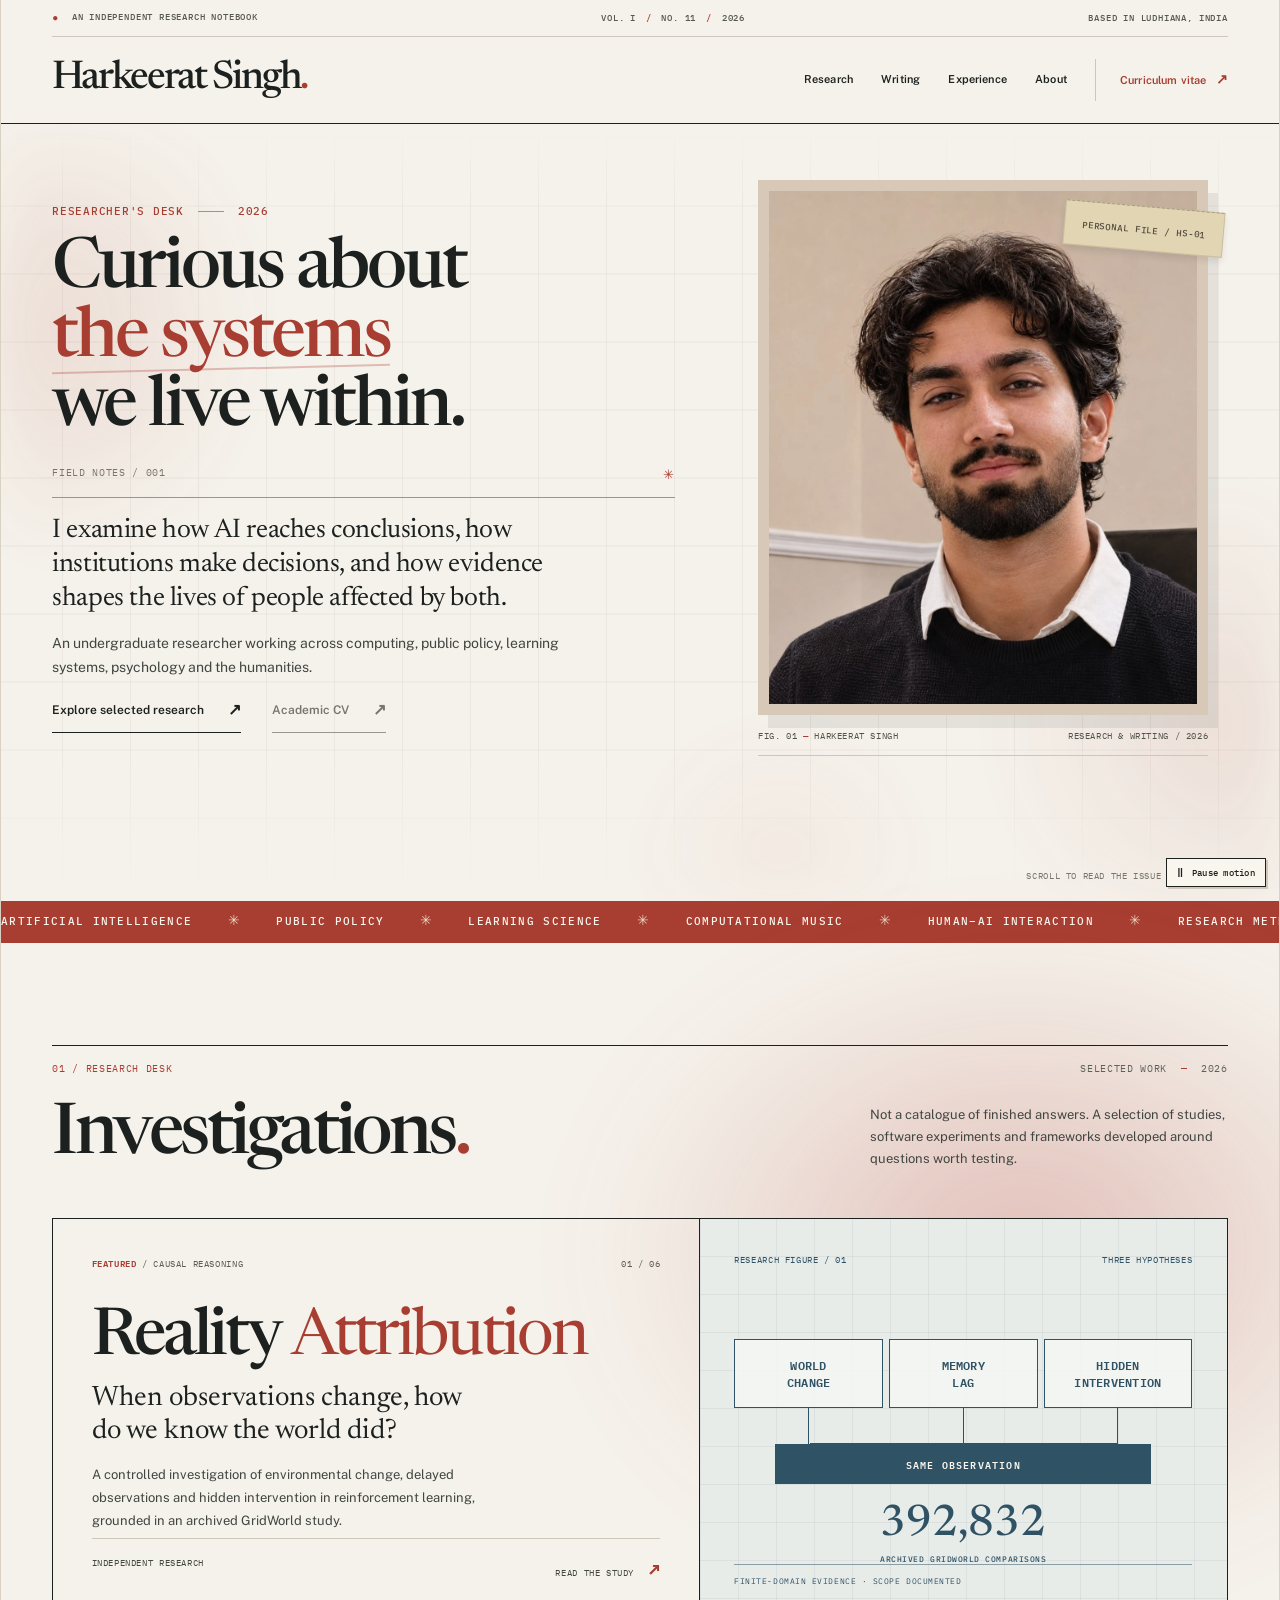
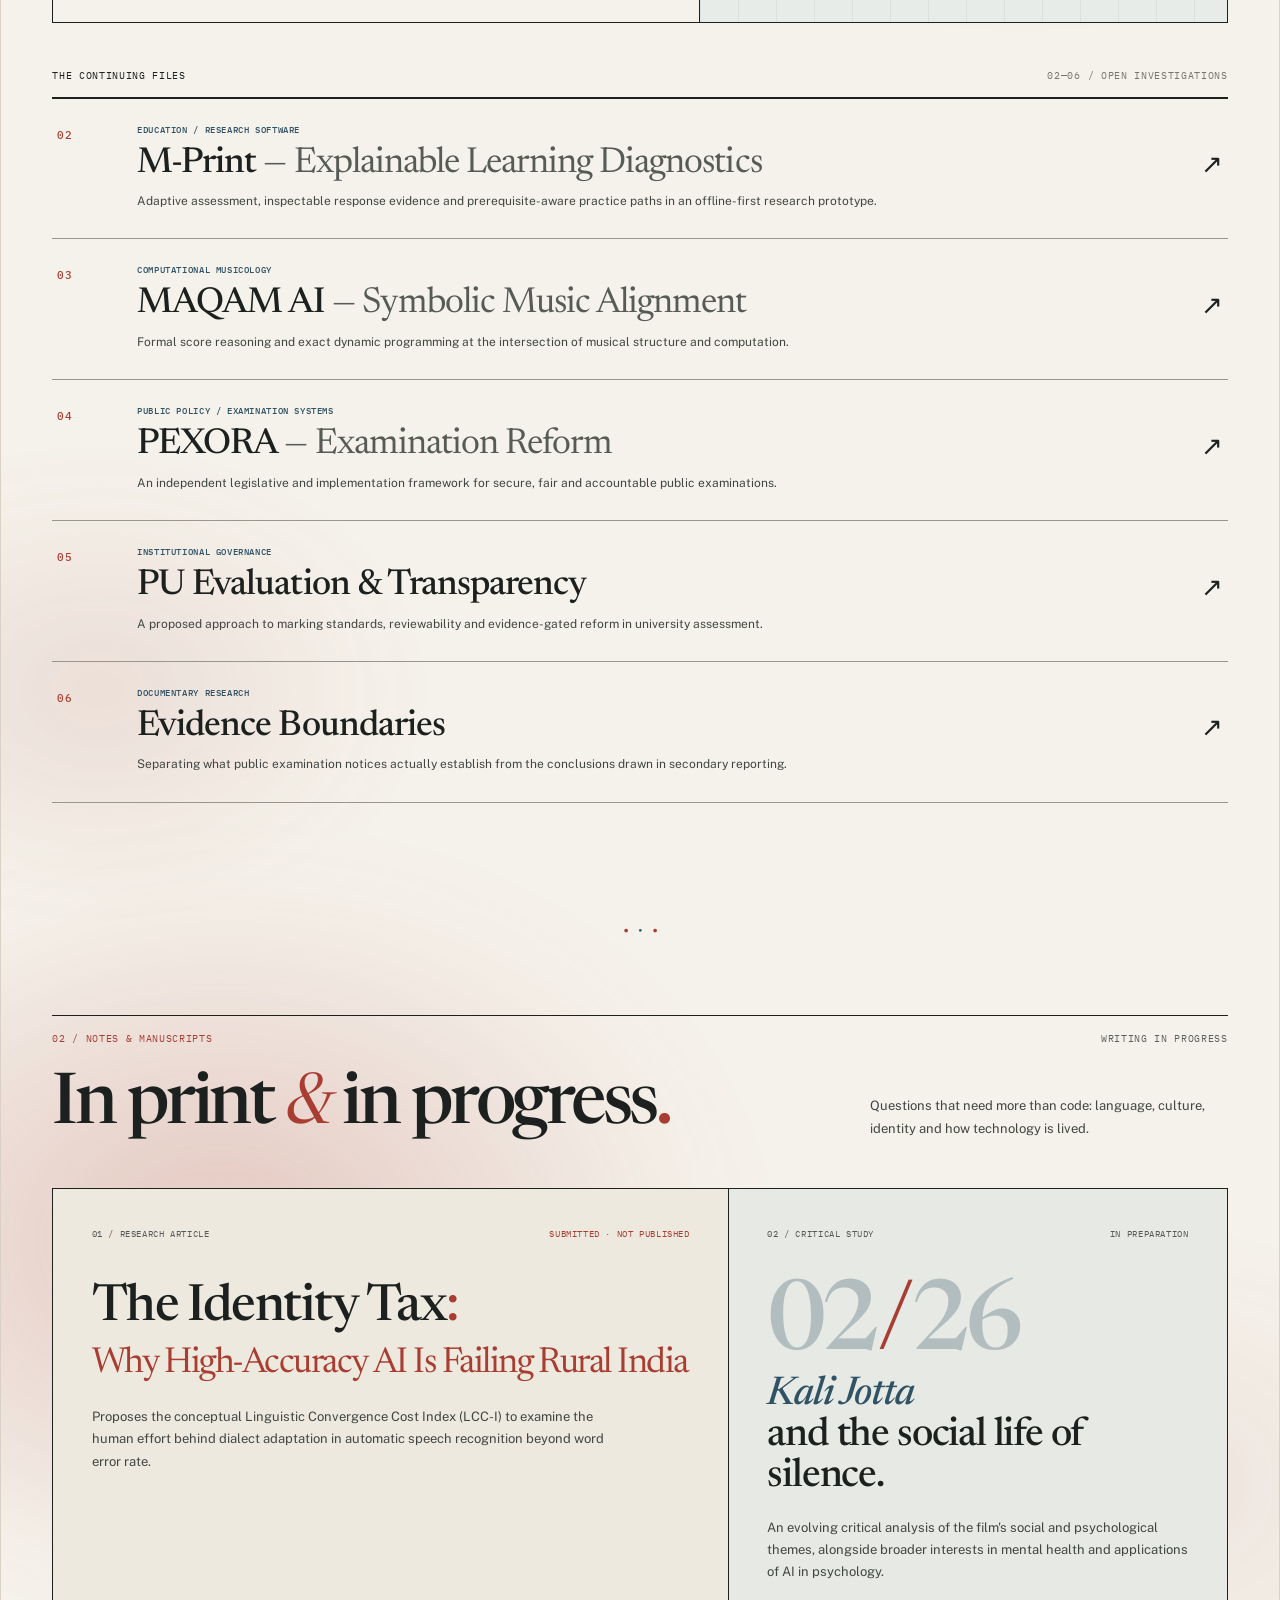
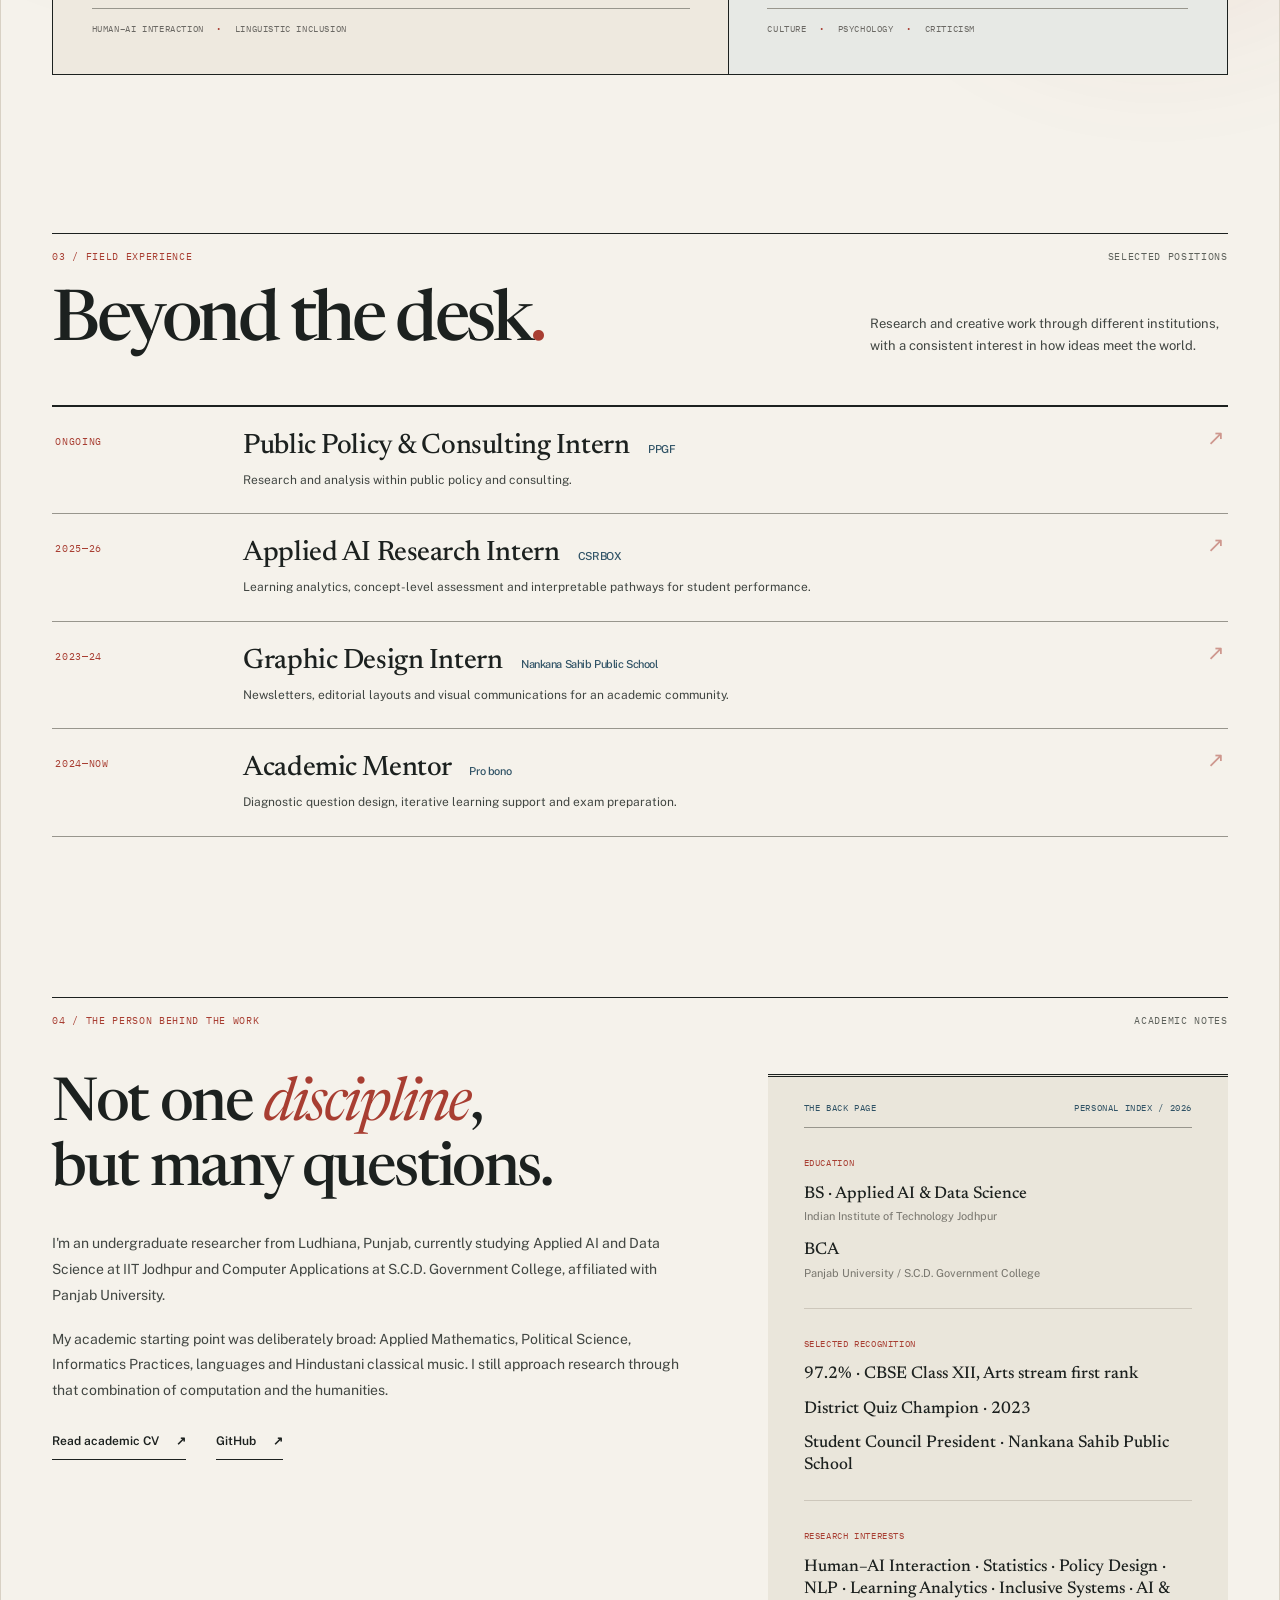
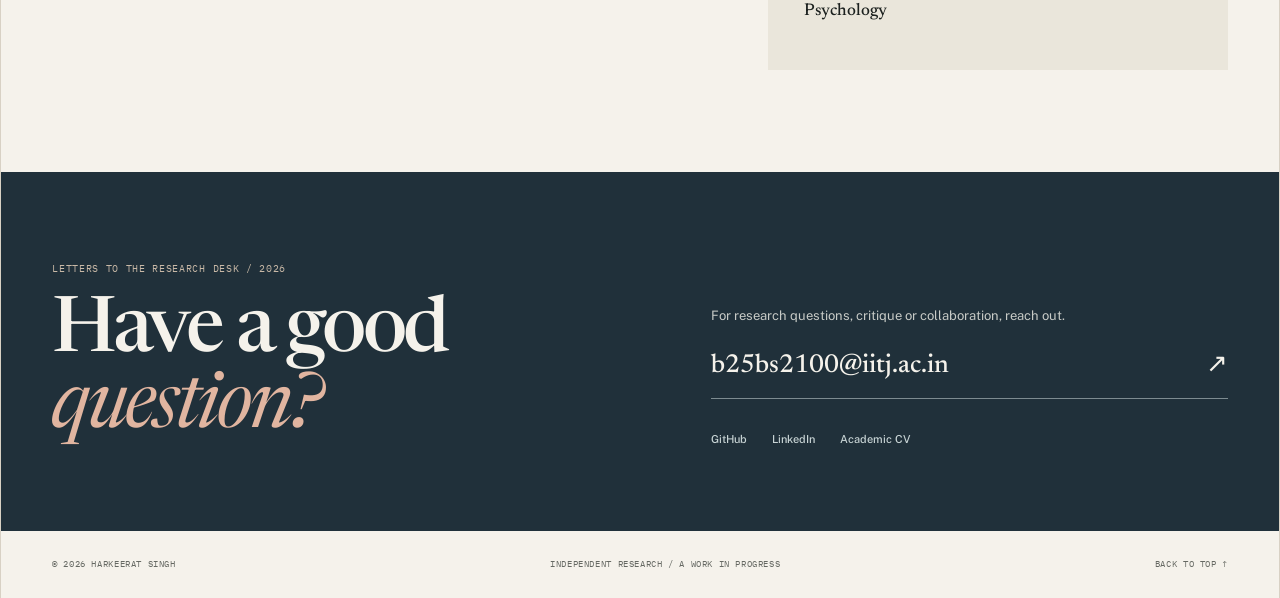
<file: docs/index.html>
<!doctype html>
<html lang="en">
<head>
  <meta charset="utf-8">
  <meta name="viewport" content="width=device-width,initial-scale=1">
  <meta name="theme-color" content="#f5f2eb">
  <meta name="description" content="Harkeerat Singh — undergraduate researcher working across artificial intelligence, human-centred systems, education, public policy and interdisciplinary scholarship.">
  <meta property="og:type" content="website">
  <meta property="og:title" content="Harkeerat Singh | Research, Writing & Public Systems">
  <meta property="og:description" content="Independent research at the intersection of computation and public life.">
  <title>Harkeerat Singh — Research, Writing & Public Systems</title>
  <link rel="icon" href="assets/icons/favicon.svg" type="image/svg+xml">
  <link rel="preconnect" href="https://fonts.googleapis.com">
  <link rel="preconnect" href="https://fonts.gstatic.com" crossorigin>
  <link href="https://fonts.googleapis.com/css2?family=IBM+Plex+Mono:wght@400;500;600&family=Newsreader:opsz,wght@6..72,400;6..72,500;6..72,600&family=Public+Sans:wght@400;500;600;700&display=swap" rel="stylesheet">
  <link rel="stylesheet" href="editorial.css?v=3">
  
  <script defer src="editorial.js?v=2"></script>
</head>
<body>
<a class="skip-link" href="#main">Skip to content</a>
<div class="reading-progress" role="presentation"><span id="scroll-progress"></span></div>
<div class="cursor" aria-hidden="true"><span class="cursor-inner"></span><span class="cursor-caption"></span></div>
<div class="paper-shell" id="top">
  <div class="edition-bar wrap" aria-label="Issue information">
    <span><span class="bullet-red">●</span> AN INDEPENDENT RESEARCH NOTEBOOK</span>
    <span class="issue-line">VOL. I <span class="slash">/</span> NO. 11 <span class="slash">/</span> 2026</span>
    <span>BASED IN LUDHIANA, INDIA</span>
  </div>
  <header class="site-header" id="site-header">
    <div class="masthead wrap">
      <a class="masthead-name" href="#top" aria-label="Harkeerat Singh — homepage">Harkeerat Singh<span class="masthead-mark">.</span></a>
      <nav class="desktop-nav" aria-label="Main navigation">
        <a href="#work">Research</a><a href="#writing">Writing</a><a href="#experience">Experience</a><a href="#about">About</a>
        <a class="nav-cv" href="assets/docs/Harkeerat_Singh_Detailed_CV.pdf" target="_blank" rel="noopener noreferrer">Curriculum vitae <span aria-hidden="true">↗</span></a>
      </nav>
      <button class="menu-toggle" type="button" aria-label="Open navigation" aria-expanded="false" aria-controls="mobile-nav"><span class="menu-label">Menu</span><span class="menu-lines"><i></i><i></i></span></button>
    </div>
    <nav class="mobile-nav" id="mobile-nav" aria-label="Mobile navigation" hidden>
      <a href="#work">Research <span>01</span></a><a href="#writing">Writing <span>02</span></a><a href="#experience">Experience <span>03</span></a><a href="#about">About <span>04</span></a><a href="assets/docs/Harkeerat_Singh_Detailed_CV.pdf" target="_blank" rel="noopener noreferrer">Academic CV <span>↗</span></a><a href="mailto:b25bs2100@iitj.ac.in">Contact <span>↗</span></a>
    </nav>
  </header>

  <main id="main">
    <section class="hero wrap" aria-labelledby="hero-heading">
      <div class="hero-copy">
        <div class="eyebrow reveal">RESEARCHER'S DESK <span class="short-line"></span> 2026</div>
        <h1 id="hero-heading" class="hero-heading reveal">Curious about<br><span class="word-emphasis">the systems</span><br>we live within.</h1>
        <div class="hero-rule reveal"><span>FIELD NOTES / 001</span><span aria-hidden="true">✳</span></div>
        <p class="hero-intro reveal">I examine how AI reaches conclusions, how institutions make decisions, and how evidence shapes the lives of people affected by both.</p>
        <p class="hero-support reveal">An undergraduate researcher working across computing, public policy, learning systems, psychology and the humanities.</p>
        <div class="hero-actions reveal"><a class="editorial-link" href="#work" data-cursor="READ">Explore selected research <span aria-hidden="true">↗</span></a><a class="editorial-link subdued" href="assets/docs/Harkeerat_Singh_Detailed_CV.pdf" target="_blank" rel="noopener noreferrer" data-cursor="OPEN">Academic CV <span aria-hidden="true">↗</span></a></div>
      </div>
      <div class="hero-portrait reveal">
        <div class="portrait-paper">
          <div class="portrait-border">
            <img src="assets/portrait.webp" alt="Portrait of Harkeerat Singh wearing a black jumper over a white collared shirt" width="1254" height="1254" fetchpriority="high" decoding="async">
          </div>
          <div class="photo-tape" aria-hidden="true"><span>PERSONAL FILE / HS-01</span></div>
        </div>
        <div class="photo-caption"><span>FIG. 01 <i>—</i> HARKEERAT SINGH</span><span>RESEARCH &amp; WRITING / 2026</span></div>
      </div>
      <div class="hero-bottom-note" aria-hidden="true"><span>SCROLL TO READ THE ISSUE</span><span class="downline"></span><span>↓</span></div>
    </section>

    <div class="news-tape" aria-label="Research areas: artificial intelligence, public policy, learning science, computational music, human-AI interaction, and research methods">
      <div class="news-tape-track" aria-hidden="true">
        <span>ARTIFICIAL INTELLIGENCE <b>✳</b> PUBLIC POLICY <b>✳</b> LEARNING SCIENCE <b>✳</b> COMPUTATIONAL MUSIC <b>✳</b> HUMAN–AI INTERACTION <b>✳</b> RESEARCH METHODS <b>✳</b></span>
        <span>ARTIFICIAL INTELLIGENCE <b>✳</b> PUBLIC POLICY <b>✳</b> LEARNING SCIENCE <b>✳</b> COMPUTATIONAL MUSIC <b>✳</b> HUMAN–AI INTERACTION <b>✳</b> RESEARCH METHODS <b>✳</b></span>
        <span>ARTIFICIAL INTELLIGENCE <b>✳</b> PUBLIC POLICY <b>✳</b> LEARNING SCIENCE <b>✳</b> COMPUTATIONAL MUSIC <b>✳</b> HUMAN–AI INTERACTION <b>✳</b> RESEARCH METHODS <b>✳</b></span>
      </div>
    </div>

    <section class="work section-pad wrap" id="work" aria-labelledby="work-title">
      <div class="section-cap reveal"><span>01 / RESEARCH DESK</span><span>SELECTED WORK <span class="sep">—</span> 2026</span></div>
      <div class="section-header reveal"><h2 id="work-title">Investigations<span class="serif-period">.</span></h2><p>Not a catalogue of finished answers. A selection of studies, software experiments and frameworks developed around questions worth testing.</p></div>

      <a href="case-studies/reality-attribution.html" class="cover-story reveal" data-cursor="VIEW" aria-label="Read Reality Attribution case study">
        <div class="cover-story-main"><div class="story-meta"><span><b>FEATURED</b> / CAUSAL REASONING</span><span>01 / 06</span></div>
          <h3>Reality <em>Attribution</em></h3>
          <p class="cover-story-question">When observations change, how do we know the world did?</p>
          <p class="cover-story-desc">A controlled investigation of environmental change, delayed observations and hidden intervention in reinforcement learning, grounded in an archived GridWorld study.</p>
          <div class="story-bottom"><span>INDEPENDENT RESEARCH</span><span>READ THE STUDY <b>↗</b></span></div>
        </div>
        <div class="cover-story-visual" aria-hidden="true">
          <div class="diagram-top"><span>RESEARCH FIGURE / 01</span><span>THREE HYPOTHESES</span></div>
          <div class="diagram-nodes"><span>WORLD<br>CHANGE</span><span>MEMORY<br>LAG</span><span>HIDDEN<br>INTERVENTION</span></div>
          <div class="diagram-lines"><i></i><i></i><i></i></div>
          <div class="diagram-outcome">SAME OBSERVATION</div>
          <div class="diagram-number">392,832<small>ARCHIVED GRIDWORLD COMPARISONS</small></div>
          <div class="diagram-footer">FINITE-DOMAIN EVIDENCE · SCOPE DOCUMENTED</div>
        </div>
      </a>

      <div class="story-index reveal"><span>THE CONTINUING FILES</span><span>02—06 / OPEN INVESTIGATIONS</span></div>
      <div class="stories">
        <a class="story-row reveal" href="case-studies/mprint.html" data-cursor="VIEW"><span class="index-number">02</span><div class="row-story"><div class="row-category">EDUCATION / RESEARCH SOFTWARE</div><h3>M-Print <span>— Explainable Learning Diagnostics</span></h3><p>Adaptive assessment, inspectable response evidence and prerequisite-aware practice paths in an offline-first research prototype.</p></div><span class="row-arrow" aria-hidden="true">↗</span></a>
        <a class="story-row reveal" href="case-studies/maqam-ai.html" data-cursor="VIEW"><span class="index-number">03</span><div class="row-story"><div class="row-category">COMPUTATIONAL MUSICOLOGY</div><h3>MAQAM AI <span>— Symbolic Music Alignment</span></h3><p>Formal score reasoning and exact dynamic programming at the intersection of musical structure and computation.</p></div><span class="row-arrow" aria-hidden="true">↗</span></a>
        <a class="story-row reveal" href="case-studies/pexora.html" data-cursor="VIEW"><span class="index-number">04</span><div class="row-story"><div class="row-category">PUBLIC POLICY / EXAMINATION SYSTEMS</div><h3>PEXORA <span>— Examination Reform</span></h3><p>An independent legislative and implementation framework for secure, fair and accountable public examinations.</p></div><span class="row-arrow" aria-hidden="true">↗</span></a>
        <a class="story-row reveal" href="case-studies/pu-evaluation.html" data-cursor="VIEW"><span class="index-number">05</span><div class="row-story"><div class="row-category">INSTITUTIONAL GOVERNANCE</div><h3>PU Evaluation &amp; Transparency</h3><p>A proposed approach to marking standards, reviewability and evidence-gated reform in university assessment.</p></div><span class="row-arrow" aria-hidden="true">↗</span></a>
        <a class="story-row reveal" href="case-studies/evidence-boundaries.html" data-cursor="VIEW"><span class="index-number">06</span><div class="row-story"><div class="row-category">DOCUMENTARY RESEARCH</div><h3>Evidence Boundaries</h3><p>Separating what public examination notices actually establish from the conclusions drawn in secondary reporting.</p></div><span class="row-arrow" aria-hidden="true">↗</span></a>
      </div>
    </section>

    <div class="edition-divider" aria-hidden="true"><span>•</span><span>•</span><span>•</span></div>

    <section class="writing section-pad wrap" id="writing" aria-labelledby="writing-title">
      <div class="section-cap reveal"><span>02 / NOTES &amp; MANUSCRIPTS</span><span>WRITING IN PROGRESS</span></div>
      <div class="section-header reveal"><h2 id="writing-title">In print <span class="and-mark">&amp;</span> in progress<span class="serif-period">.</span></h2><p>Questions that need more than code: language, culture, identity and how technology is lived.</p></div>
      <div class="writing-columns">
        <article class="writing-feature reveal"><div class="writing-label"><span>01 / RESEARCH ARTICLE</span><span class="publication-status">SUBMITTED · NOT PUBLISHED</span></div><h3>The Identity Tax<span class="title-colon">:</span><br><em>Why High-Accuracy AI Is Failing Rural India</em></h3><p>Proposes the conceptual Linguistic Convergence Cost Index (LCC-I) to examine the human effort behind dialect adaptation in automatic speech recognition beyond word error rate.</p><span class="writing-foot">HUMAN–AI INTERACTION <b>·</b> LINGUISTIC INCLUSION</span></article>
        <article class="writing-side reveal"><div class="writing-label"><span>02 / CRITICAL STUDY</span><span>IN PREPARATION</span></div><div class="writing-issue-no">02<span>/</span>26</div><h3><em>Kali Jotta</em><br>and the social life of silence.</h3><p>An evolving critical analysis of the film's social and psychological themes, alongside broader interests in mental health and applications of AI in psychology.</p><span class="writing-foot">CULTURE <b>·</b> PSYCHOLOGY <b>·</b> CRITICISM</span></article>
      </div>
    </section>

    <section class="experience section-pad wrap" id="experience" aria-labelledby="experience-title">
      <div class="section-cap reveal"><span>03 / FIELD EXPERIENCE</span><span>SELECTED POSITIONS</span></div>
      <div class="section-header reveal"><h2 id="experience-title">Beyond the desk<span class="serif-period">.</span></h2><p>Research and creative work through different institutions, with a consistent interest in how ideas meet the world.</p></div>
      <div class="experience-ledger">
        <div class="ledger-row reveal"><span class="ledger-date">ONGOING</span><div><h3>Public Policy &amp; Consulting Intern <small>PPGF</small></h3><p>Research and analysis within public policy and consulting.</p></div><span class="ledger-symbol" aria-hidden="true">↗</span></div>
        <div class="ledger-row reveal"><span class="ledger-date">2025—26</span><div><h3>Applied AI Research Intern <small>CSRBOX</small></h3><p>Learning analytics, concept-level assessment and interpretable pathways for student performance.</p></div><span class="ledger-symbol" aria-hidden="true">↗</span></div>
        <div class="ledger-row reveal"><span class="ledger-date">2023—24</span><div><h3>Graphic Design Intern <small>Nankana Sahib Public School</small></h3><p>Newsletters, editorial layouts and visual communications for an academic community.</p></div><span class="ledger-symbol" aria-hidden="true">↗</span></div>
        <div class="ledger-row reveal"><span class="ledger-date">2024—NOW</span><div><h3>Academic Mentor <small>Pro bono</small></h3><p>Diagnostic question design, iterative learning support and exam preparation.</p></div><span class="ledger-symbol" aria-hidden="true">↗</span></div>
      </div>
    </section>

    <section class="about section-pad wrap" id="about" aria-labelledby="about-title">
      <div class="section-cap reveal"><span>04 / THE PERSON BEHIND THE WORK</span><span>ACADEMIC NOTES</span></div>
      <div class="about-columns">
        <div class="about-primary reveal"><h2 id="about-title">Not one <em>discipline</em>,<br>but many questions.</h2><p>I'm an undergraduate researcher from Ludhiana, Punjab, currently studying Applied AI and Data Science at IIT Jodhpur and Computer Applications at S.C.D. Government College, affiliated with Panjab University.</p><p>My academic starting point was deliberately broad: Applied Mathematics, Political Science, Informatics Practices, languages and Hindustani classical music. I still approach research through that combination of computation and the humanities.</p><div class="about-links"><a href="assets/docs/Harkeerat_Singh_Detailed_CV.pdf" target="_blank" rel="noopener noreferrer" data-cursor="OPEN">Read academic CV <span aria-hidden="true">↗</span></a><a href="https://github.com/iharkeerat" target="_blank" rel="noopener noreferrer">GitHub <span aria-hidden="true">↗</span></a></div></div>
        <aside class="about-side reveal"><div class="about-side-heading"><span>THE BACK PAGE</span><span>PERSONAL INDEX / 2026</span></div><div class="fact-block"><span>EDUCATION</span><p>BS · Applied AI &amp; Data Science<br><small>Indian Institute of Technology Jodhpur</small></p><p>BCA<br><small>Panjab University / S.C.D. Government College</small></p></div><div class="fact-block"><span>SELECTED RECOGNITION</span><p>97.2% · CBSE Class XII, Arts stream first rank</p><p>District Quiz Champion · 2023</p><p>Student Council President · Nankana Sahib Public School</p></div><div class="fact-block"><span>RESEARCH INTERESTS</span><p>Human–AI Interaction · Statistics · Policy Design · NLP · Learning Analytics · Inclusive Systems · AI &amp; Psychology</p></div></aside>
      </div>
    </section>

    <section class="closing-band" aria-labelledby="contact-title"><div class="wrap closing-inner"><div><span class="closing-kicker">LETTERS TO THE RESEARCH DESK / 2026</span><h2 id="contact-title">Have a good<br><em>question?</em></h2></div><div class="closing-right"><p>For research questions, critique or collaboration, reach out.</p><a class="contact-email" href="mailto:b25bs2100@iitj.ac.in" data-cursor="MAIL">b25bs2100@iitj.ac.in <span aria-hidden="true">↗</span></a><div class="footer-social"><a href="https://github.com/iharkeerat" target="_blank" rel="noopener noreferrer">GitHub</a><a href="https://www.linkedin.com/in/harkeeratsingh01/" target="_blank" rel="noopener noreferrer">LinkedIn</a><a href="assets/docs/Harkeerat_Singh_Detailed_CV.pdf" target="_blank" rel="noopener noreferrer">Academic CV</a></div></div></div></section>
  </main>
  <footer class="site-footer wrap"><span>© 2026 HARKEERAT SINGH</span><span>INDEPENDENT RESEARCH / A WORK IN PROGRESS</span><a href="#top">BACK TO TOP ↑</a></footer>
</div>
<button class="motion-toggle" type="button" aria-pressed="false" aria-label="Pause animations"><span class="motion-icon">Ⅱ</span><span class="motion-text">Pause motion</span></button>
</body>
</html>
</file>
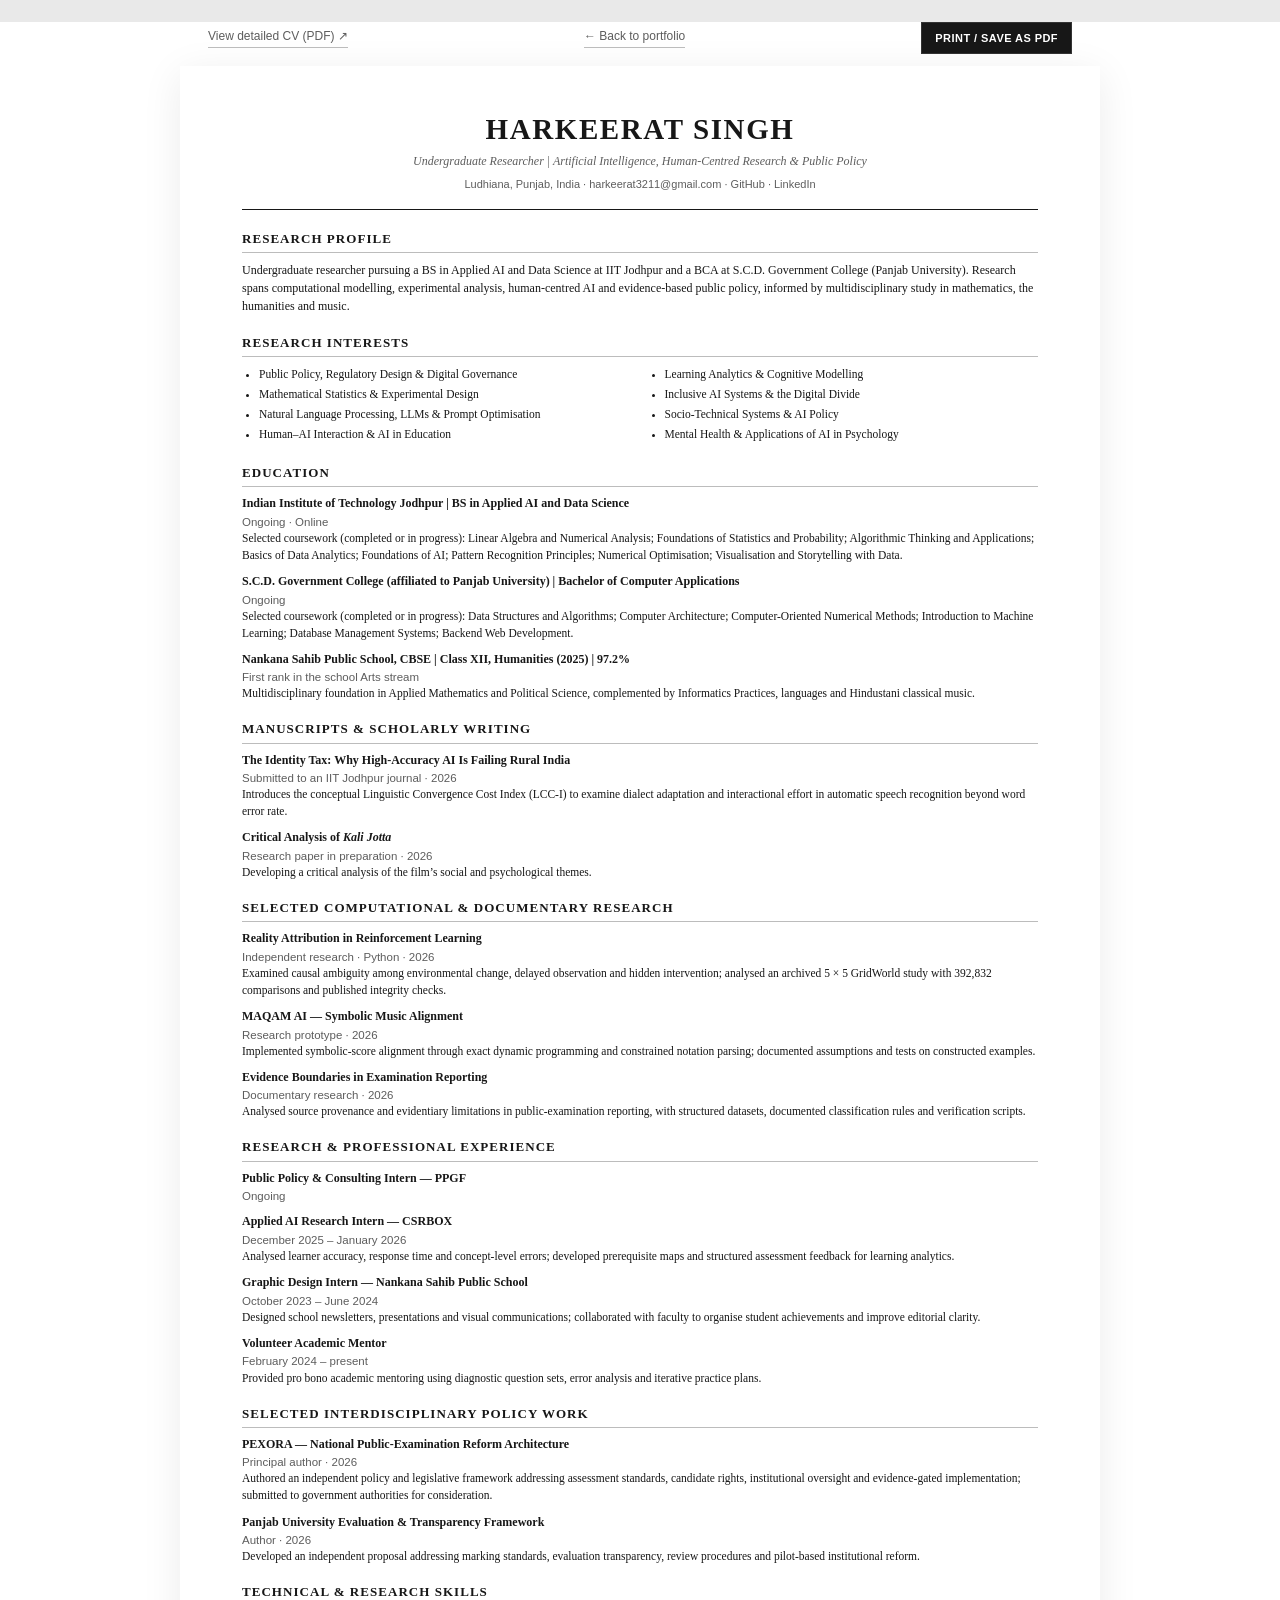
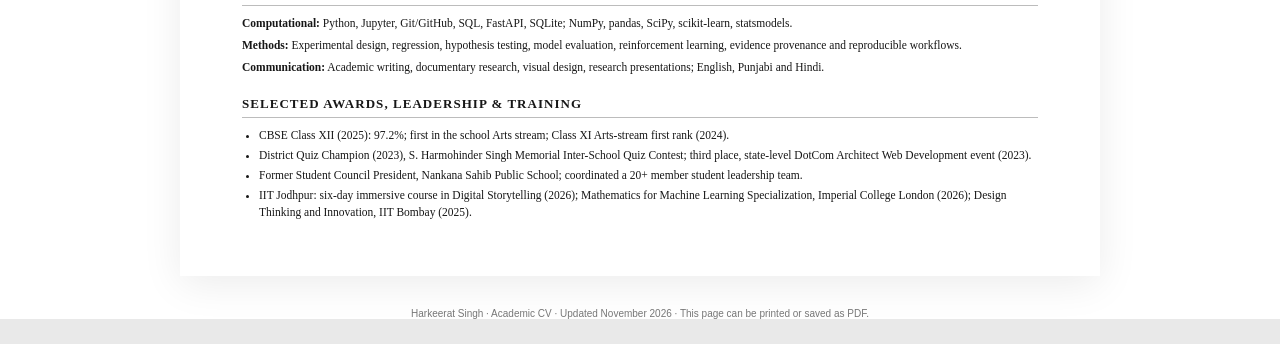
<file: docs/cv.html>
<!doctype html>
<html lang="en">
<head>
<meta charset="utf-8">
<meta name="viewport" content="width=device-width,initial-scale=1">
<meta name="description" content="Academic CV of Harkeerat Singh, undergraduate researcher in applied AI, human-centred research and public policy.">
<title>Harkeerat Singh — Academic CV</title>
<style>
:root{color-scheme:light;--ink:#171717;--muted:#5d5d5d;--rule:#bcbcbc;--paper:#fff;--soft:#f4f4f4}
*{box-sizing:border-box}
html{background:#e9e9e9;scroll-behavior:smooth}
body{margin:0;background:var(--paper);color:var(--ink);font-family:Georgia,"Times New Roman",serif;line-height:1.48}
.toolbar{max-width:920px;margin:22px auto 12px;padding:0 28px;display:flex;justify-content:space-between;align-items:center;font:12px/1.4 Arial,sans-serif;color:var(--muted)}
.toolbar a{color:inherit;text-decoration:none;border-bottom:1px solid var(--rule);padding-bottom:2px}
.toolbar button{border:1px solid #333;background:#171717;color:#fff;padding:9px 13px;font:600 11px Arial,sans-serif;letter-spacing:.04em;cursor:pointer}
main{max-width:920px;margin:0 auto 32px;padding:48px 62px 52px;background:#fff;box-shadow:0 8px 38px rgba(0,0,0,.08)}
header{text-align:center;border-bottom:1.5px solid var(--ink);padding-bottom:16px;margin-bottom:21px}
h1{font-size:29px;line-height:1.1;letter-spacing:.055em;margin:0 0 7px}
.subtitle{font-size:12px;font-style:italic;color:var(--muted);margin:0 0 5px}
.contact{font:11px/1.6 Arial,sans-serif;color:var(--muted);margin:0}
.contact a{color:inherit;text-decoration:none}
section{margin:19px 0 0}
h2{font-size:13px;line-height:1.25;text-transform:uppercase;letter-spacing:.08em;border-bottom:1px solid var(--rule);padding-bottom:5px;margin:0 0 9px}
p{margin:0 0 6px;font-size:12px}
ul{margin:4px 0 0;padding-left:17px}
li{font-size:11.5px;margin:0 0 3px}
.interests{columns:2;column-gap:32px}
.interests li{break-inside:avoid}
.entry{margin:0 0 10px;break-inside:avoid}
.entry h3{font-size:12px;line-height:1.3;margin:0 0 2px;font-weight:700}
.meta{font:10.5px/1.4 Arial,sans-serif;color:var(--muted);margin:0 0 3px}
.entry p{font-size:11.5px;margin:0}
.skills p{font-size:11.5px;margin:0 0 5px}
.page-break{break-before:page}
a{color:inherit}
footer{max-width:920px;margin:0 auto 25px;padding:0 28px;color:#777;font:10px Arial,sans-serif;text-align:center}
@media(max-width:700px){main{margin:0;padding:34px 22px 40px}.toolbar{padding:0 18px;margin:14px auto 10px}.interests{columns:1}h1{font-size:25px}}
@media print{
 @page{size:A4;margin:14mm 15mm}
 html,body{background:#fff}
 .toolbar,footer{display:none!important}
 main{max-width:none;margin:0;padding:0;box-shadow:none}
 section{margin-top:15px}
 h2{font-size:11.5px}
 p{font-size:10.5px}
 li{font-size:10.2px}
 .entry h3{font-size:10.8px}
 .entry p{font-size:10.2px}
 .meta{font-size:9.4px}
 .page-break{break-before:page}
}
</style>
</head>
<body>
<div class="toolbar"><a href="assets/docs/Harkeerat_Singh_Detailed_CV.pdf" target="_blank" rel="noopener noreferrer">View detailed CV (PDF) ↗</a> <a href="index.html">← Back to portfolio</a><button type="button" onclick="window.print()">PRINT / SAVE AS PDF</button></div>
<main>
<header>
<h1>HARKEERAT SINGH</h1>
<p class="subtitle">Undergraduate Researcher | Artificial Intelligence, Human-Centred Research &amp; Public Policy</p>
<p class="contact">Ludhiana, Punjab, India · <a href="mailto:harkeerat3211@gmail.com">harkeerat3211@gmail.com</a> · <a href="https://github.com/iharkeerat">GitHub</a> · <a href="https://www.linkedin.com/in/harkeeratsingh01/">LinkedIn</a></p>
</header>
<section>
<h2>Research Profile</h2>
<p>Undergraduate researcher pursuing a BS in Applied AI and Data Science at IIT Jodhpur and a BCA at S.C.D. Government College (Panjab University). Research spans computational modelling, experimental analysis, human-centred AI and evidence-based public policy, informed by multidisciplinary study in mathematics, the humanities and music.</p>
</section>
<section>
<h2>Research Interests</h2>
<ul class="interests">
<li>Public Policy, Regulatory Design &amp; Digital Governance</li>
<li>Mathematical Statistics &amp; Experimental Design</li>
<li>Natural Language Processing, LLMs &amp; Prompt Optimisation</li>
<li>Human–AI Interaction &amp; AI in Education</li>
<li>Learning Analytics &amp; Cognitive Modelling</li>
<li>Inclusive AI Systems &amp; the Digital Divide</li>
<li>Socio-Technical Systems &amp; AI Policy</li>
<li>Mental Health &amp; Applications of AI in Psychology</li>
</ul>
</section>
<section>
<h2>Education</h2>
<div class="entry">
<h3>Indian Institute of Technology Jodhpur | BS in Applied AI and Data Science</h3>
<p class="meta">Ongoing · Online</p>
<p>Selected coursework (completed or in progress): Linear Algebra and Numerical Analysis; Foundations of Statistics and Probability; Algorithmic Thinking and Applications; Basics of Data Analytics; Foundations of AI; Pattern Recognition Principles; Numerical Optimisation; Visualisation and Storytelling with Data.</p>
</div>
<div class="entry">
<h3>S.C.D. Government College (affiliated to Panjab University) | Bachelor of Computer Applications</h3>
<p class="meta">Ongoing</p>
<p>Selected coursework (completed or in progress): Data Structures and Algorithms; Computer Architecture; Computer-Oriented Numerical Methods; Introduction to Machine Learning; Database Management Systems; Backend Web Development.</p>
</div>
<div class="entry">
<h3>Nankana Sahib Public School, CBSE | Class XII, Humanities (2025) | 97.2%</h3>
<p class="meta">First rank in the school Arts stream</p>
<p>Multidisciplinary foundation in Applied Mathematics and Political Science, complemented by Informatics Practices, languages and Hindustani classical music.</p>
</div>
</section>
<section>
<h2>Manuscripts &amp; Scholarly Writing</h2>
<div class="entry">
<h3>The Identity Tax: Why High-Accuracy AI Is Failing Rural India</h3>
<p class="meta">Submitted to an IIT Jodhpur journal · 2026</p>
<p>Introduces the conceptual Linguistic Convergence Cost Index (LCC-I) to examine dialect adaptation and interactional effort in automatic speech recognition beyond word error rate.</p>
</div>
<div class="entry">
<h3>Critical Analysis of <em>Kali Jotta</em></h3>
<p class="meta">Research paper in preparation · 2026</p>
<p>Developing a critical analysis of the film’s social and psychological themes.</p>
</div>
</section>
<section>
<h2>Selected Computational &amp; Documentary Research</h2>
<div class="entry">
<h3>Reality Attribution in Reinforcement Learning</h3>
<p class="meta">Independent research · Python · 2026</p>
<p>Examined causal ambiguity among environmental change, delayed observation and hidden intervention; analysed an archived 5 × 5 GridWorld study with 392,832 comparisons and published integrity checks.</p>
</div>
<div class="entry">
<h3>MAQAM AI — Symbolic Music Alignment</h3>
<p class="meta">Research prototype · 2026</p>
<p>Implemented symbolic-score alignment through exact dynamic programming and constrained notation parsing; documented assumptions and tests on constructed examples.</p>
</div>
<div class="entry">
<h3>Evidence Boundaries in Examination Reporting</h3>
<p class="meta">Documentary research · 2026</p>
<p>Analysed source provenance and evidentiary limitations in public-examination reporting, with structured datasets, documented classification rules and verification scripts.</p>
</div>
</section>
<div class="page-break"></div>
<section>
<h2>Research &amp; Professional Experience</h2>
<div class="entry">
<h3>Public Policy &amp; Consulting Intern — PPGF</h3>
<p class="meta">Ongoing</p>
</div>
<div class="entry">
<h3>Applied AI Research Intern — CSRBOX</h3>
<p class="meta">December 2025 – January 2026</p>
<p>Analysed learner accuracy, response time and concept-level errors; developed prerequisite maps and structured assessment feedback for learning analytics.</p>
</div>
<div class="entry">
<h3>Graphic Design Intern — Nankana Sahib Public School</h3>
<p class="meta">October 2023 – June 2024</p>
<p>Designed school newsletters, presentations and visual communications; collaborated with faculty to organise student achievements and improve editorial clarity.</p>
</div>
<div class="entry">
<h3>Volunteer Academic Mentor</h3>
<p class="meta">February 2024 – present</p>
<p>Provided pro bono academic mentoring using diagnostic question sets, error analysis and iterative practice plans.</p>
</div>
</section>
<section>
<h2>Selected Interdisciplinary Policy Work</h2>
<div class="entry">
<h3>PEXORA — National Public-Examination Reform Architecture</h3>
<p class="meta">Principal author · 2026</p>
<p>Authored an independent policy and legislative framework addressing assessment standards, candidate rights, institutional oversight and evidence-gated implementation; submitted to government authorities for consideration.</p>
</div>
<div class="entry">
<h3>Panjab University Evaluation &amp; Transparency Framework</h3>
<p class="meta">Author · 2026</p>
<p>Developed an independent proposal addressing marking standards, evaluation transparency, review procedures and pilot-based institutional reform.</p>
</div>
</section>
<section class="skills">
<h2>Technical &amp; Research Skills</h2>
<p><strong>Computational:</strong> Python, Jupyter, Git/GitHub, SQL, FastAPI, SQLite; NumPy, pandas, SciPy, scikit-learn, statsmodels.</p>
<p><strong>Methods:</strong> Experimental design, regression, hypothesis testing, model evaluation, reinforcement learning, evidence provenance and reproducible workflows.</p>
<p><strong>Communication:</strong> Academic writing, documentary research, visual design, research presentations; English, Punjabi and Hindi.</p>
</section>
<section>
<h2>Selected Awards, Leadership &amp; Training</h2>
<ul>
<li>CBSE Class XII (2025): 97.2%; first in the school Arts stream; Class XI Arts-stream first rank (2024).</li>
<li>District Quiz Champion (2023), S. Harmohinder Singh Memorial Inter-School Quiz Contest; third place, state-level DotCom Architect Web Development event (2023).</li>
<li>Former Student Council President, Nankana Sahib Public School; coordinated a 20+ member student leadership team.</li>
<li>IIT Jodhpur: six-day immersive course in Digital Storytelling (2026); Mathematics for Machine Learning Specialization, Imperial College London (2026); Design Thinking and Innovation, IIT Bombay (2025).</li>
</ul>
</section>
</main>
<footer>Harkeerat Singh · Academic CV · Updated November 2026 · This page can be printed or saved as PDF.</footer>
</body>
</html>
</file>
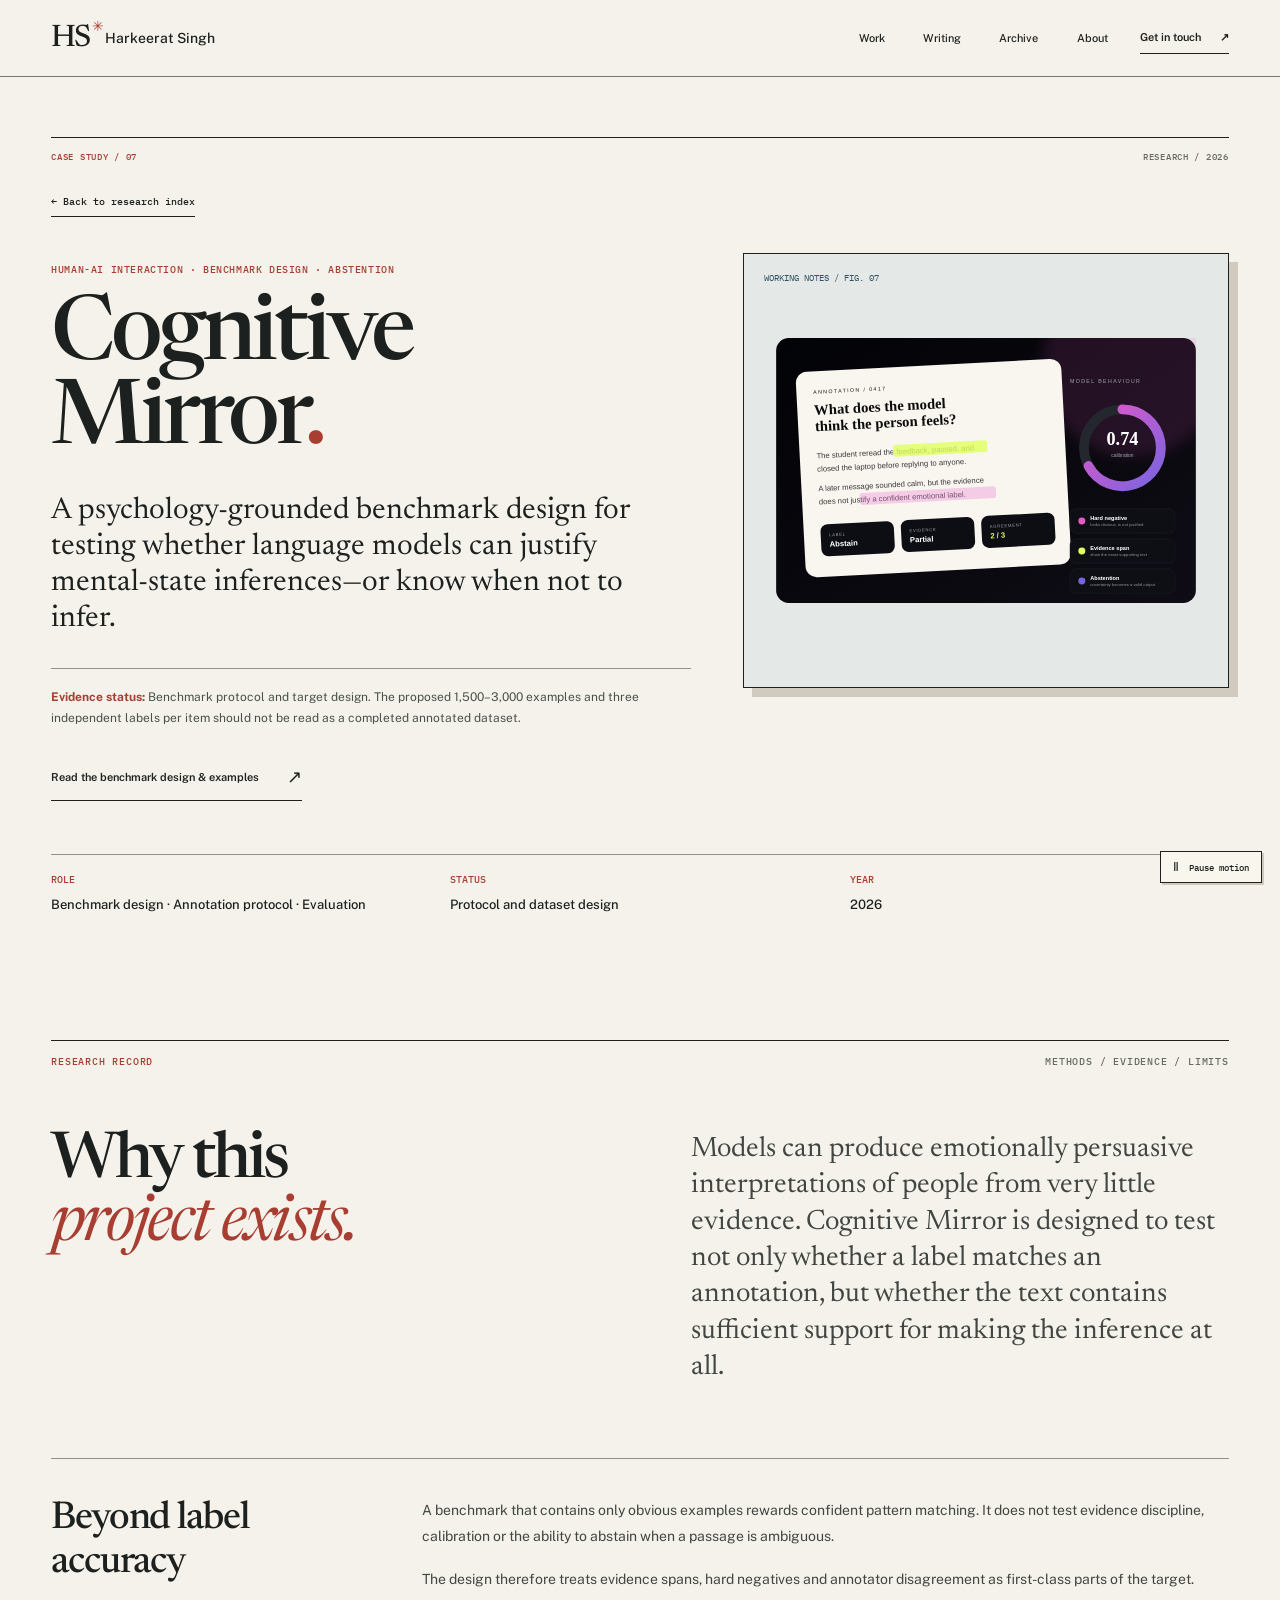
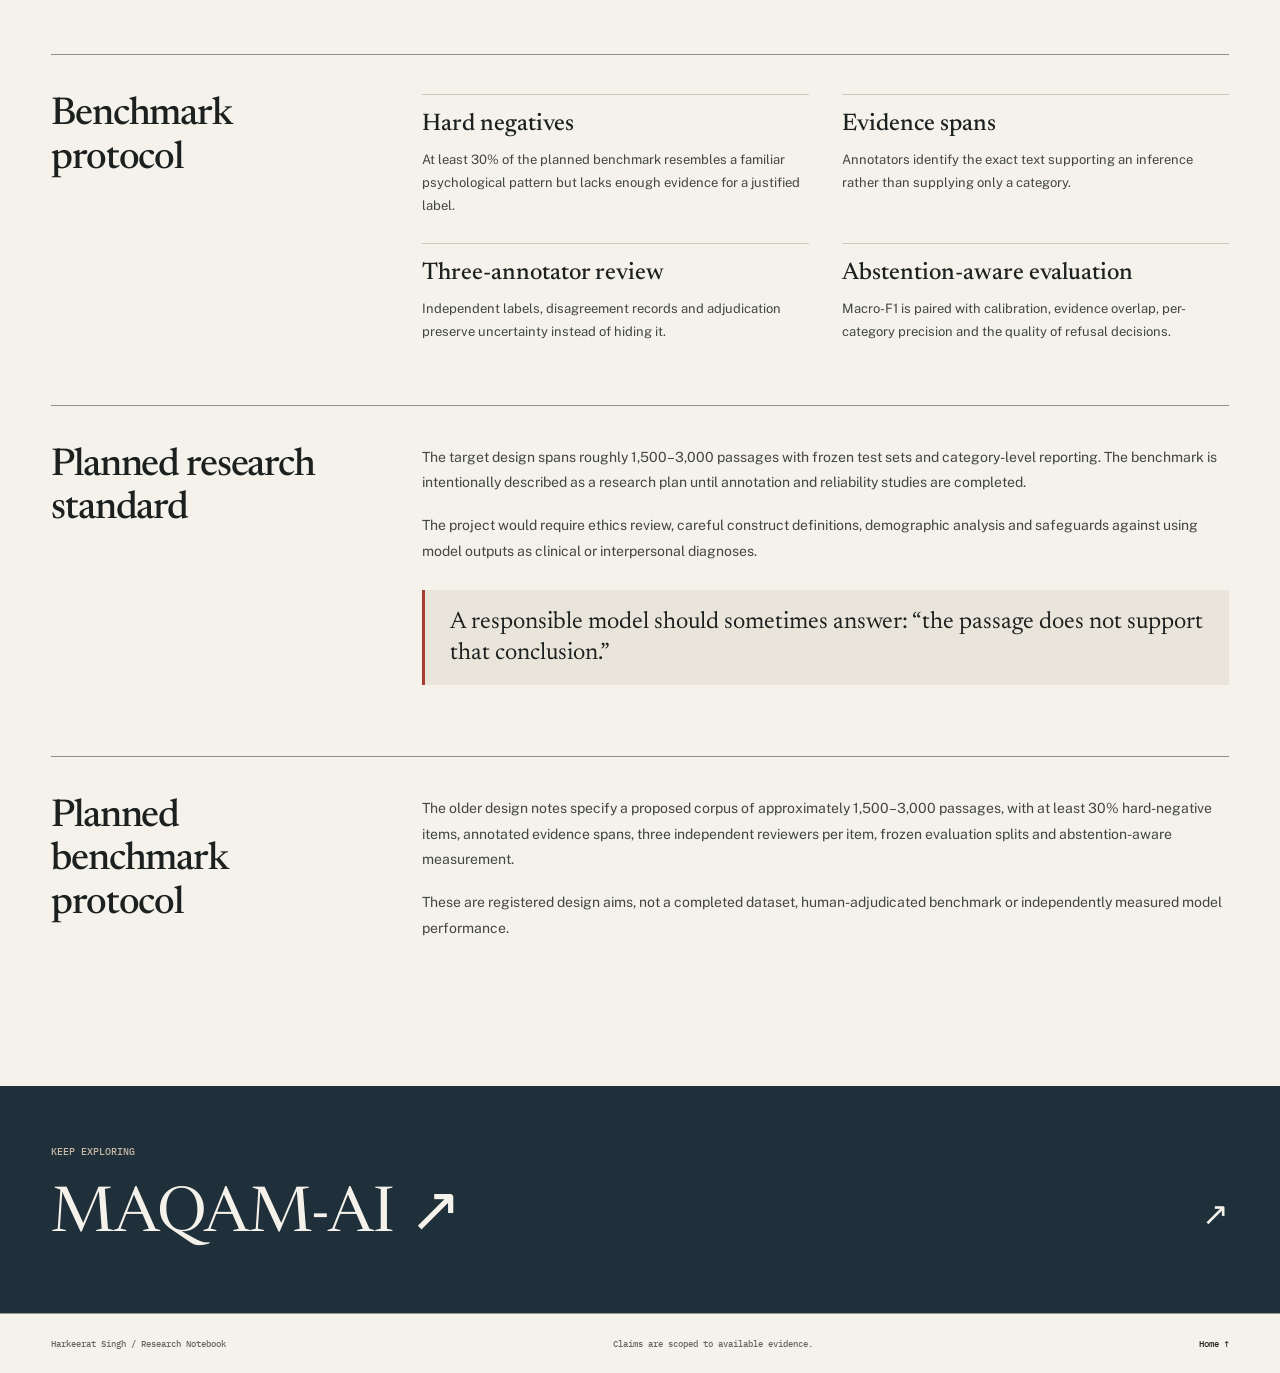
<file: docs/case-studies/cognitive-mirror.html>
<!doctype html><html lang="en"><head><meta charset="utf-8"><meta name="viewport" content="width=device-width,initial-scale=1"><meta name="theme-color" content="#f5f2eb"><meta name="description" content="A psychology-grounded benchmark design for testing whether language models can justify mental-state inferences—or know when not to infer."><title>Cognitive Mirror — Harkeerat Singh</title><link rel="icon" href="../assets/icons/favicon.svg" type="image/svg+xml"><link rel="preconnect" href="https://fonts.googleapis.com"><link rel="preconnect" href="https://fonts.gstatic.com" crossorigin><link href="https://fonts.googleapis.com/css2?family=IBM+Plex+Mono:wght@400;500;600&amp;family=Newsreader:opsz,wght@6..72,400;6..72,500;6..72,600&amp;family=Public+Sans:wght@400;500;600;700&amp;display=swap" rel="stylesheet"><link rel="stylesheet" href="../studio.css"><link rel="stylesheet" href="../press-v10.css?v=12"><script defer src="../studio.js"></script><link rel="stylesheet" href="../case-newsroom.css?v=1"></head><body class="case-page"><a href="#case-content" class="skip-link">Skip to content</a><div class="progress" aria-hidden="true"><span></span></div><header class="header" id="header"><a class="logo" href="../index.html" aria-label="Return to Harkeerat Singh homepage"><span class="logo-mark">HS<span class="logo-star">✳</span></span><span class="logo-name">Harkeerat Singh</span></a><nav class="desktop-nav" aria-label="Main navigation"><a href="../index.html#work">Work</a><a href="../index.html#writing">Writing</a><a href="../index.html#archive">Archive</a><a href="../index.html#about">About</a></nav><div class="nav-end"><a href="../index.html#contact" class="nav-contact">Get in touch <span>↗</span></a><button class="menu-button" type="button" aria-label="Open navigation" aria-expanded="false" aria-controls="mobile-nav"><span></span><span></span></button></div></header><nav class="mobile-nav" id="mobile-nav" aria-label="Mobile navigation" hidden><a href="../index.html#work">Work</a><a href="../index.html#writing">Writing</a><a href="../index.html#archive">Archive</a><a href="../index.html#about">About</a><a href="../index.html#contact">Contact</a></nav><main id="case-content"><section class="study-hero"><div class="section-meta"><span>CASE STUDY / 07</span><span>RESEARCH / 2026</span></div><a class="study-return" href="../index.html#work">← Back to research index</a><div class="study-intro"><div><p class="eyebrow">Human-AI interaction · Benchmark design · Abstention</p><h1>Cognitive Mirror<span class="title-punct">.</span></h1><p class="study-deck">A psychology-grounded benchmark design for testing whether language models can justify mental-state inferences—or know when not to infer.</p><div class="study-status"><div class="case-status-line"><strong>Evidence status:</strong> Benchmark protocol and target design. The proposed 1,500–3,000 examples and three independent labels per item should not be read as a completed annotated dataset.</div></div><div class="study-links"><a href="https://github.com/iharkeerat/cognitive-mirror-benchmark" target="_blank" rel="noopener noreferrer">Read the benchmark design & examples <span aria-hidden="true">↗</span></a></div></div><div class="study-art"><div class="study-art-label">WORKING NOTES / FIG. 07</div><img src="../assets/images/cognitive-mirror.svg" alt="Cognitive Mirror evidence span and calibration visual"></div></div><div class="study-meta"><div><span>Role</span><strong>Benchmark design · Annotation protocol · Evaluation</strong></div><div><span>Status</span><strong>Protocol and dataset design</strong></div><div><span>Year</span><strong>2026</strong></div></div></section><section class="study-body"><div class="section-meta"><span>RESEARCH RECORD</span><span>METHODS / EVIDENCE / LIMITS</span></div><section class="case-intro reveal-up"><h2>Why this<br/><em style="font-family:var(--serif);color:var(--case-accent);font-weight:500">project exists.</em></h2><p>Models can produce emotionally persuasive interpretations of people from very little evidence. Cognitive Mirror is designed to test not only whether a label matches an annotation, but whether the text contains sufficient support for making the inference at all.</p></section><section class="case-section"><h2>Beyond label accuracy</h2><div class="case-section-body"><p>A benchmark that contains only obvious examples rewards confident pattern matching. It does not test evidence discipline, calibration or the ability to abstain when a passage is ambiguous.</p><p>The design therefore treats evidence spans, hard negatives and annotator disagreement as first-class parts of the target.</p></div></section><section class="case-section"><h2>Benchmark protocol</h2><div class="case-section-body"><div class="case-list"><article><strong>Hard negatives</strong><span>At least 30% of the planned benchmark resembles a familiar psychological pattern but lacks enough evidence for a justified label.</span></article><article><strong>Evidence spans</strong><span>Annotators identify the exact text supporting an inference rather than supplying only a category.</span></article><article><strong>Three-annotator review</strong><span>Independent labels, disagreement records and adjudication preserve uncertainty instead of hiding it.</span></article><article><strong>Abstention-aware evaluation</strong><span>Macro-F1 is paired with calibration, evidence overlap, per-category precision and the quality of refusal decisions.</span></article></div></div></section><section class="case-section"><h2>Planned research standard</h2><div class="case-section-body"><p>The target design spans roughly 1,500–3,000 passages with frozen test sets and category-level reporting. The benchmark is intentionally described as a research plan until annotation and reliability studies are completed.</p><p>The project would require ethics review, careful construct definitions, demographic analysis and safeguards against using model outputs as clinical or interpersonal diagnoses.</p><div class="case-callout">A responsible model should sometimes answer: “the passage does not support that conclusion.”</div></div></section><section class="case-section"><h2>Planned benchmark protocol</h2><div class="case-section-body"><p>The older design notes specify a proposed corpus of approximately 1,500–3,000 passages, with at least 30% hard-negative items, annotated evidence spans, three independent reviewers per item, frozen evaluation splits and abstention-aware measurement.</p><p>These are registered design aims, not a completed dataset, human-adjudicated benchmark or independently measured model performance.</p></div></section></section><section class="study-next"><span>KEEP EXPLORING</span><a href="maqam-ai.html">MAQAM-AI ↗ <span>↗</span></a></section></main><footer class="study-footer"><span>Harkeerat Singh / Research Notebook</span><span>Claims are scoped to available evidence.</span><a href="../index.html">Home ↑</a></footer><button class="motion-button" type="button" aria-pressed="false" aria-label="Pause decorative animations"><span class="motion-symbol">Ⅱ</span><span class="motion-label">Pause motion</span></button></body></html>
</file>
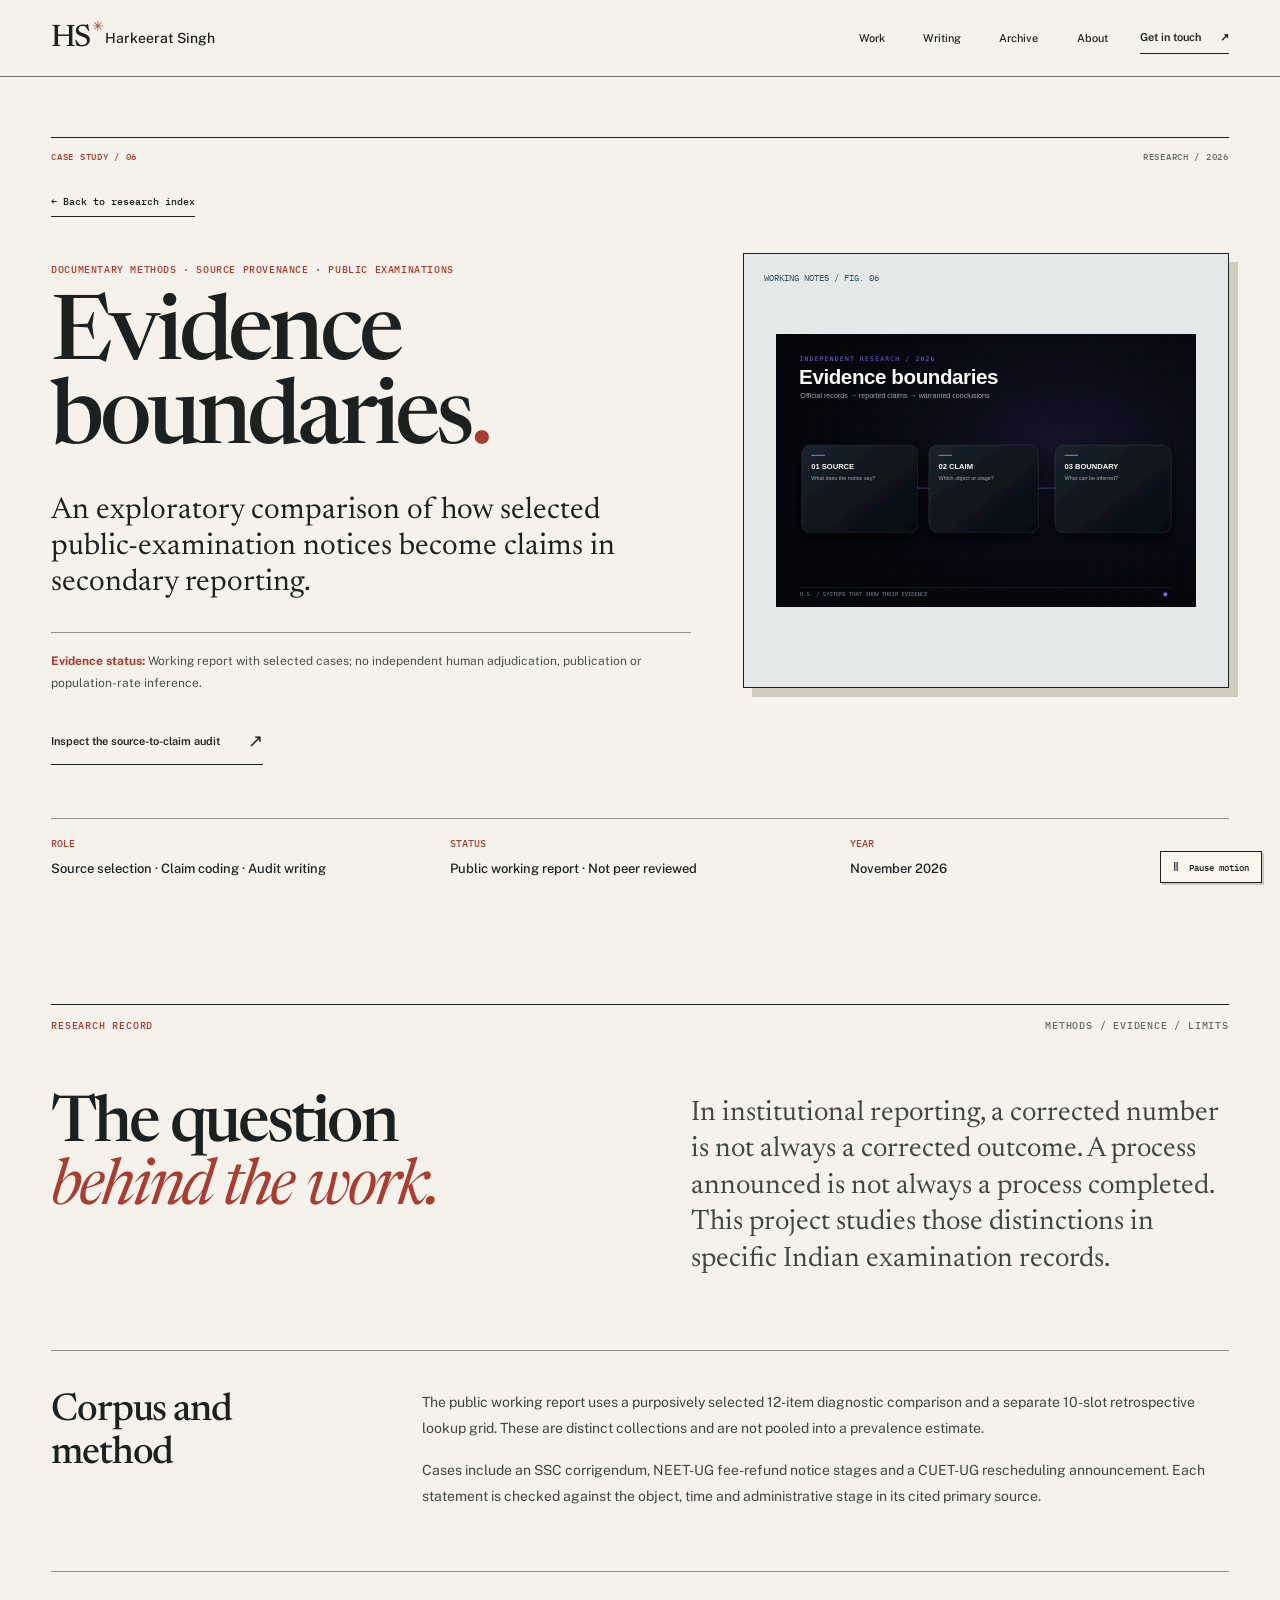
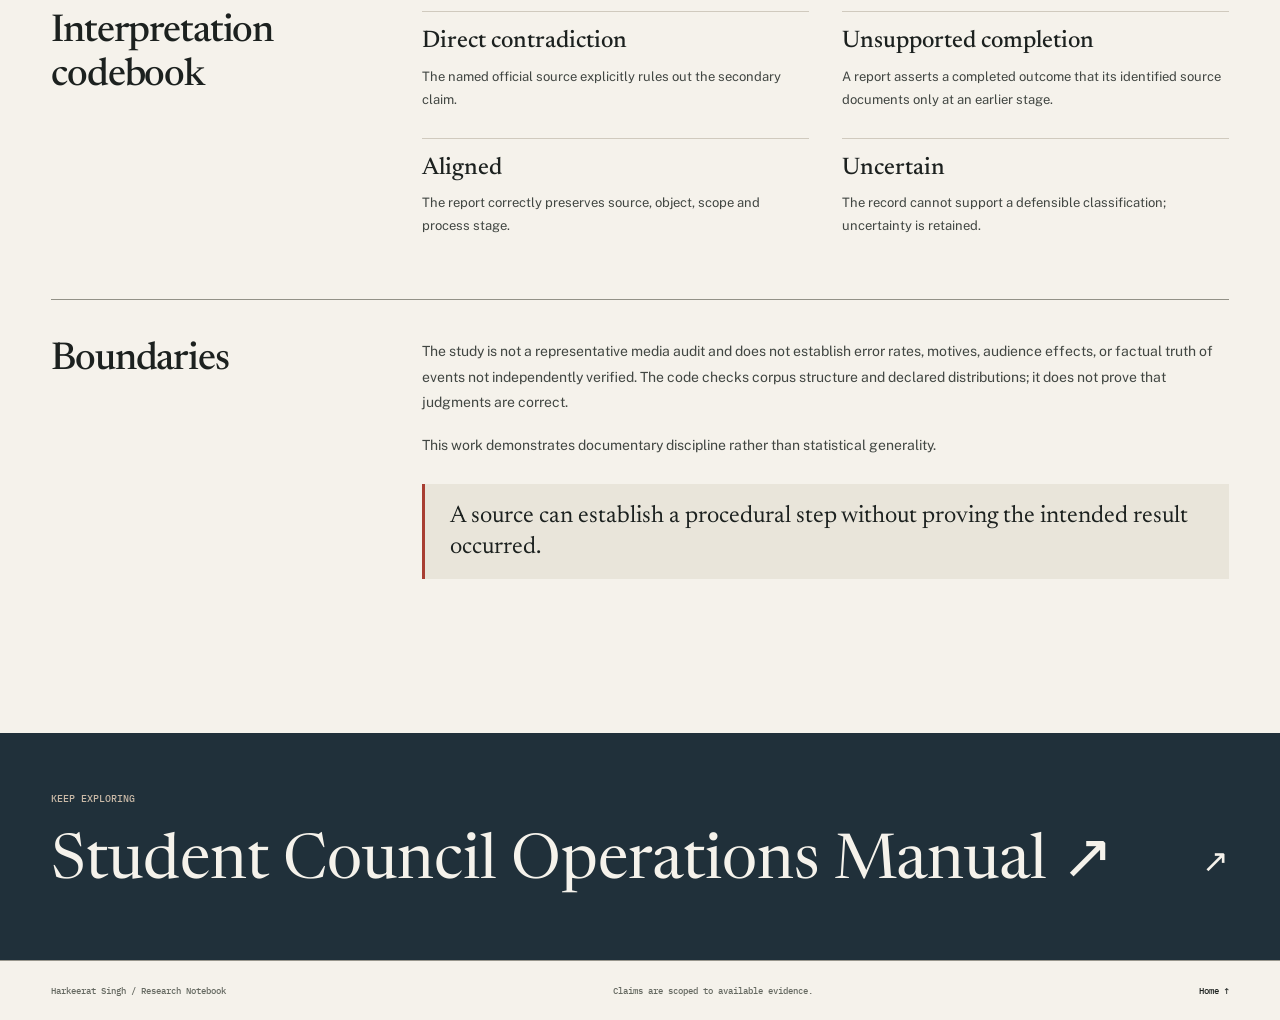
<file: docs/case-studies/evidence-boundaries.html>
<!doctype html><html lang="en"><head><meta charset="utf-8"><meta name="viewport" content="width=device-width,initial-scale=1"><meta name="theme-color" content="#f5f2eb"><meta name="description" content="An exploratory comparison of how selected public-examination notices become claims in secondary reporting."><title>Evidence boundaries — Harkeerat Singh</title><link rel="icon" href="../assets/icons/favicon.svg" type="image/svg+xml"><link rel="preconnect" href="https://fonts.googleapis.com"><link rel="preconnect" href="https://fonts.gstatic.com" crossorigin><link href="https://fonts.googleapis.com/css2?family=IBM+Plex+Mono:wght@400;500;600&amp;family=Newsreader:opsz,wght@6..72,400;6..72,500;6..72,600&amp;family=Public+Sans:wght@400;500;600;700&amp;display=swap" rel="stylesheet"><link rel="stylesheet" href="../studio.css"><link rel="stylesheet" href="../press-v10.css?v=12"><script defer src="../studio.js"></script><link rel="stylesheet" href="../case-newsroom.css?v=1"></head><body class="case-page"><a href="#case-content" class="skip-link">Skip to content</a><div class="progress" aria-hidden="true"><span></span></div><header class="header" id="header"><a class="logo" href="../index.html" aria-label="Return to Harkeerat Singh homepage"><span class="logo-mark">HS<span class="logo-star">✳</span></span><span class="logo-name">Harkeerat Singh</span></a><nav class="desktop-nav" aria-label="Main navigation"><a href="../index.html#work">Work</a><a href="../index.html#writing">Writing</a><a href="../index.html#archive">Archive</a><a href="../index.html#about">About</a></nav><div class="nav-end"><a href="../index.html#contact" class="nav-contact">Get in touch <span>↗</span></a><button class="menu-button" type="button" aria-label="Open navigation" aria-expanded="false" aria-controls="mobile-nav"><span></span><span></span></button></div></header><nav class="mobile-nav" id="mobile-nav" aria-label="Mobile navigation" hidden><a href="../index.html#work">Work</a><a href="../index.html#writing">Writing</a><a href="../index.html#archive">Archive</a><a href="../index.html#about">About</a><a href="../index.html#contact">Contact</a></nav><main id="case-content"><section class="study-hero"><div class="section-meta"><span>CASE STUDY / 06</span><span>RESEARCH / 2026</span></div><a class="study-return" href="../index.html#work">← Back to research index</a><div class="study-intro"><div><p class="eyebrow">Documentary methods · Source provenance · Public examinations</p><h1>Evidence boundaries<span class="title-punct">.</span></h1><p class="study-deck">An exploratory comparison of how selected public-examination notices become claims in secondary reporting.</p><div class="study-status"><div class="case-status-line"><strong>Evidence status:</strong> Working report with selected cases; no independent human adjudication, publication or population-rate inference.</div></div><div class="study-links"><a href="https://github.com/iharkeerat/evidence-boundaries-research" target="_blank" rel="noopener noreferrer">Inspect the source-to-claim audit <span aria-hidden="true">↗</span></a></div></div><div class="study-art"><div class="study-art-label">WORKING NOTES / FIG. 06</div><img src="../assets/images/evidence-boundaries.svg" alt="Document source to claim trace schematic"></div></div><div class="study-meta"><div><span>Role</span><strong>Source selection · Claim coding · Audit writing</strong></div><div><span>Status</span><strong>Public working report · Not peer reviewed</strong></div><div><span>Year</span><strong>November 2026</strong></div></div></section><section class="study-body"><div class="section-meta"><span>RESEARCH RECORD</span><span>METHODS / EVIDENCE / LIMITS</span></div><section class="case-intro reveal-up"><h2>The question<br/><em style="font-family:var(--serif);color:var(--case-accent);font-weight:500">behind the work.</em></h2><p>In institutional reporting, a corrected number is not always a corrected outcome. A process announced is not always a process completed. This project studies those distinctions in specific Indian examination records.</p></section><section class="case-section"><h2>Corpus and method</h2><div class="case-section-body"><p>The public working report uses a purposively selected 12-item diagnostic comparison and a separate 10-slot retrospective lookup grid. These are distinct collections and are not pooled into a prevalence estimate.</p><p>Cases include an SSC corrigendum, NEET-UG fee-refund notice stages and a CUET-UG rescheduling announcement. Each statement is checked against the object, time and administrative stage in its cited primary source.</p></div></section><section class="case-section"><h2>Interpretation codebook</h2><div class="case-section-body"><div class="case-list"><article><strong>Direct contradiction</strong><span>The named official source explicitly rules out the secondary claim.</span></article><article><strong>Unsupported completion</strong><span>A report asserts a completed outcome that its identified source documents only at an earlier stage.</span></article><article><strong>Aligned</strong><span>The report correctly preserves source, object, scope and process stage.</span></article><article><strong>Uncertain</strong><span>The record cannot support a defensible classification; uncertainty is retained.</span></article></div></div></section><section class="case-section"><h2>Boundaries</h2><div class="case-section-body"><p>The study is not a representative media audit and does not establish error rates, motives, audience effects, or factual truth of events not independently verified. The code checks corpus structure and declared distributions; it does not prove that judgments are correct.</p><p>This work demonstrates documentary discipline rather than statistical generality.</p><div class="case-callout">A source can establish a procedural step without proving the intended result occurred.</div></div></section></section><section class="study-next"><span>KEEP EXPLORING</span><a href="scom.html">Student Council Operations Manual ↗ <span>↗</span></a></section></main><footer class="study-footer"><span>Harkeerat Singh / Research Notebook</span><span>Claims are scoped to available evidence.</span><a href="../index.html">Home ↑</a></footer><button class="motion-button" type="button" aria-pressed="false" aria-label="Pause decorative animations"><span class="motion-symbol">Ⅱ</span><span class="motion-label">Pause motion</span></button></body></html>
</file>
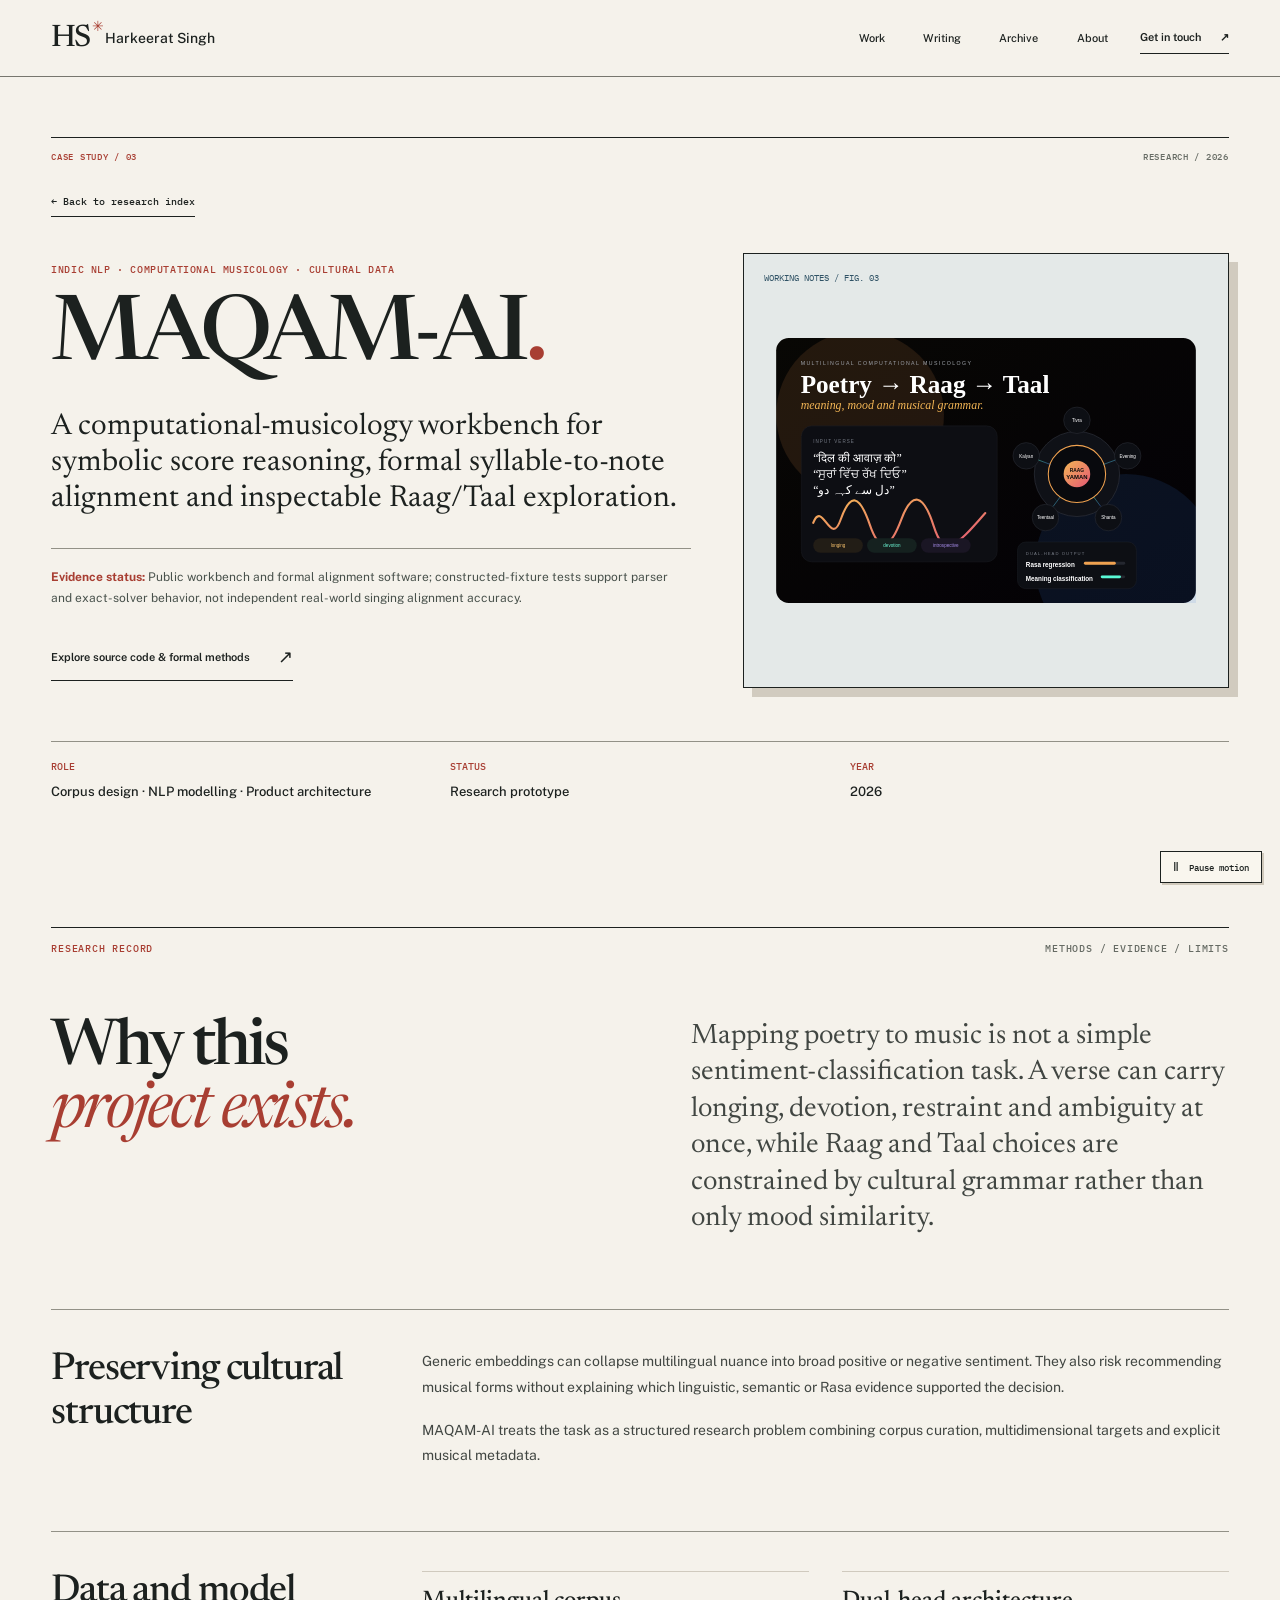
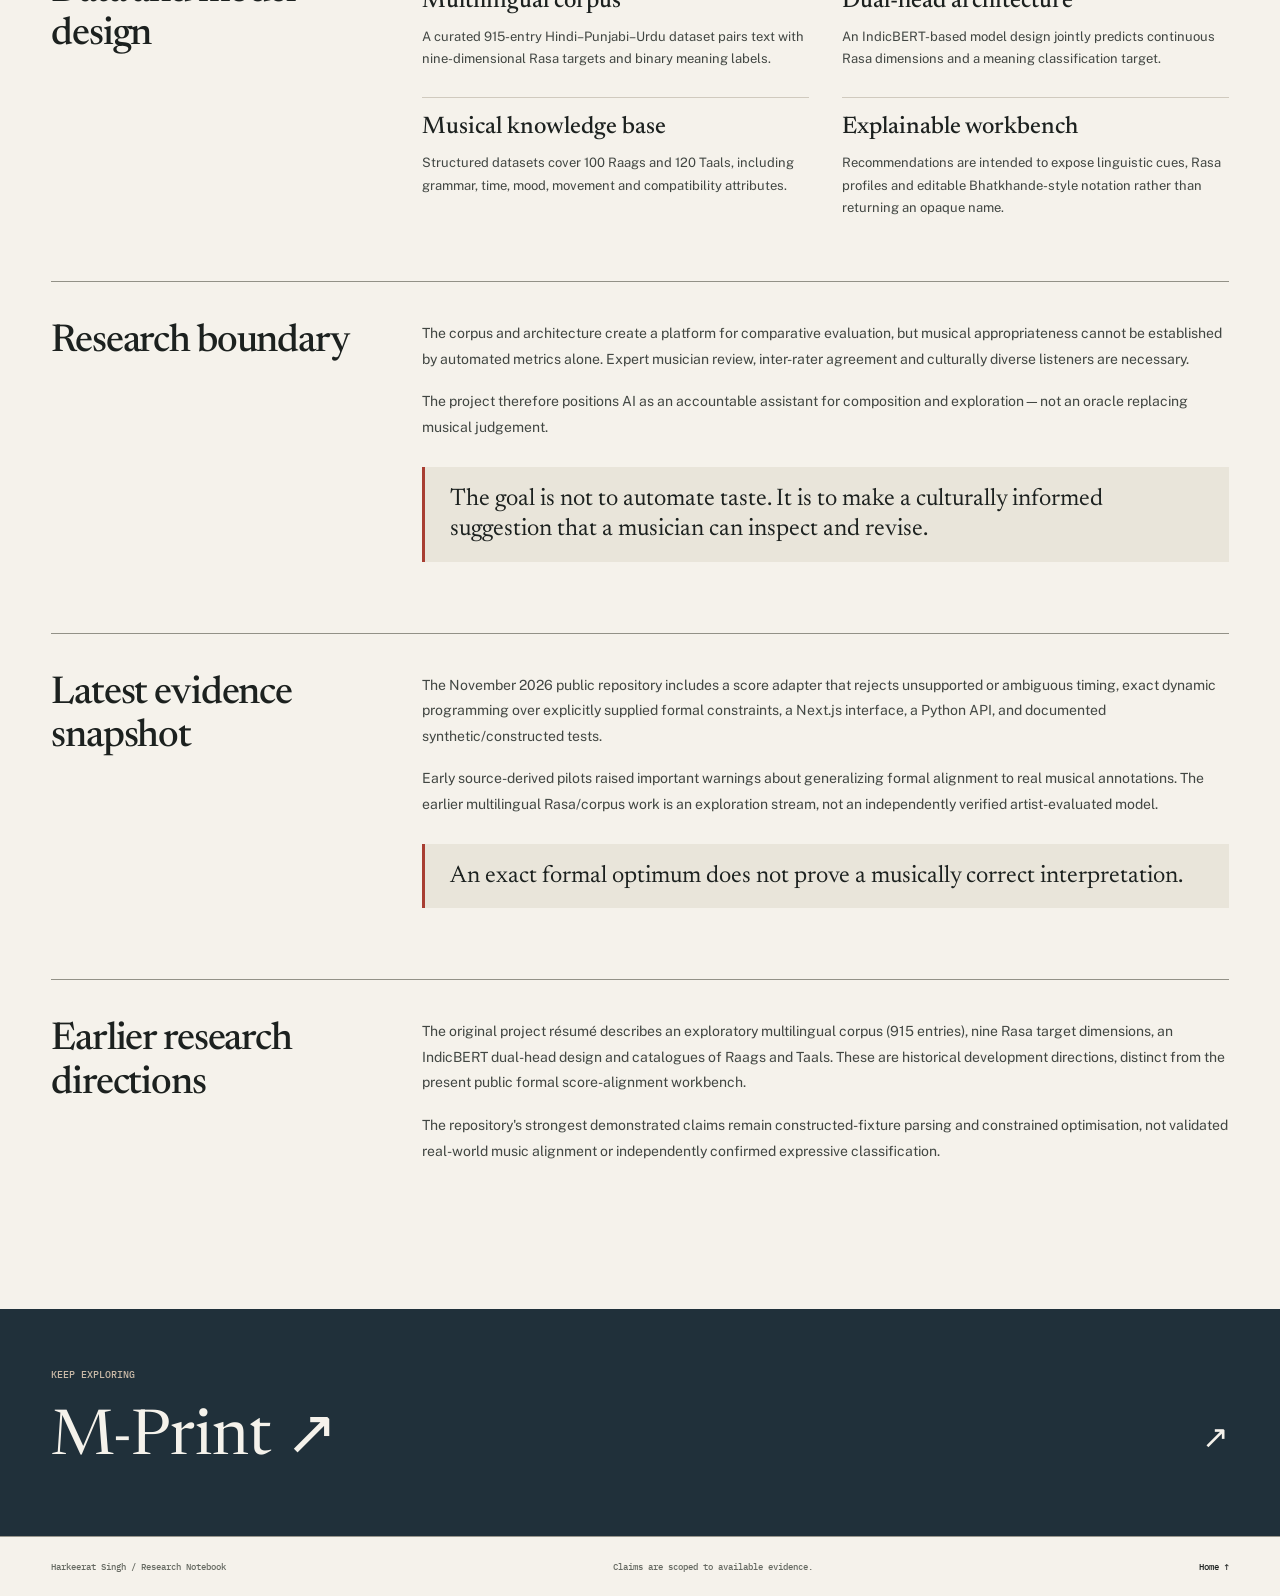
<file: docs/case-studies/maqam-ai.html>
<!doctype html><html lang="en"><head><meta charset="utf-8"><meta name="viewport" content="width=device-width,initial-scale=1"><meta name="theme-color" content="#f5f2eb"><meta name="description" content="A computational-musicology workbench for symbolic score reasoning, formal syllable-to-note alignment and inspectable Raag/Taal exploration."><title>MAQAM-AI — Harkeerat Singh</title><link rel="icon" href="../assets/icons/favicon.svg" type="image/svg+xml"><link rel="preconnect" href="https://fonts.googleapis.com"><link rel="preconnect" href="https://fonts.gstatic.com" crossorigin><link href="https://fonts.googleapis.com/css2?family=IBM+Plex+Mono:wght@400;500;600&amp;family=Newsreader:opsz,wght@6..72,400;6..72,500;6..72,600&amp;family=Public+Sans:wght@400;500;600;700&amp;display=swap" rel="stylesheet"><link rel="stylesheet" href="../studio.css"><link rel="stylesheet" href="../press-v10.css?v=12"><script defer src="../studio.js"></script><link rel="stylesheet" href="../case-newsroom.css?v=1"></head><body class="case-page"><a href="#case-content" class="skip-link">Skip to content</a><div class="progress" aria-hidden="true"><span></span></div><header class="header" id="header"><a class="logo" href="../index.html" aria-label="Return to Harkeerat Singh homepage"><span class="logo-mark">HS<span class="logo-star">✳</span></span><span class="logo-name">Harkeerat Singh</span></a><nav class="desktop-nav" aria-label="Main navigation"><a href="../index.html#work">Work</a><a href="../index.html#writing">Writing</a><a href="../index.html#archive">Archive</a><a href="../index.html#about">About</a></nav><div class="nav-end"><a href="../index.html#contact" class="nav-contact">Get in touch <span>↗</span></a><button class="menu-button" type="button" aria-label="Open navigation" aria-expanded="false" aria-controls="mobile-nav"><span></span><span></span></button></div></header><nav class="mobile-nav" id="mobile-nav" aria-label="Mobile navigation" hidden><a href="../index.html#work">Work</a><a href="../index.html#writing">Writing</a><a href="../index.html#archive">Archive</a><a href="../index.html#about">About</a><a href="../index.html#contact">Contact</a></nav><main id="case-content"><section class="study-hero"><div class="section-meta"><span>CASE STUDY / 03</span><span>RESEARCH / 2026</span></div><a class="study-return" href="../index.html#work">← Back to research index</a><div class="study-intro"><div><p class="eyebrow">Indic NLP · Computational musicology · Cultural data</p><h1>MAQAM-AI<span class="title-punct">.</span></h1><p class="study-deck">A computational-musicology workbench for symbolic score reasoning, formal syllable-to-note alignment and inspectable Raag/Taal exploration.</p><div class="study-status"><div class="case-status-line"><strong>Evidence status:</strong> Public workbench and formal alignment software; constructed-fixture tests support parser and exact-solver behavior, not independent real-world singing alignment accuracy.</div></div><div class="study-links"><a href="https://github.com/iharkeerat/maqam-ai" target="_blank" rel="noopener noreferrer">Explore source code & formal methods <span aria-hidden="true">↗</span></a></div></div><div class="study-art"><div class="study-art-label">WORKING NOTES / FIG. 03</div><img src="../assets/images/maqam-ai.svg" alt="MAQAM-AI multilingual poetry and music mapping visual"></div></div><div class="study-meta"><div><span>Role</span><strong>Corpus design · NLP modelling · Product architecture</strong></div><div><span>Status</span><strong>Research prototype</strong></div><div><span>Year</span><strong>2026</strong></div></div></section><section class="study-body"><div class="section-meta"><span>RESEARCH RECORD</span><span>METHODS / EVIDENCE / LIMITS</span></div><section class="case-intro reveal-up"><h2>Why this<br/><em style="font-family:var(--serif);color:var(--case-accent);font-weight:500">project exists.</em></h2><p>Mapping poetry to music is not a simple sentiment-classification task. A verse can carry longing, devotion, restraint and ambiguity at once, while Raag and Taal choices are constrained by cultural grammar rather than only mood similarity.</p></section><section class="case-section"><h2>Preserving cultural structure</h2><div class="case-section-body"><p>Generic embeddings can collapse multilingual nuance into broad positive or negative sentiment. They also risk recommending musical forms without explaining which linguistic, semantic or Rasa evidence supported the decision.</p><p>MAQAM-AI treats the task as a structured research problem combining corpus curation, multidimensional targets and explicit musical metadata.</p></div></section><section class="case-section"><h2>Data and model design</h2><div class="case-section-body"><div class="case-list"><article><strong>Multilingual corpus</strong><span>A curated 915-entry Hindi–Punjabi–Urdu dataset pairs text with nine-dimensional Rasa targets and binary meaning labels.</span></article><article><strong>Dual-head architecture</strong><span>An IndicBERT-based model design jointly predicts continuous Rasa dimensions and a meaning classification target.</span></article><article><strong>Musical knowledge base</strong><span>Structured datasets cover 100 Raags and 120 Taals, including grammar, time, mood, movement and compatibility attributes.</span></article><article><strong>Explainable workbench</strong><span>Recommendations are intended to expose linguistic cues, Rasa profiles and editable Bhatkhande-style notation rather than returning an opaque name.</span></article></div></div></section><section class="case-section"><h2>Research boundary</h2><div class="case-section-body"><p>The corpus and architecture create a platform for comparative evaluation, but musical appropriateness cannot be established by automated metrics alone. Expert musician review, inter-rater agreement and culturally diverse listeners are necessary.</p><p>The project therefore positions AI as an accountable assistant for composition and exploration—not an oracle replacing musical judgement.</p><div class="case-callout">The goal is not to automate taste. It is to make a culturally informed suggestion that a musician can inspect and revise.</div></div></section><section class="case-section"><h2>Latest evidence snapshot</h2><div class="case-section-body"><p>The November 2026 public repository includes a score adapter that rejects unsupported or ambiguous timing, exact dynamic programming over explicitly supplied formal constraints, a Next.js interface, a Python API, and documented synthetic/constructed tests.</p><p>Early source-derived pilots raised important warnings about generalizing formal alignment to real musical annotations. The earlier multilingual Rasa/corpus work is an exploration stream, not an independently verified artist-evaluated model.</p><div class="case-callout">An exact formal optimum does not prove a musically correct interpretation.</div></div></section><section class="case-section"><h2>Earlier research directions</h2><div class="case-section-body"><p>The original project résumé describes an exploratory multilingual corpus (915 entries), nine Rasa target dimensions, an IndicBERT dual-head design and catalogues of Raags and Taals. These are historical development directions, distinct from the present public formal score-alignment workbench.</p><p>The repository's strongest demonstrated claims remain constructed-fixture parsing and constrained optimisation, not validated real-world music alignment or independently confirmed expressive classification.</p></div></section></section><section class="study-next"><span>KEEP EXPLORING</span><a href="mprint.html">M-Print ↗ <span>↗</span></a></section></main><footer class="study-footer"><span>Harkeerat Singh / Research Notebook</span><span>Claims are scoped to available evidence.</span><a href="../index.html">Home ↑</a></footer><button class="motion-button" type="button" aria-pressed="false" aria-label="Pause decorative animations"><span class="motion-symbol">Ⅱ</span><span class="motion-label">Pause motion</span></button></body></html>
</file>
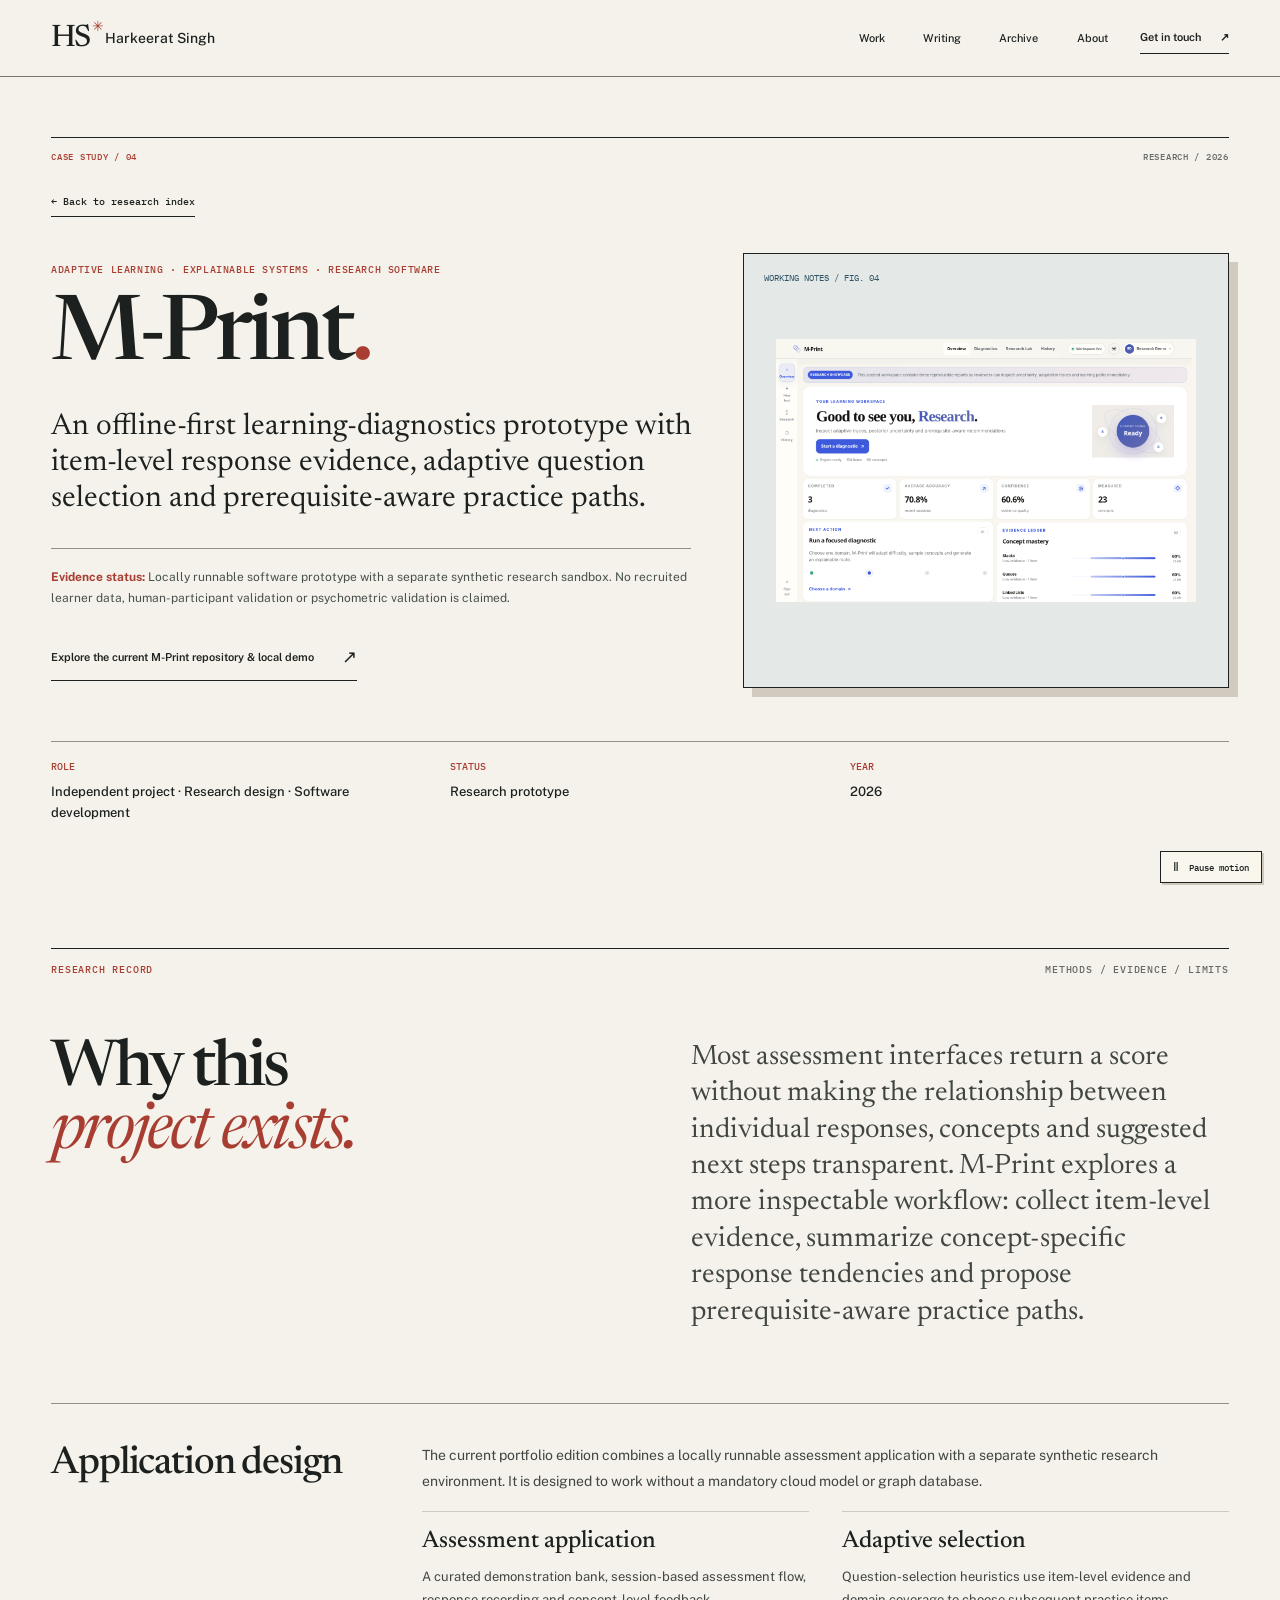
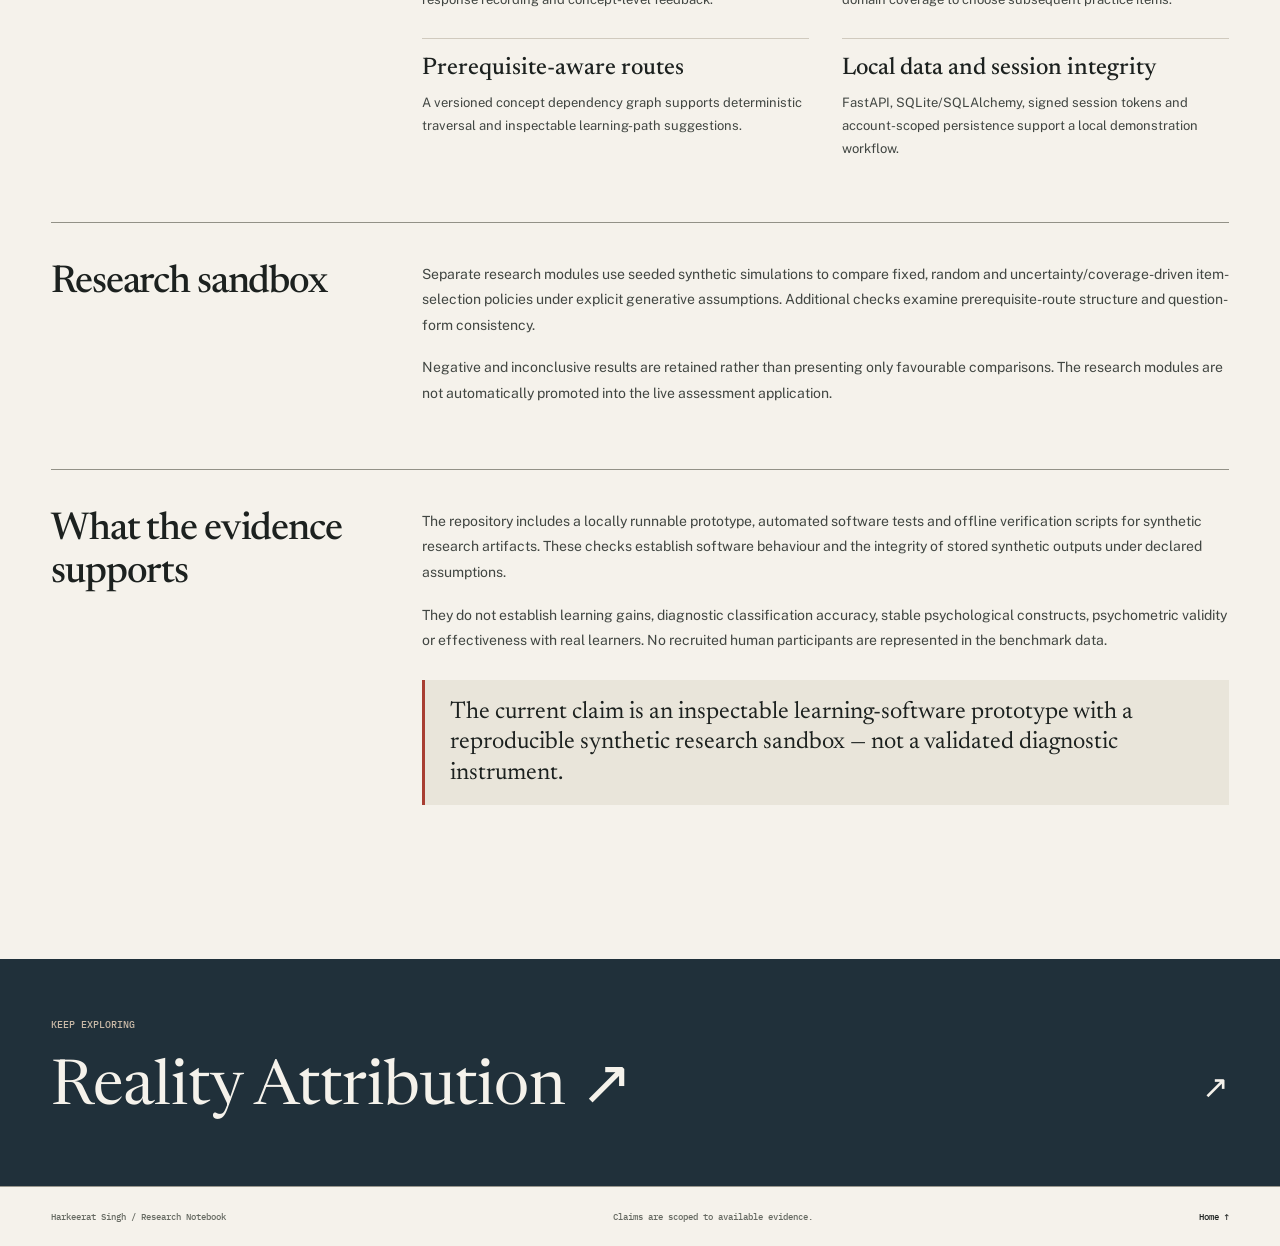
<file: docs/case-studies/mprint.html>
<!doctype html><html lang="en"><head><meta charset="utf-8"><meta name="viewport" content="width=device-width,initial-scale=1"><meta name="theme-color" content="#f5f2eb"><meta name="description" content="An offline-first learning-diagnostics prototype with item-level evidence, adaptive question selection, prerequisite-aware practice paths and a synthetic research sandbox."><title>M-Print — Adaptive Learning Diagnostics — Harkeerat Singh</title><link rel="icon" href="../assets/icons/favicon.svg" type="image/svg+xml"><link rel="preconnect" href="https://fonts.googleapis.com"><link rel="preconnect" href="https://fonts.gstatic.com" crossorigin><link href="https://fonts.googleapis.com/css2?family=IBM+Plex+Mono:wght@400;500;600&amp;family=Newsreader:opsz,wght@6..72,400;6..72,500;6..72,600&amp;family=Public+Sans:wght@400;500;600;700&amp;display=swap" rel="stylesheet"><link rel="stylesheet" href="../studio.css"><link rel="stylesheet" href="../press-v10.css?v=13"><script defer src="../studio.js"></script><link rel="stylesheet" href="../case-newsroom.css?v=1"></head><body class="case-page"><a href="#case-content" class="skip-link">Skip to content</a><div class="progress" aria-hidden="true"><span></span></div><header class="header" id="header"><a class="logo" href="../index.html" aria-label="Return to Harkeerat Singh homepage"><span class="logo-mark">HS<span class="logo-star">✳</span></span><span class="logo-name">Harkeerat Singh</span></a><nav class="desktop-nav" aria-label="Main navigation"><a href="../index.html#work">Work</a><a href="../index.html#writing">Writing</a><a href="../index.html#archive">Archive</a><a href="../index.html#about">About</a></nav><div class="nav-end"><a href="../index.html#contact" class="nav-contact">Get in touch <span>↗</span></a><button class="menu-button" type="button" aria-label="Open navigation" aria-expanded="false" aria-controls="mobile-nav"><span></span><span></span></button></div></header><nav class="mobile-nav" id="mobile-nav" aria-label="Mobile navigation" hidden><a href="../index.html#work">Work</a><a href="../index.html#writing">Writing</a><a href="../index.html#archive">Archive</a><a href="../index.html#about">About</a><a href="../index.html#contact">Contact</a></nav><main id="case-content"><section class="study-hero"><div class="section-meta"><span>CASE STUDY / 04</span><span>RESEARCH / 2026</span></div><a class="study-return" href="../index.html#work">← Back to research index</a><div class="study-intro"><div><p class="eyebrow">Adaptive learning · Explainable systems · Research software</p><h1>M-Print<span class="title-punct">.</span></h1><p class="study-deck">An offline-first learning-diagnostics prototype with item-level response evidence, adaptive question selection and prerequisite-aware practice paths.</p><div class="study-status"><div class="case-status-line"><strong>Evidence status:</strong> Locally runnable software prototype with a separate synthetic research sandbox. No recruited learner data, human-participant validation or psychometric validation is claimed.</div></div><div class="study-links"><a href="https://github.com/iharkeerat/mprint-learning-diagnostics" target="_blank" rel="noopener noreferrer">Explore the current M-Print repository & local demo <span aria-hidden="true">↗</span></a></div></div><div class="study-art"><div class="study-art-label">WORKING NOTES / FIG. 04</div><img src="../assets/images/mprint-dashboard.png" alt="M-Print adaptive assessment dashboard"></div></div><div class="study-meta"><div><span>Role</span><strong>Independent project · Research design · Software development</strong></div><div><span>Status</span><strong>Research prototype</strong></div><div><span>Year</span><strong>2026</strong></div></div></section><section class="study-body"><div class="section-meta"><span>RESEARCH RECORD</span><span>METHODS / EVIDENCE / LIMITS</span></div>
<section class="case-intro reveal-up"><h2>Why this<br/><em style="font-family:var(--serif);color:var(--case-accent);font-weight:500">project exists.</em></h2><p>Most assessment interfaces return a score without making the relationship between individual responses, concepts and suggested next steps transparent. M-Print explores a more inspectable workflow: collect item-level evidence, summarize concept-specific response tendencies and propose prerequisite-aware practice paths.</p></section>
<section class="case-section"><h2>Application design</h2><div class="case-section-body"><p>The current portfolio edition combines a locally runnable assessment application with a separate synthetic research environment. It is designed to work without a mandatory cloud model or graph database.</p><div class="case-list"><article><strong>Assessment application</strong><span>A curated demonstration bank, session-based assessment flow, response recording and concept-level feedback.</span></article><article><strong>Adaptive selection</strong><span>Question-selection heuristics use item-level evidence and domain coverage to choose subsequent practice items.</span></article><article><strong>Prerequisite-aware routes</strong><span>A versioned concept dependency graph supports deterministic traversal and inspectable learning-path suggestions.</span></article><article><strong>Local data and session integrity</strong><span>FastAPI, SQLite/SQLAlchemy, signed session tokens and account-scoped persistence support a local demonstration workflow.</span></article></div></div></section>
<section class="case-section"><h2>Research sandbox</h2><div class="case-section-body"><p>Separate research modules use seeded synthetic simulations to compare fixed, random and uncertainty/coverage-driven item-selection policies under explicit generative assumptions. Additional checks examine prerequisite-route structure and question-form consistency.</p><p>Negative and inconclusive results are retained rather than presenting only favourable comparisons. The research modules are not automatically promoted into the live assessment application.</p></div></section>
<section class="case-section"><h2>What the evidence supports</h2><div class="case-section-body"><p>The repository includes a locally runnable prototype, automated software tests and offline verification scripts for synthetic research artifacts. These checks establish software behaviour and the integrity of stored synthetic outputs under declared assumptions.</p><p>They do not establish learning gains, diagnostic classification accuracy, stable psychological constructs, psychometric validity or effectiveness with real learners. No recruited human participants are represented in the benchmark data.</p><div class="case-callout">The current claim is an inspectable learning-software prototype with a reproducible synthetic research sandbox — not a validated diagnostic instrument.</div></div></section></section><section class="study-next"><span>KEEP EXPLORING</span><a href="reality-attribution.html">Reality Attribution ↗ <span>↗</span></a></section></main><footer class="study-footer"><span>Harkeerat Singh / Research Notebook</span><span>Claims are scoped to available evidence.</span><a href="../index.html">Home ↑</a></footer><button class="motion-button" type="button" aria-pressed="false" aria-label="Pause decorative animations"><span class="motion-symbol">Ⅱ</span><span class="motion-label">Pause motion</span></button></body></html>
</file>
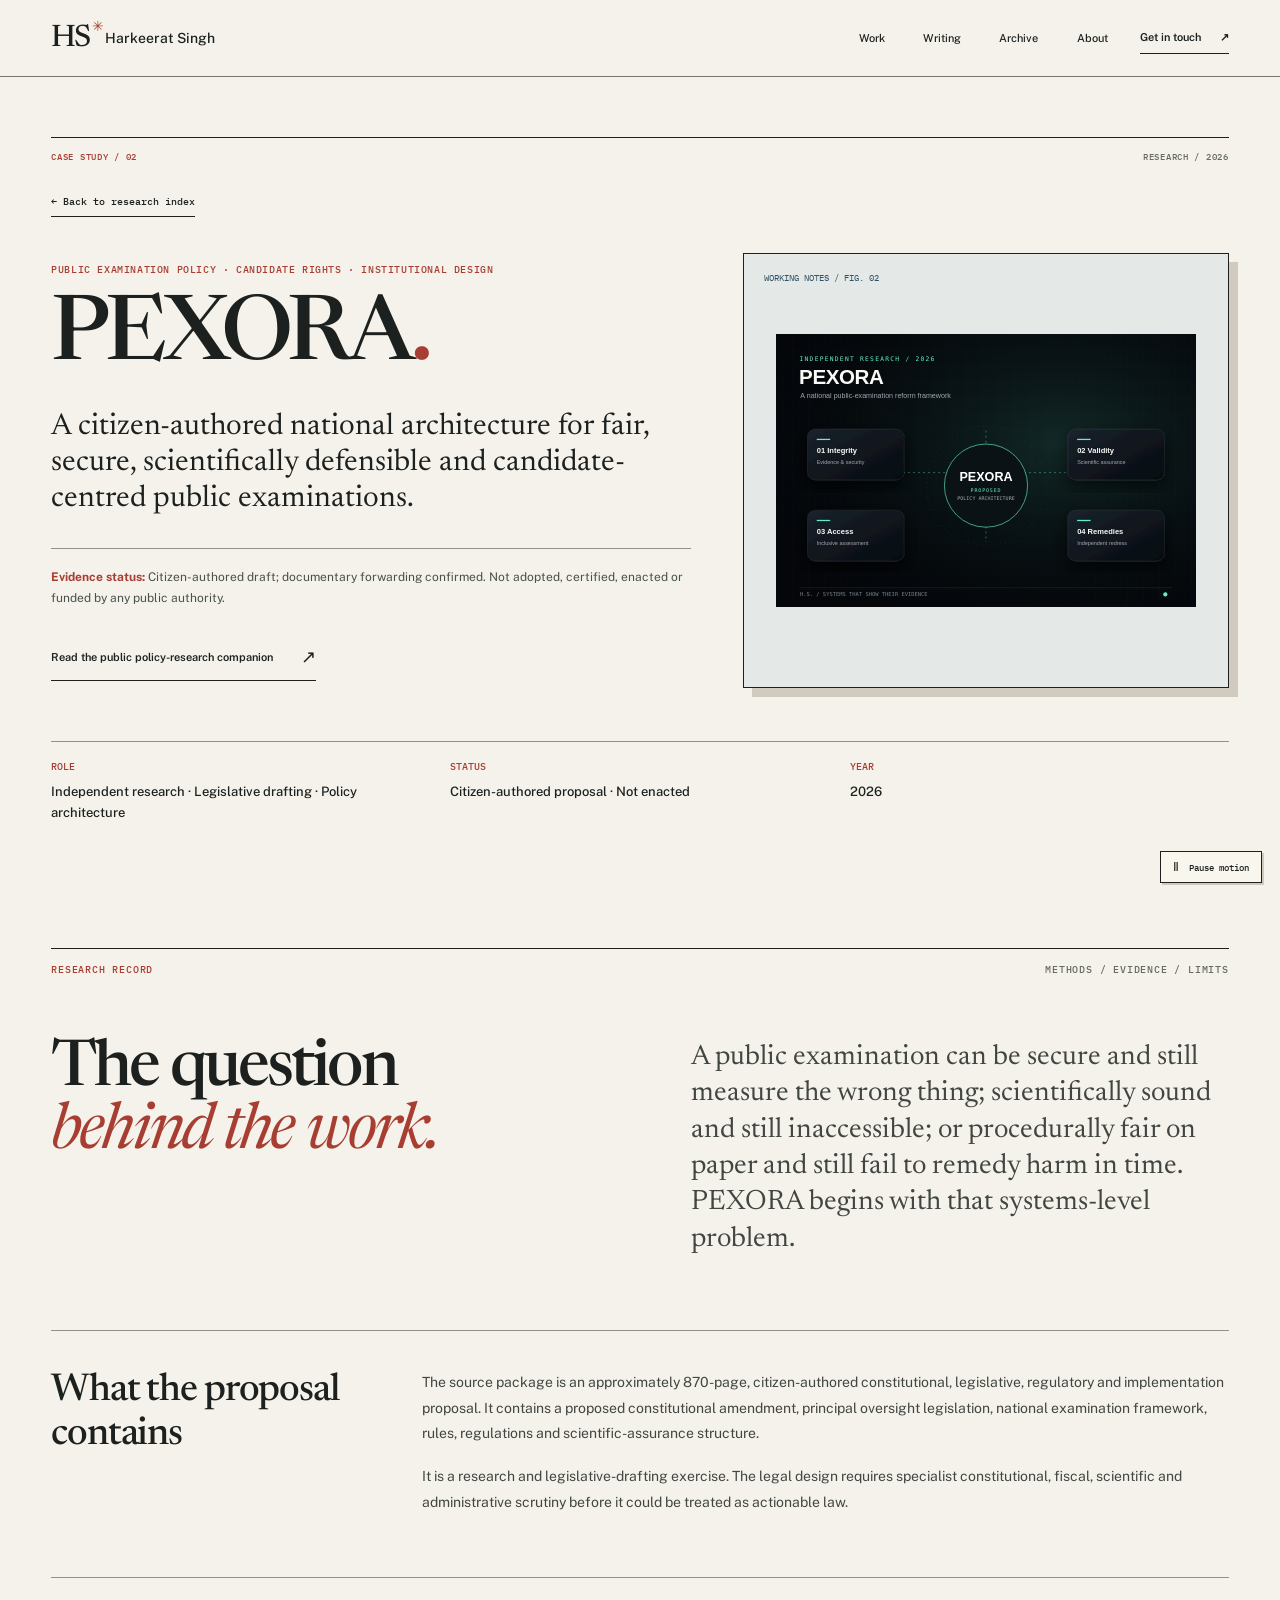
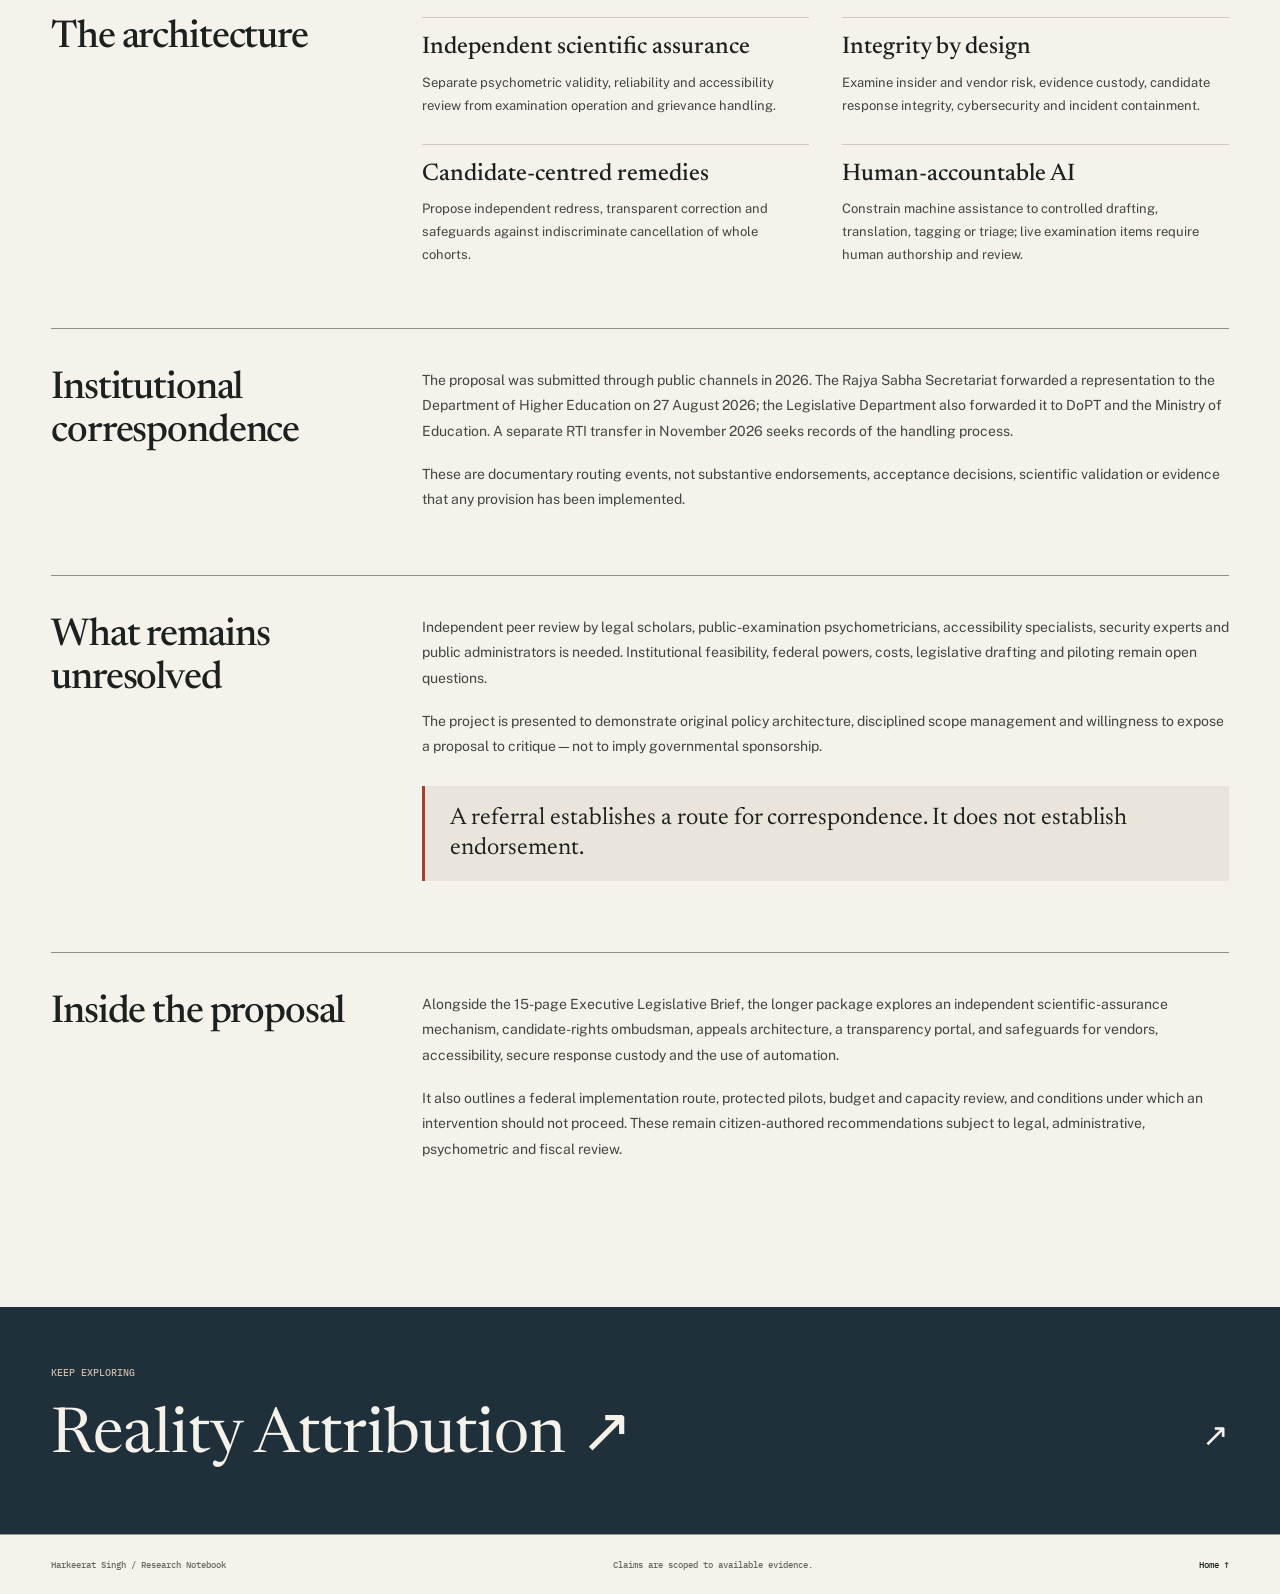
<file: docs/case-studies/pexora.html>
<!doctype html><html lang="en"><head><meta charset="utf-8"><meta name="viewport" content="width=device-width,initial-scale=1"><meta name="theme-color" content="#f5f2eb"><meta name="description" content="A citizen-authored national architecture for fair, secure, scientifically defensible and candidate-centred public examinations."><title>PEXORA — Harkeerat Singh</title><link rel="icon" href="../assets/icons/favicon.svg" type="image/svg+xml"><link rel="preconnect" href="https://fonts.googleapis.com"><link rel="preconnect" href="https://fonts.gstatic.com" crossorigin><link href="https://fonts.googleapis.com/css2?family=IBM+Plex+Mono:wght@400;500;600&amp;family=Newsreader:opsz,wght@6..72,400;6..72,500;6..72,600&amp;family=Public+Sans:wght@400;500;600;700&amp;display=swap" rel="stylesheet"><link rel="stylesheet" href="../studio.css"><link rel="stylesheet" href="../press-v10.css?v=12"><script defer src="../studio.js"></script><link rel="stylesheet" href="../case-newsroom.css?v=1"></head><body class="case-page"><a href="#case-content" class="skip-link">Skip to content</a><div class="progress" aria-hidden="true"><span></span></div><header class="header" id="header"><a class="logo" href="../index.html" aria-label="Return to Harkeerat Singh homepage"><span class="logo-mark">HS<span class="logo-star">✳</span></span><span class="logo-name">Harkeerat Singh</span></a><nav class="desktop-nav" aria-label="Main navigation"><a href="../index.html#work">Work</a><a href="../index.html#writing">Writing</a><a href="../index.html#archive">Archive</a><a href="../index.html#about">About</a></nav><div class="nav-end"><a href="../index.html#contact" class="nav-contact">Get in touch <span>↗</span></a><button class="menu-button" type="button" aria-label="Open navigation" aria-expanded="false" aria-controls="mobile-nav"><span></span><span></span></button></div></header><nav class="mobile-nav" id="mobile-nav" aria-label="Mobile navigation" hidden><a href="../index.html#work">Work</a><a href="../index.html#writing">Writing</a><a href="../index.html#archive">Archive</a><a href="../index.html#about">About</a><a href="../index.html#contact">Contact</a></nav><main id="case-content"><section class="study-hero"><div class="section-meta"><span>CASE STUDY / 02</span><span>RESEARCH / 2026</span></div><a class="study-return" href="../index.html#work">← Back to research index</a><div class="study-intro"><div><p class="eyebrow">Public examination policy · Candidate rights · Institutional design</p><h1>PEXORA<span class="title-punct">.</span></h1><p class="study-deck">A citizen-authored national architecture for fair, secure, scientifically defensible and candidate-centred public examinations.</p><div class="study-status"><div class="case-status-line"><strong>Evidence status:</strong> Citizen-authored draft; documentary forwarding confirmed. Not adopted, certified, enacted or funded by any public authority.</div></div><div class="study-links"><a href="https://github.com/iharkeerat/pexora-public-examination-reform" target="_blank" rel="noopener noreferrer">Read the public policy-research companion <span aria-hidden="true">↗</span></a></div></div><div class="study-art"><div class="study-art-label">WORKING NOTES / FIG. 02</div><img src="../assets/images/pexora-architecture.svg" alt="PEXORA proposed public examination architecture"></div></div><div class="study-meta"><div><span>Role</span><strong>Independent research · Legislative drafting · Policy architecture</strong></div><div><span>Status</span><strong>Citizen-authored proposal · Not enacted</strong></div><div><span>Year</span><strong>2026</strong></div></div></section><section class="study-body"><div class="section-meta"><span>RESEARCH RECORD</span><span>METHODS / EVIDENCE / LIMITS</span></div><section class="case-intro reveal-up"><h2>The question<br/><em style="font-family:var(--serif);color:var(--case-accent);font-weight:500">behind the work.</em></h2><p>A public examination can be secure and still measure the wrong thing; scientifically sound and still inaccessible; or procedurally fair on paper and still fail to remedy harm in time. PEXORA begins with that systems-level problem.</p></section><section class="case-section"><h2>What the proposal contains</h2><div class="case-section-body"><p>The source package is an approximately 870-page, citizen-authored constitutional, legislative, regulatory and implementation proposal. It contains a proposed constitutional amendment, principal oversight legislation, national examination framework, rules, regulations and scientific-assurance structure.</p><p>It is a research and legislative-drafting exercise. The legal design requires specialist constitutional, fiscal, scientific and administrative scrutiny before it could be treated as actionable law.</p></div></section><section class="case-section"><h2>The architecture</h2><div class="case-section-body"><div class="case-list"><article><strong>Independent scientific assurance</strong><span>Separate psychometric validity, reliability and accessibility review from examination operation and grievance handling.</span></article><article><strong>Integrity by design</strong><span>Examine insider and vendor risk, evidence custody, candidate response integrity, cybersecurity and incident containment.</span></article><article><strong>Candidate-centred remedies</strong><span>Propose independent redress, transparent correction and safeguards against indiscriminate cancellation of whole cohorts.</span></article><article><strong>Human-accountable AI</strong><span>Constrain machine assistance to controlled drafting, translation, tagging or triage; live examination items require human authorship and review.</span></article></div></div></section><section class="case-section"><h2>Institutional correspondence</h2><div class="case-section-body"><p>The proposal was submitted through public channels in 2026. The Rajya Sabha Secretariat forwarded a representation to the Department of Higher Education on 27 August 2026; the Legislative Department also forwarded it to DoPT and the Ministry of Education. A separate RTI transfer in November 2026 seeks records of the handling process.</p><p>These are documentary routing events, not substantive endorsements, acceptance decisions, scientific validation or evidence that any provision has been implemented.</p></div></section><section class="case-section"><h2>What remains unresolved</h2><div class="case-section-body"><p>Independent peer review by legal scholars, public-examination psychometricians, accessibility specialists, security experts and public administrators is needed. Institutional feasibility, federal powers, costs, legislative drafting and piloting remain open questions.</p><p>The project is presented to demonstrate original policy architecture, disciplined scope management and willingness to expose a proposal to critique—not to imply governmental sponsorship.</p><div class="case-callout">A referral establishes a route for correspondence. It does not establish endorsement.</div></div></section><section class="case-section"><h2>Inside the proposal</h2><div class="case-section-body"><p>Alongside the 15-page Executive Legislative Brief, the longer package explores an independent scientific-assurance mechanism, candidate-rights ombudsman, appeals architecture, a transparency portal, and safeguards for vendors, accessibility, secure response custody and the use of automation.</p><p>It also outlines a federal implementation route, protected pilots, budget and capacity review, and conditions under which an intervention should not proceed. These remain citizen-authored recommendations subject to legal, administrative, psychometric and fiscal review.</p></div></section></section><section class="study-next"><span>KEEP EXPLORING</span><a href="reality-attribution.html">Reality Attribution ↗ <span>↗</span></a></section></main><footer class="study-footer"><span>Harkeerat Singh / Research Notebook</span><span>Claims are scoped to available evidence.</span><a href="../index.html">Home ↑</a></footer><button class="motion-button" type="button" aria-pressed="false" aria-label="Pause decorative animations"><span class="motion-symbol">Ⅱ</span><span class="motion-label">Pause motion</span></button></body></html>
</file>
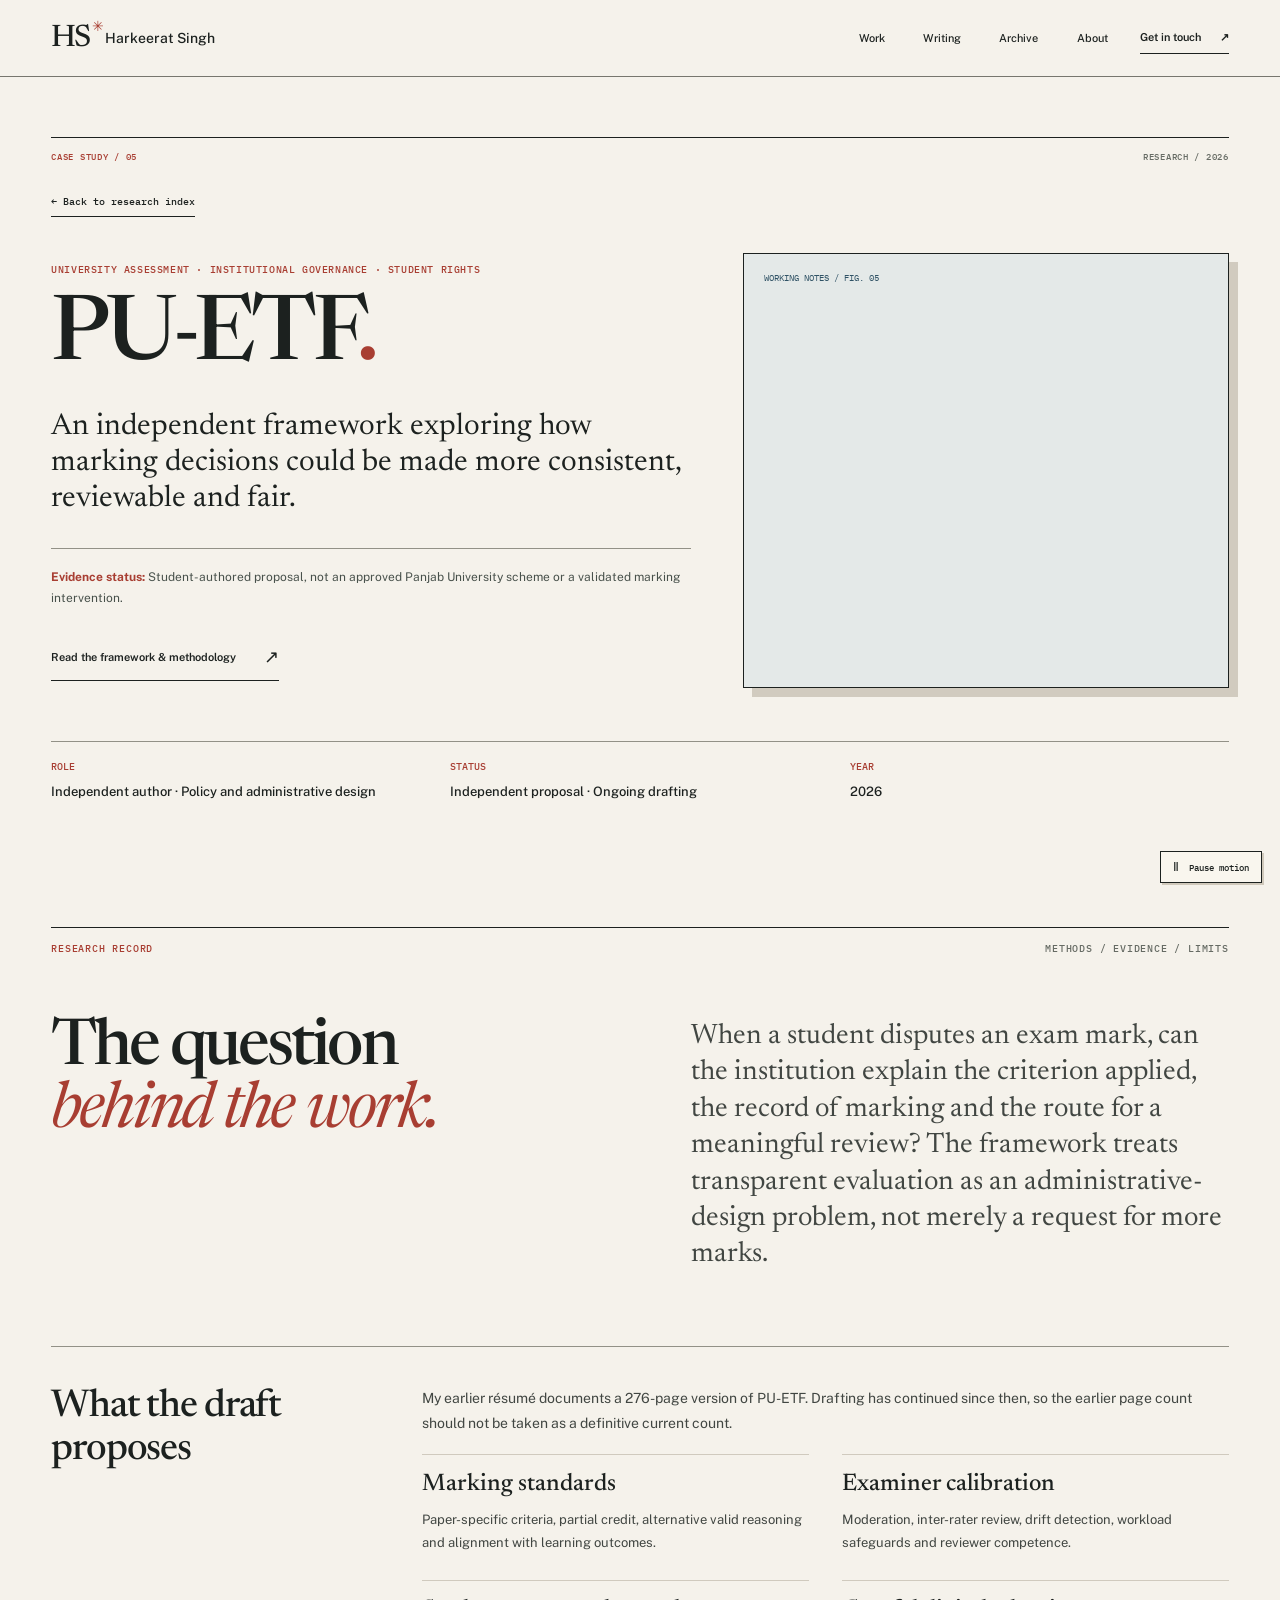
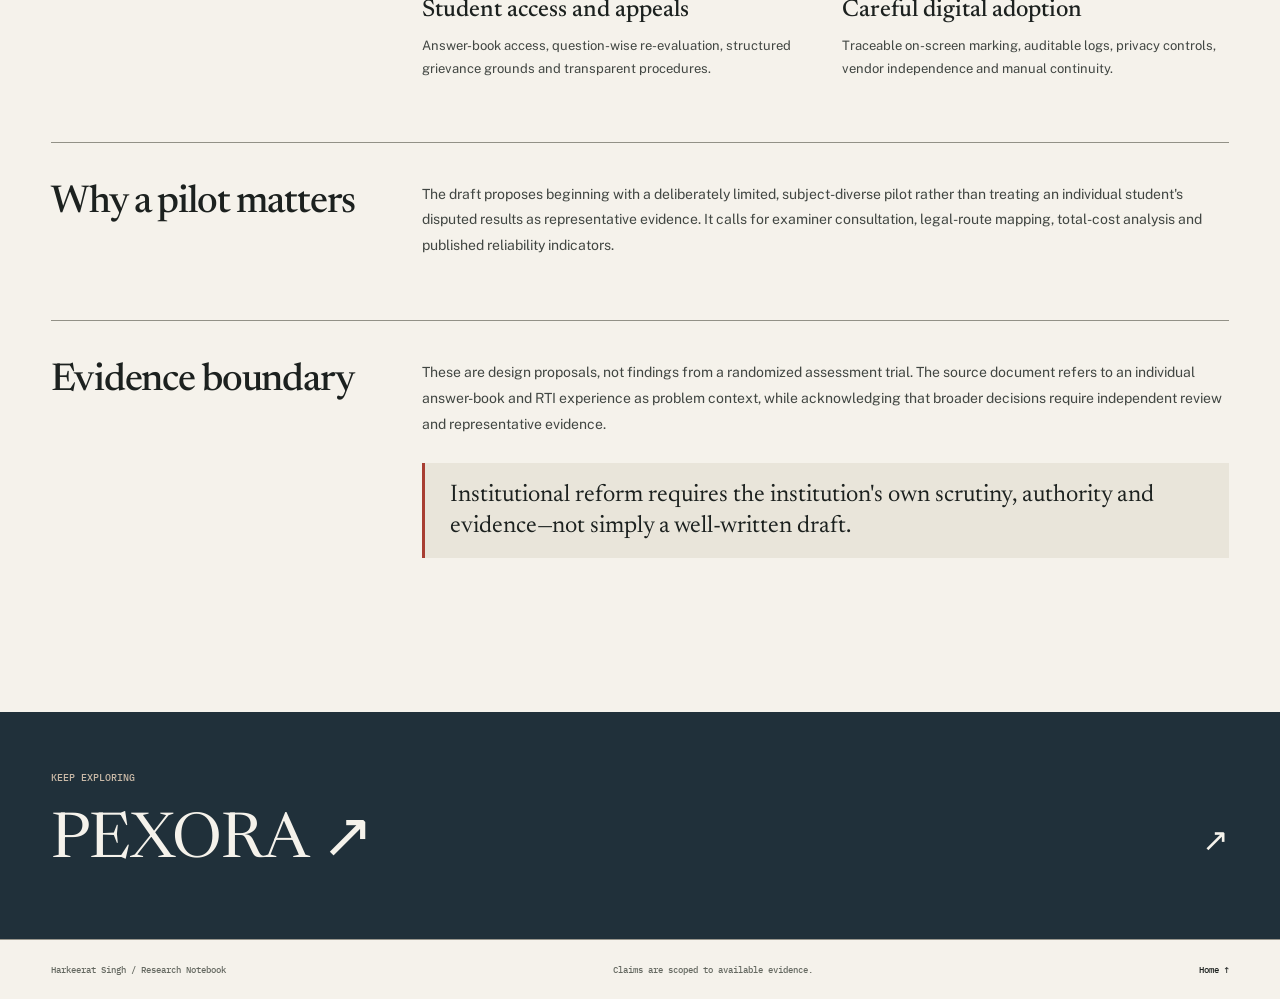
<file: docs/case-studies/pu-evaluation.html>
<!doctype html><html lang="en"><head><meta charset="utf-8"><meta name="viewport" content="width=device-width,initial-scale=1"><meta name="theme-color" content="#f5f2eb"><meta name="description" content="An independent framework exploring how marking decisions could be made more consistent, reviewable and fair."><title>PU-ETF — Harkeerat Singh</title><link rel="icon" href="../assets/icons/favicon.svg" type="image/svg+xml"><link rel="preconnect" href="https://fonts.googleapis.com"><link rel="preconnect" href="https://fonts.gstatic.com" crossorigin><link href="https://fonts.googleapis.com/css2?family=IBM+Plex+Mono:wght@400;500;600&amp;family=Newsreader:opsz,wght@6..72,400;6..72,500;6..72,600&amp;family=Public+Sans:wght@400;500;600;700&amp;display=swap" rel="stylesheet"><link rel="stylesheet" href="../studio.css"><link rel="stylesheet" href="../press-v10.css?v=12"><script defer src="../studio.js"></script><link rel="stylesheet" href="../case-newsroom.css?v=1"></head><body class="case-page"><a href="#case-content" class="skip-link">Skip to content</a><div class="progress" aria-hidden="true"><span></span></div><header class="header" id="header"><a class="logo" href="../index.html" aria-label="Return to Harkeerat Singh homepage"><span class="logo-mark">HS<span class="logo-star">✳</span></span><span class="logo-name">Harkeerat Singh</span></a><nav class="desktop-nav" aria-label="Main navigation"><a href="../index.html#work">Work</a><a href="../index.html#writing">Writing</a><a href="../index.html#archive">Archive</a><a href="../index.html#about">About</a></nav><div class="nav-end"><a href="../index.html#contact" class="nav-contact">Get in touch <span>↗</span></a><button class="menu-button" type="button" aria-label="Open navigation" aria-expanded="false" aria-controls="mobile-nav"><span></span><span></span></button></div></header><nav class="mobile-nav" id="mobile-nav" aria-label="Mobile navigation" hidden><a href="../index.html#work">Work</a><a href="../index.html#writing">Writing</a><a href="../index.html#archive">Archive</a><a href="../index.html#about">About</a><a href="../index.html#contact">Contact</a></nav><main id="case-content"><section class="study-hero"><div class="section-meta"><span>CASE STUDY / 05</span><span>RESEARCH / 2026</span></div><a class="study-return" href="../index.html#work">← Back to research index</a><div class="study-intro"><div><p class="eyebrow">University assessment · Institutional governance · Student rights</p><h1>PU-ETF<span class="title-punct">.</span></h1><p class="study-deck">An independent framework exploring how marking decisions could be made more consistent, reviewable and fair.</p><div class="study-status"><div class="case-status-line"><strong>Evidence status:</strong> Student-authored proposal, not an approved Panjab University scheme or a validated marking intervention.</div></div><div class="study-links"><a href="https://github.com/iharkeerat/pu-evaluation-transparency-framework" target="_blank" rel="noopener noreferrer">Read the framework & methodology <span aria-hidden="true">↗</span></a></div></div><div class="study-art"><div class="study-art-label">WORKING NOTES / FIG. 05</div></div></div><div class="study-meta"><div><span>Role</span><strong>Independent author · Policy and administrative design</strong></div><div><span>Status</span><strong>Independent proposal · Ongoing drafting</strong></div><div><span>Year</span><strong>2026</strong></div></div></section><section class="study-body"><div class="section-meta"><span>RESEARCH RECORD</span><span>METHODS / EVIDENCE / LIMITS</span></div><section class="case-intro reveal-up"><h2>The question<br/><em>behind the work.</em></h2><p>When a student disputes an exam mark, can the institution explain the criterion applied, the record of marking and the route for a meaningful review? The framework treats transparent evaluation as an administrative-design problem, not merely a request for more marks.</p></section><section class="case-section"><h2>What the draft proposes</h2><div class="case-section-body"><p>My earlier résumé documents a 276-page version of PU-ETF. Drafting has continued since then, so the earlier page count should not be taken as a definitive current count.</p><div class="case-list"><article><strong>Marking standards</strong><span>Paper-specific criteria, partial credit, alternative valid reasoning and alignment with learning outcomes.</span></article><article><strong>Examiner calibration</strong><span>Moderation, inter-rater review, drift detection, workload safeguards and reviewer competence.</span></article><article><strong>Student access and appeals</strong><span>Answer-book access, question-wise re-evaluation, structured grievance grounds and transparent procedures.</span></article><article><strong>Careful digital adoption</strong><span>Traceable on-screen marking, auditable logs, privacy controls, vendor independence and manual continuity.</span></article></div></div></section><section class="case-section"><h2>Why a pilot matters</h2><div class="case-section-body"><p>The draft proposes beginning with a deliberately limited, subject-diverse pilot rather than treating an individual student's disputed results as representative evidence. It calls for examiner consultation, legal-route mapping, total-cost analysis and published reliability indicators.</p></div></section><section class="case-section"><h2>Evidence boundary</h2><div class="case-section-body"><p>These are design proposals, not findings from a randomized assessment trial. The source document refers to an individual answer-book and RTI experience as problem context, while acknowledging that broader decisions require independent review and representative evidence.</p><div class="case-callout">Institutional reform requires the institution's own scrutiny, authority and evidence—not simply a well-written draft.</div></div></section></section><section class="study-next"><span>KEEP EXPLORING</span><a href="pexora.html">PEXORA ↗ <span>↗</span></a></section></main><footer class="study-footer"><span>Harkeerat Singh / Research Notebook</span><span>Claims are scoped to available evidence.</span><a href="../index.html">Home ↑</a></footer><button class="motion-button" type="button" aria-pressed="false" aria-label="Pause decorative animations"><span class="motion-symbol">Ⅱ</span><span class="motion-label">Pause motion</span></button></body></html>
</file>
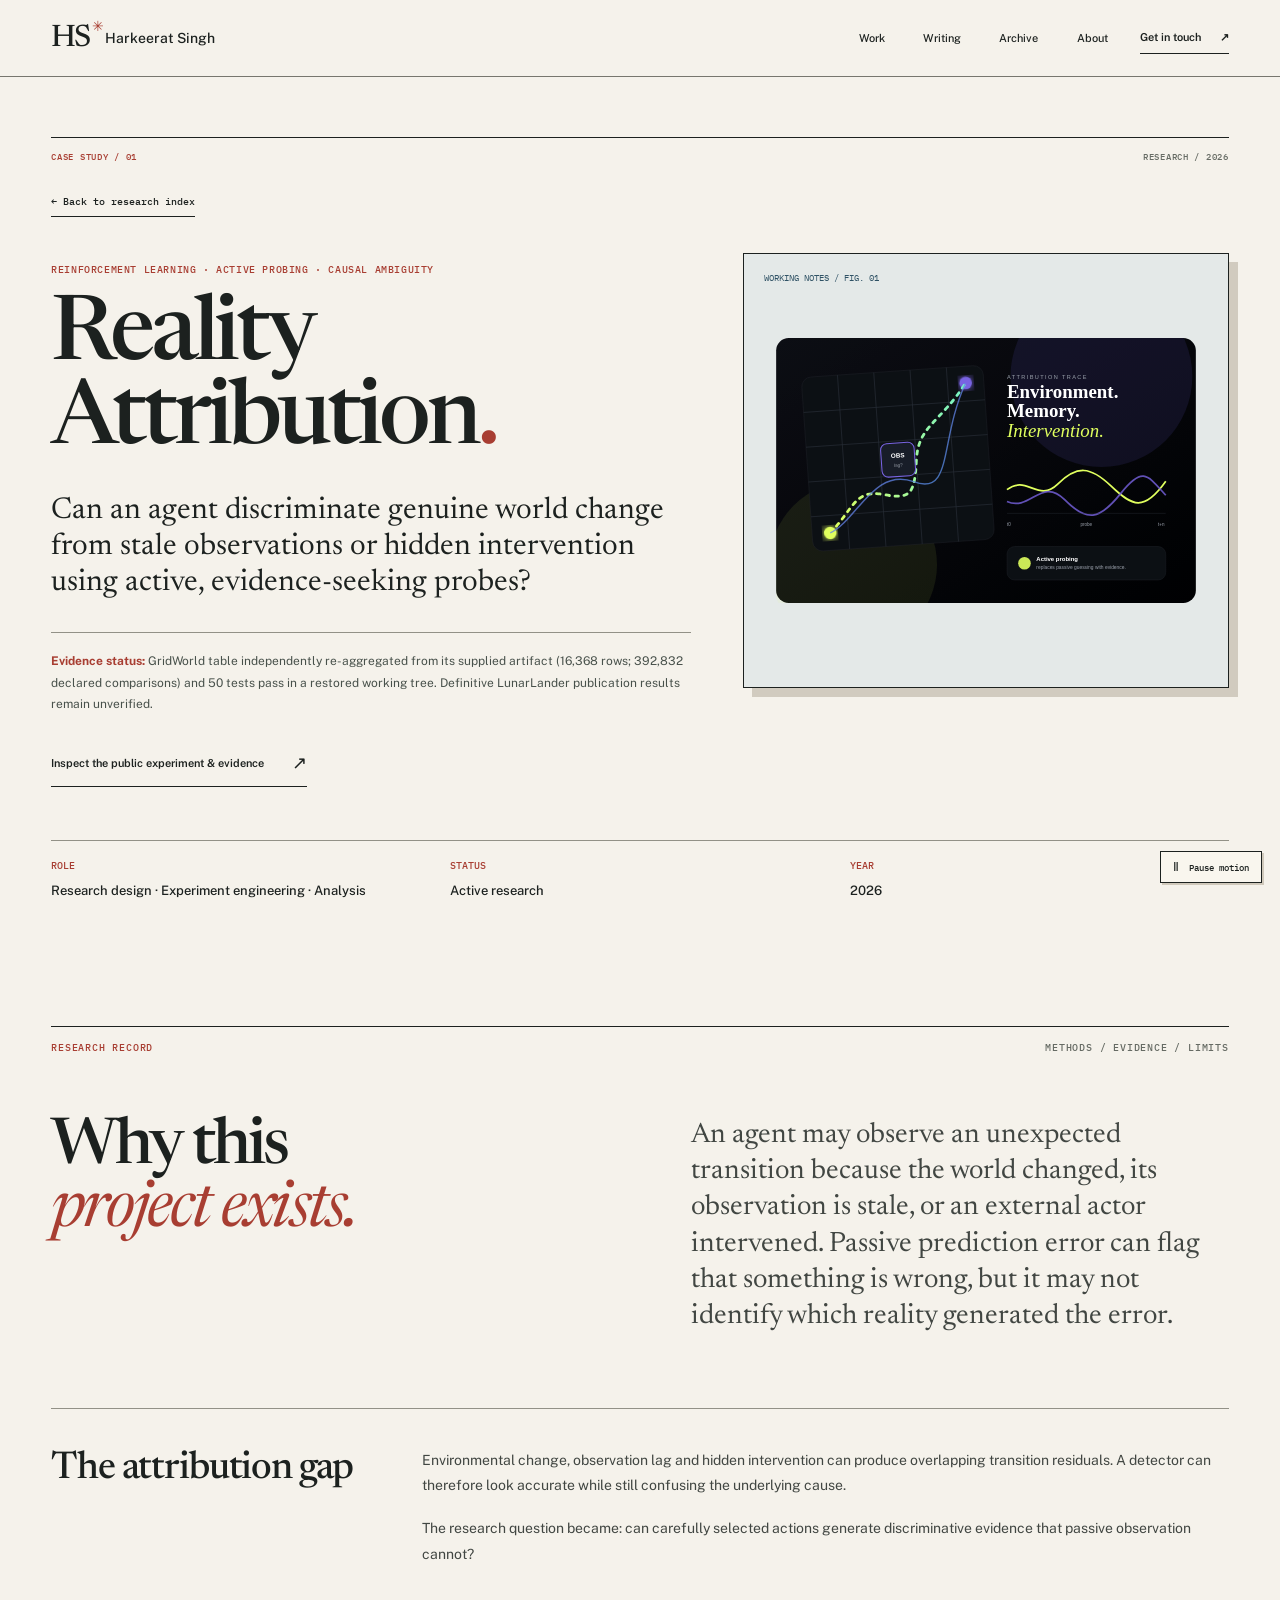
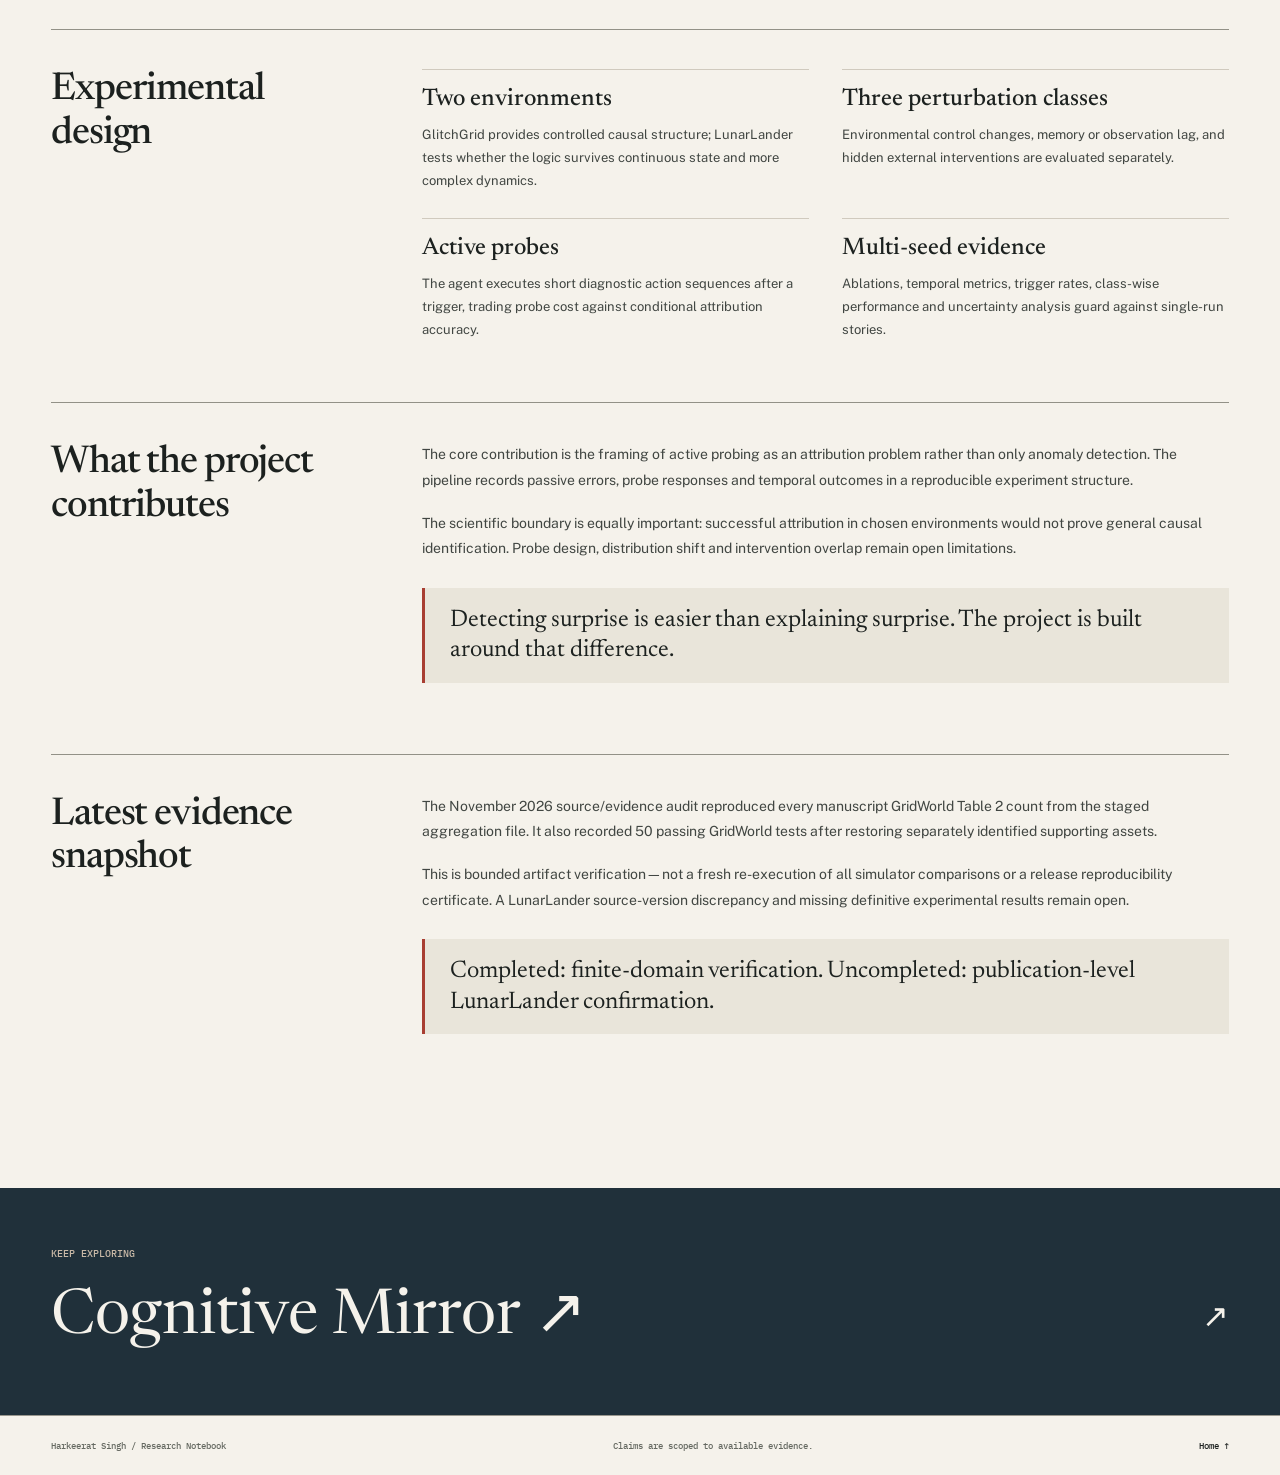
<file: docs/case-studies/reality-attribution.html>
<!doctype html><html lang="en"><head><meta charset="utf-8"><meta name="viewport" content="width=device-width,initial-scale=1"><meta name="theme-color" content="#f5f2eb"><meta name="description" content="Can an agent discriminate genuine world change from stale observations or hidden intervention using active, evidence-seeking probes?"><title>Reality Attribution — Harkeerat Singh</title><link rel="icon" href="../assets/icons/favicon.svg" type="image/svg+xml"><link rel="preconnect" href="https://fonts.googleapis.com"><link rel="preconnect" href="https://fonts.gstatic.com" crossorigin><link href="https://fonts.googleapis.com/css2?family=IBM+Plex+Mono:wght@400;500;600&amp;family=Newsreader:opsz,wght@6..72,400;6..72,500;6..72,600&amp;family=Public+Sans:wght@400;500;600;700&amp;display=swap" rel="stylesheet"><link rel="stylesheet" href="../studio.css"><link rel="stylesheet" href="../press-v10.css?v=12"><script defer src="../studio.js"></script><link rel="stylesheet" href="../case-newsroom.css?v=1"></head><body class="case-page"><a href="#case-content" class="skip-link">Skip to content</a><div class="progress" aria-hidden="true"><span></span></div><header class="header" id="header"><a class="logo" href="../index.html" aria-label="Return to Harkeerat Singh homepage"><span class="logo-mark">HS<span class="logo-star">✳</span></span><span class="logo-name">Harkeerat Singh</span></a><nav class="desktop-nav" aria-label="Main navigation"><a href="../index.html#work">Work</a><a href="../index.html#writing">Writing</a><a href="../index.html#archive">Archive</a><a href="../index.html#about">About</a></nav><div class="nav-end"><a href="../index.html#contact" class="nav-contact">Get in touch <span>↗</span></a><button class="menu-button" type="button" aria-label="Open navigation" aria-expanded="false" aria-controls="mobile-nav"><span></span><span></span></button></div></header><nav class="mobile-nav" id="mobile-nav" aria-label="Mobile navigation" hidden><a href="../index.html#work">Work</a><a href="../index.html#writing">Writing</a><a href="../index.html#archive">Archive</a><a href="../index.html#about">About</a><a href="../index.html#contact">Contact</a></nav><main id="case-content"><section class="study-hero"><div class="section-meta"><span>CASE STUDY / 01</span><span>RESEARCH / 2026</span></div><a class="study-return" href="../index.html#work">← Back to research index</a><div class="study-intro"><div><p class="eyebrow">Reinforcement learning · Active probing · Causal ambiguity</p><h1>Reality Attribution<span class="title-punct">.</span></h1><p class="study-deck">Can an agent discriminate genuine world change from stale observations or hidden intervention using active, evidence-seeking probes?</p><div class="study-status"><div class="case-status-line"><strong>Evidence status:</strong> GridWorld table independently re-aggregated from its supplied artifact (16,368 rows; 392,832 declared comparisons) and 50 tests pass in a restored working tree. Definitive LunarLander publication results remain unverified.</div></div><div class="study-links"><a href="https://github.com/iharkeerat/reality-attribution" target="_blank" rel="noopener noreferrer">Inspect the public experiment & evidence <span aria-hidden="true">↗</span></a></div></div><div class="study-art"><div class="study-art-label">WORKING NOTES / FIG. 01</div><img src="../assets/images/reality-attribution.svg" alt="Reality Attribution active probing experiment visual"></div></div><div class="study-meta"><div><span>Role</span><strong>Research design · Experiment engineering · Analysis</strong></div><div><span>Status</span><strong>Active research</strong></div><div><span>Year</span><strong>2026</strong></div></div></section><section class="study-body"><div class="section-meta"><span>RESEARCH RECORD</span><span>METHODS / EVIDENCE / LIMITS</span></div><section class="case-intro reveal-up"><h2>Why this<br/><em style="font-family:var(--serif);color:var(--case-accent);font-weight:500">project exists.</em></h2><p>An agent may observe an unexpected transition because the world changed, its observation is stale, or an external actor intervened. Passive prediction error can flag that something is wrong, but it may not identify which reality generated the error.</p></section><section class="case-section"><h2>The attribution gap</h2><div class="case-section-body"><p>Environmental change, observation lag and hidden intervention can produce overlapping transition residuals. A detector can therefore look accurate while still confusing the underlying cause.</p><p>The research question became: can carefully selected actions generate discriminative evidence that passive observation cannot?</p></div></section><section class="case-section"><h2>Experimental design</h2><div class="case-section-body"><div class="case-list"><article><strong>Two environments</strong><span>GlitchGrid provides controlled causal structure; LunarLander tests whether the logic survives continuous state and more complex dynamics.</span></article><article><strong>Three perturbation classes</strong><span>Environmental control changes, memory or observation lag, and hidden external interventions are evaluated separately.</span></article><article><strong>Active probes</strong><span>The agent executes short diagnostic action sequences after a trigger, trading probe cost against conditional attribution accuracy.</span></article><article><strong>Multi-seed evidence</strong><span>Ablations, temporal metrics, trigger rates, class-wise performance and uncertainty analysis guard against single-run stories.</span></article></div></div></section><section class="case-section"><h2>What the project contributes</h2><div class="case-section-body"><p>The core contribution is the framing of active probing as an attribution problem rather than only anomaly detection. The pipeline records passive errors, probe responses and temporal outcomes in a reproducible experiment structure.</p><p>The scientific boundary is equally important: successful attribution in chosen environments would not prove general causal identification. Probe design, distribution shift and intervention overlap remain open limitations.</p><div class="case-callout">Detecting surprise is easier than explaining surprise. The project is built around that difference.</div></div></section><section class="case-section"><h2>Latest evidence snapshot</h2><div class="case-section-body"><p>The November 2026 source/evidence audit reproduced every manuscript GridWorld Table 2 count from the staged aggregation file. It also recorded 50 passing GridWorld tests after restoring separately identified supporting assets.</p><p>This is bounded artifact verification—not a fresh re-execution of all simulator comparisons or a release reproducibility certificate. A LunarLander source-version discrepancy and missing definitive experimental results remain open.</p><div class="case-callout">Completed: finite-domain verification. Uncompleted: publication-level LunarLander confirmation.</div></div></section></section><section class="study-next"><span>KEEP EXPLORING</span><a href="cognitive-mirror.html">Cognitive Mirror ↗ <span>↗</span></a></section></main><footer class="study-footer"><span>Harkeerat Singh / Research Notebook</span><span>Claims are scoped to available evidence.</span><a href="../index.html">Home ↑</a></footer><button class="motion-button" type="button" aria-pressed="false" aria-label="Pause decorative animations"><span class="motion-symbol">Ⅱ</span><span class="motion-label">Pause motion</span></button></body></html>
</file>
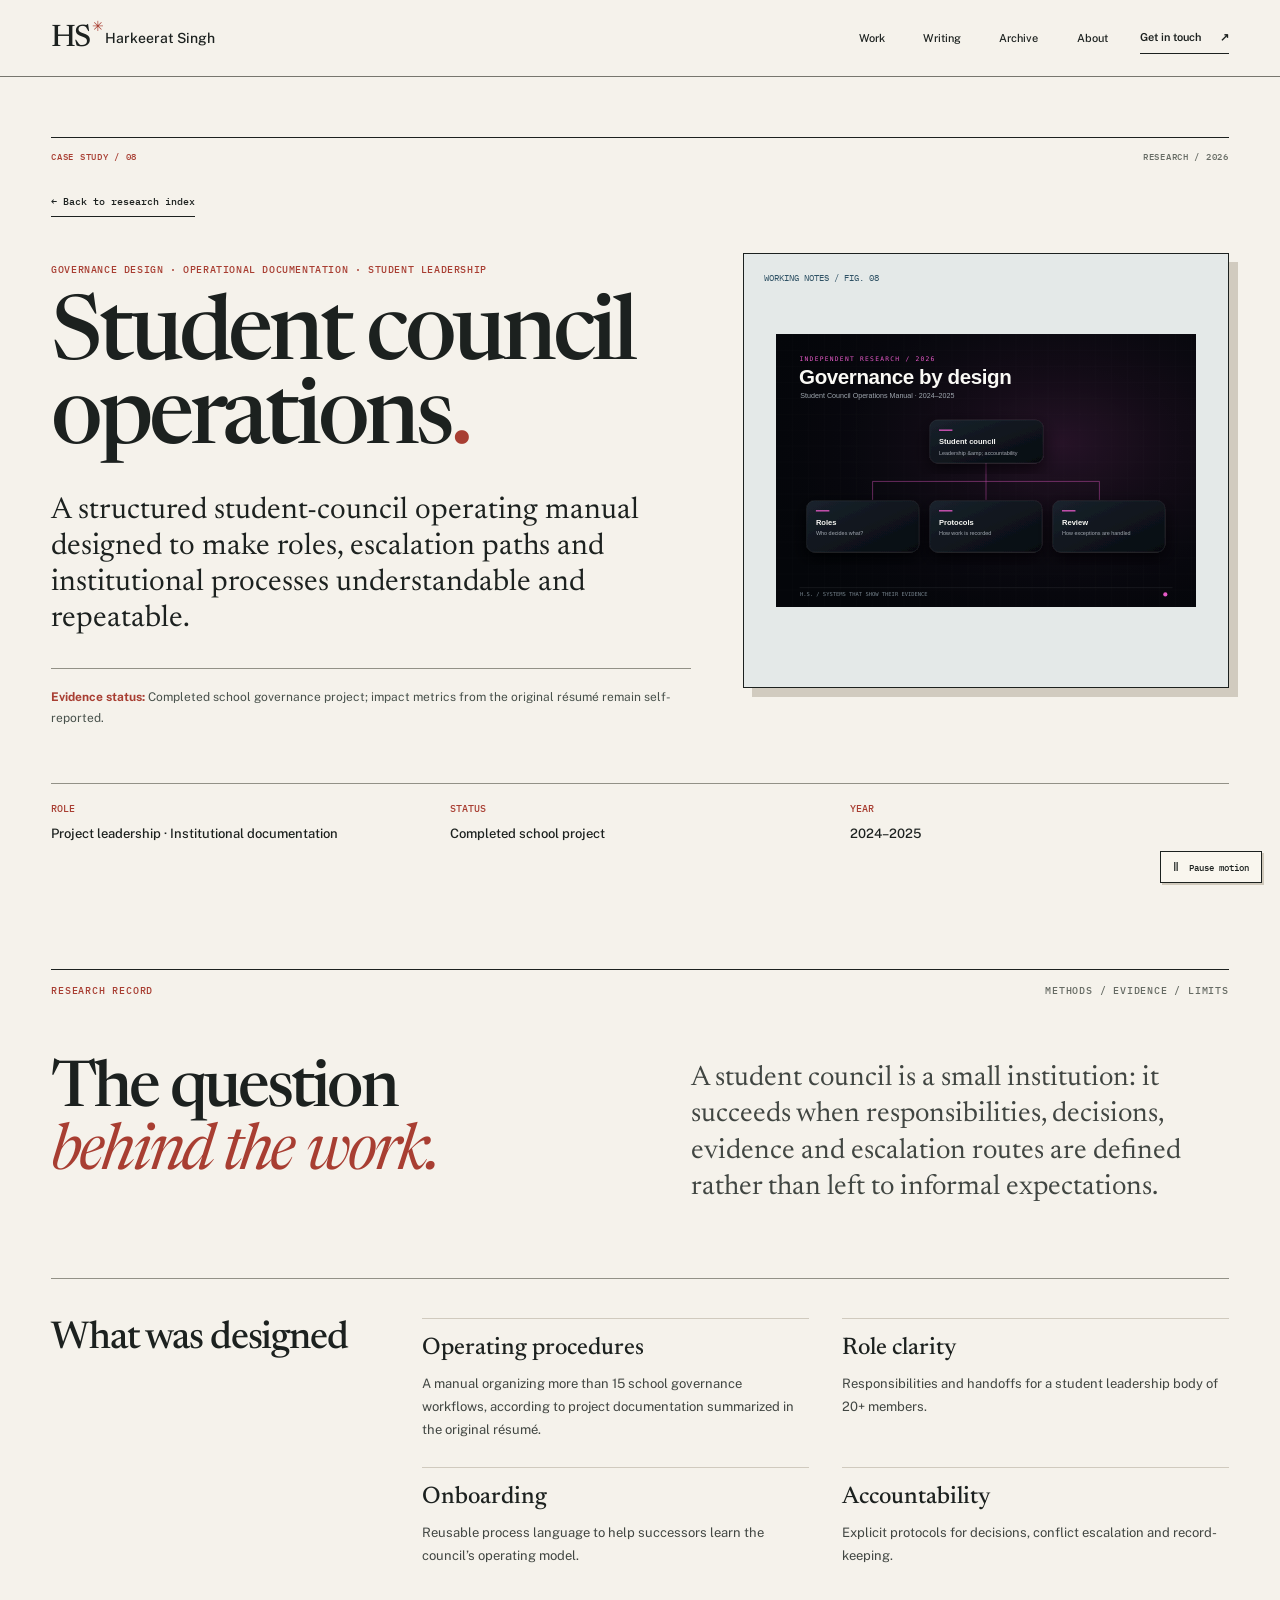
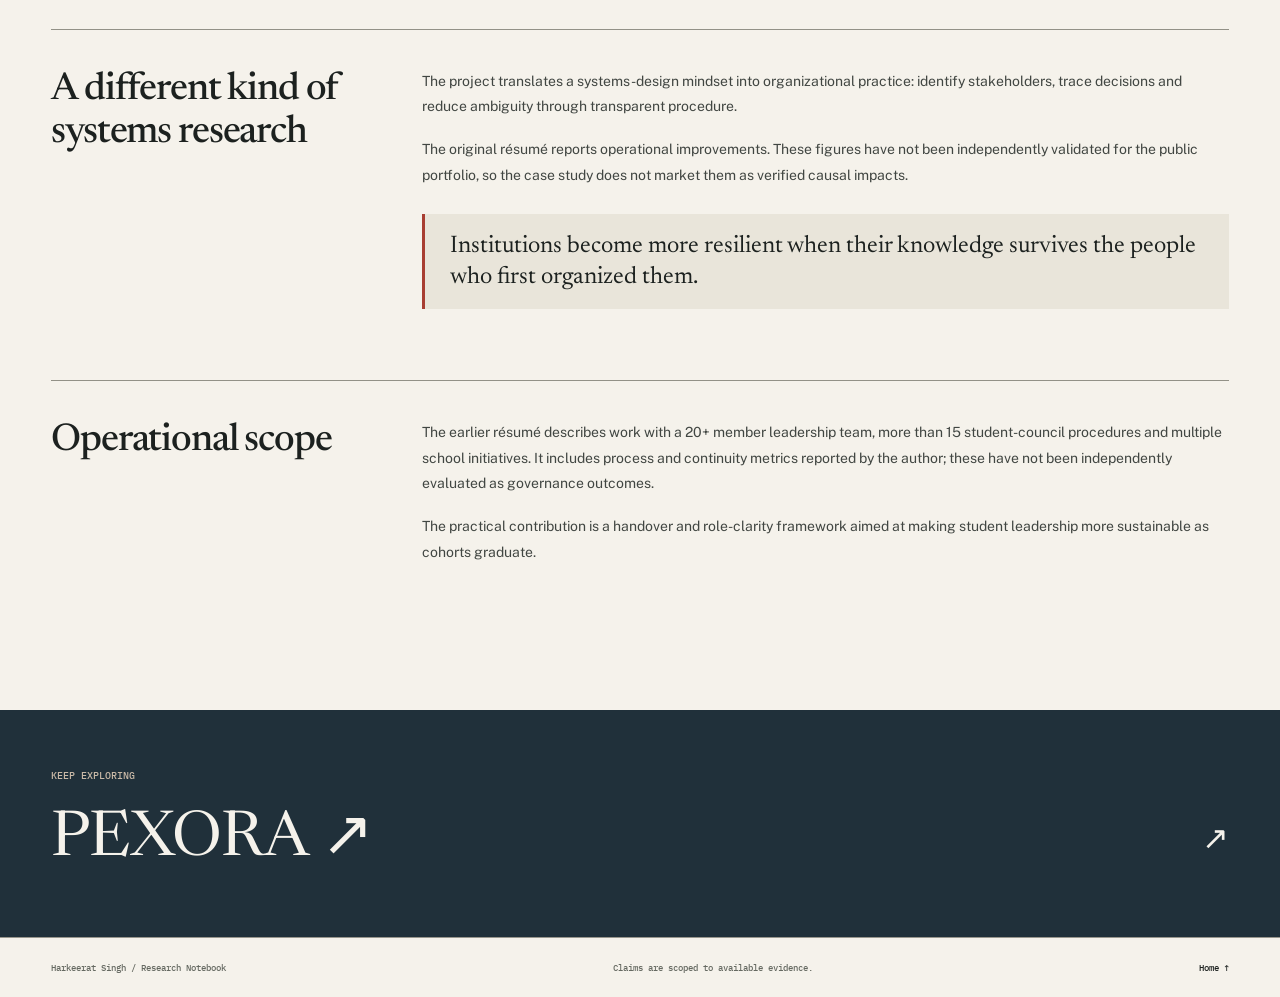
<file: docs/case-studies/scom.html>
<!doctype html><html lang="en"><head><meta charset="utf-8"><meta name="viewport" content="width=device-width,initial-scale=1"><meta name="theme-color" content="#f5f2eb"><meta name="description" content="A structured student-council operating manual designed to make roles, escalation paths and institutional processes understandable and repeatable."><title>Student council operations — Harkeerat Singh</title><link rel="icon" href="../assets/icons/favicon.svg" type="image/svg+xml"><link rel="preconnect" href="https://fonts.googleapis.com"><link rel="preconnect" href="https://fonts.gstatic.com" crossorigin><link href="https://fonts.googleapis.com/css2?family=IBM+Plex+Mono:wght@400;500;600&amp;family=Newsreader:opsz,wght@6..72,400;6..72,500;6..72,600&amp;family=Public+Sans:wght@400;500;600;700&amp;display=swap" rel="stylesheet"><link rel="stylesheet" href="../studio.css"><link rel="stylesheet" href="../press-v10.css?v=12"><script defer src="../studio.js"></script><link rel="stylesheet" href="../case-newsroom.css?v=1"></head><body class="case-page"><a href="#case-content" class="skip-link">Skip to content</a><div class="progress" aria-hidden="true"><span></span></div><header class="header" id="header"><a class="logo" href="../index.html" aria-label="Return to Harkeerat Singh homepage"><span class="logo-mark">HS<span class="logo-star">✳</span></span><span class="logo-name">Harkeerat Singh</span></a><nav class="desktop-nav" aria-label="Main navigation"><a href="../index.html#work">Work</a><a href="../index.html#writing">Writing</a><a href="../index.html#archive">Archive</a><a href="../index.html#about">About</a></nav><div class="nav-end"><a href="../index.html#contact" class="nav-contact">Get in touch <span>↗</span></a><button class="menu-button" type="button" aria-label="Open navigation" aria-expanded="false" aria-controls="mobile-nav"><span></span><span></span></button></div></header><nav class="mobile-nav" id="mobile-nav" aria-label="Mobile navigation" hidden><a href="../index.html#work">Work</a><a href="../index.html#writing">Writing</a><a href="../index.html#archive">Archive</a><a href="../index.html#about">About</a><a href="../index.html#contact">Contact</a></nav><main id="case-content"><section class="study-hero"><div class="section-meta"><span>CASE STUDY / 08</span><span>RESEARCH / 2026</span></div><a class="study-return" href="../index.html#work">← Back to research index</a><div class="study-intro"><div><p class="eyebrow">Governance design · Operational documentation · Student leadership</p><h1>Student council operations<span class="title-punct">.</span></h1><p class="study-deck">A structured student-council operating manual designed to make roles, escalation paths and institutional processes understandable and repeatable.</p><div class="study-status"><div class="case-status-line"><strong>Evidence status:</strong> Completed school governance project; impact metrics from the original résumé remain self-reported.</div></div></div><div class="study-art"><div class="study-art-label">WORKING NOTES / FIG. 08</div><img src="../assets/images/scom.svg" alt="Student council governance and escalation process diagram"></div></div><div class="study-meta"><div><span>Role</span><strong>Project leadership · Institutional documentation</strong></div><div><span>Status</span><strong>Completed school project</strong></div><div><span>Year</span><strong>2024–2025</strong></div></div></section><section class="study-body"><div class="section-meta"><span>RESEARCH RECORD</span><span>METHODS / EVIDENCE / LIMITS</span></div><section class="case-intro reveal-up"><h2>The question<br/><em style="font-family:var(--serif);color:var(--case-accent);font-weight:500">behind the work.</em></h2><p>A student council is a small institution: it succeeds when responsibilities, decisions, evidence and escalation routes are defined rather than left to informal expectations.</p></section><section class="case-section"><h2>What was designed</h2><div class="case-section-body"><div class="case-list"><article><strong>Operating procedures</strong><span>A manual organizing more than 15 school governance workflows, according to project documentation summarized in the original résumé.</span></article><article><strong>Role clarity</strong><span>Responsibilities and handoffs for a student leadership body of 20+ members.</span></article><article><strong>Onboarding</strong><span>Reusable process language to help successors learn the council’s operating model.</span></article><article><strong>Accountability</strong><span>Explicit protocols for decisions, conflict escalation and record-keeping.</span></article></div></div></section><section class="case-section"><h2>A different kind of systems research</h2><div class="case-section-body"><p>The project translates a systems-design mindset into organizational practice: identify stakeholders, trace decisions and reduce ambiguity through transparent procedure.</p><p>The original résumé reports operational improvements. These figures have not been independently validated for the public portfolio, so the case study does not market them as verified causal impacts.</p><div class="case-callout">Institutions become more resilient when their knowledge survives the people who first organized them.</div></div></section><section class="case-section"><h2>Operational scope</h2><div class="case-section-body"><p>The earlier résumé describes work with a 20+ member leadership team, more than 15 student-council procedures and multiple school initiatives. It includes process and continuity metrics reported by the author; these have not been independently evaluated as governance outcomes.</p><p>The practical contribution is a handover and role-clarity framework aimed at making student leadership more sustainable as cohorts graduate.</p></div></section></section><section class="study-next"><span>KEEP EXPLORING</span><a href="pexora.html">PEXORA ↗ <span>↗</span></a></section></main><footer class="study-footer"><span>Harkeerat Singh / Research Notebook</span><span>Claims are scoped to available evidence.</span><a href="../index.html">Home ↑</a></footer><button class="motion-button" type="button" aria-pressed="false" aria-label="Pause decorative animations"><span class="motion-symbol">Ⅱ</span><span class="motion-label">Pause motion</span></button></body></html>
</file>
<file: docs/editorial.css>
/* Harkeerat Singh / Issue 01. An original newspaper-inspired research portfolio.
   No stock template, no CSS framework; reading-first typographic design. */
:root{
  color-scheme:light;
  --paper:#f5f2eb;--paper2:#eee9df;--ink:#1c211f;--softink:#414642;
  --muted:#77756d;--line:#cdc7bb;--line-dark:#98968d;--red:#a83e32;
  --blue:#2f5265;--deep:#20303a;--cream:#f9f6ee;
  --serif:'Newsreader',Georgia,'Times New Roman',serif;
  --sans:'Public Sans',Arial,Helvetica,sans-serif;
  --mono:'IBM Plex Mono','Courier New',monospace;
  --wrap:1220px;--gutter:clamp(20px,4vw,52px);--header-height:86px;
}
*{box-sizing:border-box}
html{scroll-behavior:smooth;scroll-padding-top:calc(var(--header-height) + 28px)}
body{margin:0;color:var(--ink);background:#e8e5dc;font:400 16px/1.55 var(--sans);-webkit-font-smoothing:antialiased}
a{color:inherit;text-decoration:none}
button{font:inherit}
img{display:block;max-width:100%}
button:focus-visible,a:focus-visible{outline:2px solid var(--red);outline-offset:5px}
::selection{background:#d6a79e;color:#141414}
.wrap{width:min(var(--wrap),calc(100% - var(--gutter)*2));margin-inline:auto}
.paper-shell{background:var(--paper);max-width:1560px;margin:auto;border-inline:1px solid #d8d1c4;min-height:100vh;overflow:clip}
.skip-link{position:fixed;z-index:101;left:14px;top:-100px;background:var(--ink);color:var(--paper);padding:10px 18px}
.skip-link:focus{top:14px}
.reading-progress{position:fixed;height:3px;width:100%;top:0;left:0;z-index:90;pointer-events:none}
.reading-progress span{display:block;height:100%;width:100%;transform-origin:left center;transform:scaleX(0);background:var(--red)}
.edition-bar{min-height:37px;display:flex;align-items:center;justify-content:space-between;gap:10px;border-bottom:1px solid var(--line);font:500 9px/1.2 var(--mono);letter-spacing:.09em;color:#565852}
.bullet-red{color:var(--red);font-size:10px;vertical-align:middle;margin-right:7px}
.slash{color:var(--red);padding:0 4px}
.site-header{position:sticky;top:0;z-index:40;background:rgba(245,242,235,.96);border-bottom:1px solid var(--ink);transition:background .3s,border-color .3s}
.site-header.is-scrolled{background:rgba(245,242,235,.985);box-shadow:0 4px 12px rgba(21,30,28,.035)}
.masthead{min-height:var(--header-height);display:flex;align-items:center;justify-content:space-between;gap:30px}
.masthead-name{font:500 clamp(26px,3.1vw,41px)/.95 var(--serif);letter-spacing:-.055em;white-space:nowrap}
.masthead-mark{color:var(--red)}
.desktop-nav{display:flex;align-items:center;gap:clamp(17px,2.2vw,32px)}
.desktop-nav a{font:600 11px/1.4 var(--sans);letter-spacing:.014em;white-space:nowrap;padding:11px 0;position:relative}
.desktop-nav a::after{content:'';position:absolute;bottom:5px;left:0;width:100%;height:1px;background:var(--ink);transform:scaleX(0);transform-origin:left;transition:transform .2s}
.desktop-nav a:hover::after,.desktop-nav a:focus-visible::after{transform:scaleX(1)}
.desktop-nav .nav-cv{color:var(--red);border-left:1px solid var(--line);padding-left:24px}
.nav-cv span{font-size:14px;padding-left:6px}
.menu-toggle{display:none;background:transparent;border:1px solid var(--line-dark);color:var(--ink);padding:10px 11px;cursor:pointer;gap:13px;align-items:center;text-transform:uppercase;font:600 10px/1 var(--mono);letter-spacing:.09em}
.menu-lines{display:grid;gap:4px;width:20px}.menu-lines i{height:1px;width:20px;background:var(--ink);display:block;transition:transform .25s}
.menu-toggle[aria-expanded='true'] .menu-lines i:first-child{transform:translateY(2.5px) rotate(45deg)}
.menu-toggle[aria-expanded='true'] .menu-lines i:last-child{transform:translateY(-2.5px) rotate(-45deg)}
.mobile-nav{display:none}
.hero{display:grid;grid-template-columns:1.12fr .88fr;column-gap:clamp(34px,5vw,75px);padding-block:clamp(50px,6vw,87px) clamp(49px,5vw,68px);position:relative}
.hero-copy{padding-top:clamp(12px,3vw,35px)}
.eyebrow,.section-cap,.story-meta,.photo-caption,.story-bottom,.story-index,.row-category,.index-number,.writing-label,.writing-foot,.ledger-date,.about-side-heading,.fact-block>span,.closing-kicker,.site-footer,.hero-rule,.hero-bottom-note,.diagram-top,.diagram-footer,.diagram-number small{font-family:var(--mono);text-transform:uppercase;letter-spacing:.068em}
.eyebrow{font-size:11px;font-weight:500;color:var(--red);display:flex;align-items:center;gap:14px;margin-bottom:23px}
.eyebrow .short-line{height:1px;background:var(--line-dark);width:26px}
.hero-heading{font:500 clamp(50px,5.8vw,84px)/.99 var(--serif);letter-spacing:-.043em;margin:0;max-width:770px}
.word-emphasis{color:var(--red);font-weight:500;position:relative;white-space:nowrap}
.word-emphasis::after{position:absolute;content:'';height:2px;left:0;right:0;bottom:4px;background:currentColor;opacity:.3;transform:rotate(-1.4deg)}
.hero-rule{font-size:10px;color:var(--muted);border-bottom:1px solid var(--line-dark);padding-bottom:12px;margin:31px 0 21px;display:flex;justify-content:space-between;gap:10px}
.hero-rule span:last-child{color:var(--red);font-size:13px}
.hero-intro{font:400 clamp(20px,2.1vw,28px)/1.26 var(--serif);max-width:550px;letter-spacing:-.015em;margin:0 0 15px}
.hero-support{font:400 14px/1.75 var(--sans);max-width:510px;color:var(--softink);margin:0}
.hero-actions{display:flex;align-items:center;flex-wrap:wrap;gap:19px 31px;margin-top:29px}
.editorial-link{border-bottom:1px solid var(--ink);font:600 12px/1.3 var(--sans);padding:0 0 11px;display:inline-flex;align-items:center;gap:24px;transition:color .22s,border-color .22s;min-height:29px}
.editorial-link:hover{color:var(--red);border-color:var(--red)}
.editorial-link>span{font-size:16px;transition:transform .25s}.editorial-link:hover>span{transform:translate(2px,-3px)}
.editorial-link.subdued{border-color:var(--line-dark);color:var(--muted)}
.editorial-link.subdued:hover{color:var(--ink);border-color:var(--ink)}
.hero-portrait{align-self:start;position:relative}
.portrait-paper{background:#d8c8b7;padding:11px;position:relative;box-shadow:10px 13px 0 rgba(58,70,69,.095)}
.portrait-border{overflow:hidden;aspect-ratio:4/4.8;background:#bfb4a8}
.portrait-border img{height:100%;width:100%;object-fit:cover;object-position:50% 36%;image-rendering:auto;filter:contrast(1.02) saturate(.91)}
.photo-tape{position:absolute;right:-16px;top:26px;transform:rotate(5deg);background:#e1d5b3;padding:9px 17px;min-width:142px;min-height:32px;box-shadow:0 4px 6px rgba(40,34,25,.10);border:1px solid rgba(118,107,78,.2);text-align:center;animation:tape-breathe 11s ease-in-out infinite}
.photo-tape::before{content:'';position:absolute;left:0;right:0;top:-1px;height:1px;border-top:1px dashed rgba(65,55,35,.25)}
.photo-tape span{font:500 9px/1 var(--mono);letter-spacing:.1em;color:#514c3e;white-space:nowrap}
@keyframes tape-breathe{0%,100%{transform:rotate(5deg) translateY(0)}50%{transform:rotate(4.3deg) translateY(-3px)}}
.photo-caption{display:flex;justify-content:space-between;gap:8px;border-bottom:1px solid var(--line);font-size:9px;padding:14px 0 12px;color:#51544e}
.photo-caption i{color:var(--red);font-style:normal}
.hero-bottom-note{grid-column:1/-1;display:flex;gap:12px;align-items:center;justify-content:flex-end;font-size:9px;color:var(--muted);margin-top:20px}
.hero-bottom-note .downline{height:1px;width:37px;background:var(--line-dark)}
.news-tape{width:100%;border-top:1px solid var(--red);border-bottom:1px solid var(--red);background:var(--red);color:var(--cream);overflow:hidden;position:relative}
.news-tape-track{display:flex;align-items:center;white-space:nowrap;width:max-content;animation:newswire 38s linear infinite;will-change:transform}
.news-tape-track>span{display:inline-block;flex-shrink:0;padding:13px 0;font:500 11px/1 var(--mono);letter-spacing:.12em}
.news-tape-track b{font:400 14px/1 var(--serif);padding-inline:27px;color:#e5d8bf}
.news-tape:hover .news-tape-track{animation-play-state:paused}
@keyframes newswire{to{transform:translateX(-33.333333%)}}
.section-pad{padding-block:clamp(71px,8vw,115px)}
.section-cap{display:flex;justify-content:space-between;align-items:center;gap:12px;border-top:1px solid var(--ink);padding-top:15px;font-size:10px;color:#5d615b}
.section-cap span:first-child{color:var(--red)}
.section-cap .sep{margin-inline:7px;color:var(--line-dark)}
.section-header{display:grid;grid-template-columns:1fr minmax(220px,.45fr);gap:24px;align-items:end;margin:23px 0 44px}
.section-header h2{font:500 clamp(45px,5.5vw,79px)/1.05 var(--serif);letter-spacing:-.05em;margin:0}
.serif-period{color:var(--red)}
.section-header>p{font:400 13px/1.7 var(--sans);max-width:380px;margin:0 0 4px;color:var(--softink)}
.cover-story{display:grid;grid-template-columns:1.1fr .9fr;border:1px solid var(--ink);min-height:395px;transition:box-shadow .25s,transform .25s;overflow:hidden}
.cover-story:hover,.cover-story:focus-visible{box-shadow:9px 9px 0 var(--line);transform:translate(-2px,-2px)}
.cover-story-main{padding:clamp(23px,3vw,42px);display:flex;flex-direction:column}
.story-meta{display:flex;justify-content:space-between;gap:10px;color:#5d5d55;font-size:9px}
.story-meta b{color:var(--red);font-weight:600}
.cover-story h3{font:500 clamp(48px,5.1vw,78px)/.96 var(--serif);letter-spacing:-.045em;margin:37px 0 11px}
.cover-story h3 em{font-weight:400;color:var(--red);font-style:normal}
.cover-story-question{font:400 clamp(21px,2.2vw,28px)/1.19 var(--serif);margin:0 0 16px;max-width:370px}
.cover-story-desc{font:400 13px/1.75 var(--sans);color:var(--softink);margin:0;max-width:435px}
.story-bottom{font-size:9px;color:var(--softink);border-top:1px solid var(--line);padding-top:17px;margin-top:auto;display:flex;justify-content:space-between;gap:10px}
.story-bottom b{color:var(--red);font-size:18px;margin-left:9px}
.cover-story-visual{background:#e8ece9;position:relative;padding:clamp(21px,2.7vw,36px);min-height:390px;display:flex;flex-direction:column;border-left:1px solid var(--ink);background-image:linear-gradient(90deg,rgba(47,82,101,.07) 1px,transparent 1px),linear-gradient(0deg,rgba(47,82,101,.07) 1px,transparent 1px);background-size:38px 38px}
.diagram-top{display:flex;justify-content:space-between;font-size:9px;color:var(--blue);gap:10px}
.diagram-nodes{display:grid;grid-template-columns:repeat(3,1fr);gap:6px;margin-top:72px}
.diagram-nodes span{height:69px;display:flex;align-items:center;justify-content:center;font:600 clamp(9px,1vw,12px)/1.4 var(--mono);text-align:center;border:1px solid var(--blue);background:rgba(245,247,242,.85);color:var(--blue);letter-spacing:.02em}
.diagram-lines{display:grid;grid-template-columns:repeat(3,1fr);height:36px;position:relative;gap:6px}
.diagram-lines i{height:100%;width:1px;background:var(--blue);justify-self:center;position:relative}
.diagram-lines::after{content:'';position:absolute;left:16.5%;right:16.5%;bottom:0;height:1px;background:var(--blue)}
.diagram-outcome{border:1px solid var(--blue);background:var(--blue);color:var(--cream);text-align:center;font:600 10px/1.4 var(--mono);letter-spacing:.12em;padding:12px;max-width:82%;width:100%;align-self:center}
.diagram-number{font:500 clamp(28px,3.4vw,47px)/1 var(--serif);color:var(--blue);text-align:center;margin:20px 0 0}
.diagram-number small{display:block;font:500 8px/1.3 var(--mono);margin-top:6px}
.diagram-footer{font-size:8px;color:var(--blue);border-top:1px solid rgba(47,82,101,.5);margin-top:auto;padding-top:10px}
.story-index{margin-top:45px;padding-bottom:13px;border-bottom:2px solid var(--ink);display:flex;justify-content:space-between;gap:12px;color:var(--muted);font-size:10px}
.story-index span:first-child{color:var(--ink)}
.story-row{display:grid;grid-template-columns:62px 1fr 50px;align-items:start;gap:18px;position:relative;border-bottom:1px solid var(--line-dark);padding:24px 5px 27px;transition:background .3s,padding .3s}
.story-row:hover,.story-row:focus-visible{background:rgba(47,82,101,.047);padding-left:17px}
.index-number{font:500 11px/1.3 var(--mono);padding-top:5px;color:var(--red)}
.row-category{font-size:9px;font-weight:500;color:var(--blue)}
.row-story h3{font:500 clamp(24px,2.8vw,36px)/1.13 var(--serif);letter-spacing:-.027em;margin:7px 0 7px}
.row-story h3 span{font-weight:400;color:#565b55}
.row-story p{font:400 12px/1.7 var(--sans);color:var(--softink);margin:0;max-width:750px}
.row-arrow{align-self:center;justify-self:end;font:400 26px/1 var(--serif);color:var(--ink);transition:transform .25s,color .25s}
.story-row:hover .row-arrow{transform:translate(3px,-3px);color:var(--red)}
.edition-divider{height:50px;display:flex;justify-content:center;align-items:center;gap:9px;color:var(--red);font:400 15px var(--serif)}
.edition-divider span:nth-child(2){font-size:11px;color:var(--blue)}
.writing{padding-top:60px}
.and-mark{font-style:italic;color:var(--red);font-weight:400}
.writing-columns{display:grid;grid-template-columns:1.15fr .85fr;gap:0;border:1px solid var(--ink)}
.writing-feature,.writing-side{padding:clamp(22px,3vw,42px);display:flex;flex-direction:column;min-height:370px}
.writing-feature{background:var(--paper2)}
.writing-side{background:#e7e9e5;border-left:1px solid var(--ink)}
.writing-label{font-size:9px;color:#555a57;display:flex;justify-content:space-between;gap:13px;flex-wrap:wrap}
.publication-status{color:var(--red)}
.writing-feature h3{font:500 clamp(38px,4vw,57px)/1.02 var(--serif);letter-spacing:-.03em;margin:41px 0 20px}
.writing-feature h3 em{font-style:normal;font-weight:400;color:var(--red);font-size:.7em;line-height:1.13;display:inline-block;margin-top:7px}
.title-colon{color:var(--red)}
.writing-feature p,.writing-side p{font:400 13px/1.7 var(--sans);color:var(--softink);max-width:520px;margin:0 0 25px}
.writing-foot{font-size:9px;color:#6a6863;border-top:1px solid var(--line-dark);padding-top:13px;margin-top:auto}
.writing-foot b{padding-inline:7px;color:var(--red)}
.writing-issue-no{color:rgba(47,82,101,.29);font:500 97px/1 var(--serif);letter-spacing:-.07em;margin-top:37px}
.writing-issue-no span{color:var(--red);padding-inline:3px}
.writing-side h3{font:500 clamp(29px,3.1vw,44px)/1.03 var(--serif);letter-spacing:-.03em;margin:0 0 19px}
.writing-side h3 em{font-style:italic;color:var(--blue)}
.experience{padding-top:55px}
.experience-ledger{border-top:2px solid var(--ink)}
.ledger-row{display:grid;grid-template-columns:160px 1fr 24px;gap:28px;align-items:start;border-bottom:1px solid var(--line-dark);padding:23px 3px}
.ledger-date{font-size:10px;color:var(--red);padding-top:4px}
.ledger-row h3{font:500 28px/1.18 var(--serif);letter-spacing:-.015em;margin:0 0 7px}
.ledger-row h3 small{font:500 11px/1 var(--sans);color:var(--blue);margin-left:13px;white-space:nowrap}
.ledger-row p{font:400 12px/1.7 var(--sans);margin:0;color:var(--softink)}
.ledger-symbol{font:400 21px/1 var(--serif);color:var(--red);justify-self:end;opacity:.5}
.about{padding-top:58px}
.about-columns{display:grid;grid-template-columns:minmax(0,1fr) minmax(300px,.72fr);gap:clamp(35px,6vw,89px);margin-top:45px}
.about-primary h2{font:500 clamp(41px,4.7vw,64px)/1.08 var(--serif);letter-spacing:-.04em;margin:0 0 28px}
.about-primary h2 em{font-weight:400;font-style:italic;color:var(--red)}
.about-primary p{font:400 14px/1.84 var(--sans);color:var(--softink);margin:0 0 18px;max-width:640px}
.about-links{display:flex;gap:30px;flex-wrap:wrap;margin-top:30px}
.about-links a{font:600 12px/1.2 var(--sans);border-bottom:1px solid var(--ink);padding-bottom:11px}
.about-links a:hover{color:var(--red);border-color:var(--red)}
.about-links span{padding-left:14px}
.about-side{background:#eae6db;border-top:3px double var(--ink);padding:24px clamp(21px,2.8vw,38px)}
.about-side-heading{display:flex;justify-content:space-between;gap:8px;color:var(--blue);font-size:9px;padding-bottom:13px;border-bottom:1px solid var(--line-dark)}
.fact-block{border-bottom:1px solid var(--line);padding:21px 0 11px}.fact-block:last-child{border:0}
.fact-block>span{font-size:9px;color:var(--red)}
.fact-block p{font:500 17px/1.3 var(--serif);margin:10px 0 12px}
.fact-block p small{font:400 11px/1.5 var(--sans);color:var(--muted)}
.closing-band{background:var(--deep);color:var(--paper);padding-block:clamp(63px,6.5vw,102px)}
.closing-inner{display:grid;grid-template-columns:1fr .85fr;gap:50px;align-items:end}
.closing-kicker{font-size:10px;color:#c9b9a7}
.closing-inner h2{font:500 clamp(52px,6vw,85px)/.99 var(--serif);letter-spacing:-.04em;margin:15px 0 0}
.closing-inner h2 em{color:#e1b5a0;font-style:italic;font-weight:400}
.closing-right p{font:400 13px/1.5 var(--sans);color:#c8cbc7;margin:0 0 18px}
.contact-email{display:flex;justify-content:space-between;gap:15px;padding:7px 0 14px;border-bottom:1px solid #7d8b90;font:500 clamp(16px,2.2vw,26px)/1.3 var(--serif);word-break:break-word}
.contact-email:hover{color:#f3c5ad}.contact-email span{white-space:nowrap}
.footer-social{display:flex;gap:25px;flex-wrap:wrap;font:500 11px/1.4 var(--sans);margin-top:33px;color:#c8d4d5}
.footer-social a:hover{color:#f3c5ad}
.site-footer{min-height:67px;display:flex;justify-content:space-between;align-items:center;gap:20px;font-size:9px;color:#666963}
.site-footer a:hover{color:var(--red)}
.motion-toggle{position:fixed;right:14px;bottom:13px;z-index:55;border:1px solid var(--ink);background:var(--cream);color:var(--ink);display:flex;align-items:center;gap:8px;padding:7px 10px;box-shadow:2px 2px 0 #d0c9bb;cursor:pointer;font:500 9px/1 var(--mono);letter-spacing:.03em}
.motion-toggle:hover{background:#ebe3d4}.motion-icon{font-size:13px}
/* Reveal: content stays available without JavaScript. */
html.js .reveal{opacity:0;transform:translateY(19px);transition:opacity .72s ease,transform .8s cubic-bezier(.22,.74,.2,1)}
html.js .reveal.is-visible{opacity:1;transform:translateY(0)}
html.js .story-row.reveal{transition:opacity .65s ease,transform .72s ease,background .25s,padding .25s}
/* Deliberately optional cursor: only fine pointers with motion enabled. */
.cursor{display:none;position:fixed;left:0;top:0;pointer-events:none;z-index:200;width:80px;height:80px;transform:translate(-100px,-100px)}
.cursor-inner{display:block;position:absolute;top:50%;left:50%;transform:translate(-50%,-50%);height:11px;width:11px;border-radius:50%;background:var(--red);box-shadow:0 0 0 1px var(--paper)}
.cursor-caption{position:absolute;left:50%;top:50%;height:66px;width:66px;transform:translate(-50%,-50%) scale(.55);border-radius:50%;background:var(--ink);color:var(--paper);display:flex;align-items:center;justify-content:center;opacity:0;transition:transform .21s,opacity .21s;font:600 9px/1 var(--mono);letter-spacing:.08em}
html.cursor-enabled .cursor{display:block}
html.cursor-enabled,html.cursor-enabled a,html.cursor-enabled button{cursor:none}
.cursor.is-active .cursor-caption{opacity:1;transform:translate(-50%,-50%) scale(1)}
.cursor.is-active .cursor-inner{opacity:0}
html.motion-paused *,html.motion-paused *::before,html.motion-paused *::after{animation-play-state:paused!important;transition:none!important}
html.motion-paused .reveal{opacity:1!important;transform:none!important}
html.motion-paused .news-tape-track{animation-play-state:paused!important}
@media(max-width:1150px){
 :root{--wrap:1090px}
 .hero-heading{font-size:clamp(48px,5.7vw,72px)}
 .diagram-nodes{margin-top:45px}
 .masthead-name{font-size:32px}
 .desktop-nav{gap:19px}
 .desktop-nav .nav-cv{padding-left:18px}
}
@media(max-width:920px){
 :root{--gutter:27px;--header-height:75px}
 .edition-bar>span:last-child{display:none}
 .desktop-nav{display:none}
 .menu-toggle{display:inline-flex}
 .masthead-name{font-size:34px}
 .mobile-nav:not([hidden]){display:grid;position:absolute;top:100%;left:0;right:0;background:var(--paper);padding:11px var(--gutter) 24px;border-bottom:1px solid var(--ink);box-shadow:0 18px 25px rgba(0,0,0,.07)}
 .mobile-nav a{display:flex;justify-content:space-between;border-bottom:1px solid var(--line);padding:15px 0;font:500 21px/1.2 var(--serif)}
 .mobile-nav a span{font:500 10px var(--mono);color:var(--red)}
 .hero{grid-template-columns:1.05fr .95fr;gap:25px}
 .hero-heading{font-size:clamp(45px,6vw,64px)}
 .hero-intro{font-size:clamp(19px,2.4vw,26px)}
 .cover-story{grid-template-columns:1.05fr .95fr}
 .cover-story h3{font-size:58px}
 .writing-columns{grid-template-columns:1fr 1fr}
 .writing-issue-no{font-size:75px}
}
@media(max-width:730px){
 :root{--gutter:20px;--header-height:68px}
 .edition-bar{font-size:8px;min-height:30px}
 .edition-bar .issue-line{display:none}
 .masthead-name{font-size:29px}
 .hero{display:flex;flex-direction:column;padding-top:43px;gap:0}
 .hero-copy{display:contents}
 .hero .eyebrow{order:1}
 .hero .hero-heading{order:2;margin-bottom:24px}
 .hero .hero-portrait{order:3;margin-bottom:25px}
 .hero .hero-rule{order:4}
 .hero .hero-intro{order:5}
 .hero .hero-support{order:6}
 .hero .hero-actions{order:7}
 .eyebrow{font-size:9px;margin-bottom:15px}
 .hero-heading{font-size:clamp(48px,9.5vw,76px);max-width:620px}
 .hero-rule{margin:22px 0 17px}
 .hero-intro{font-size:23px;max-width:560px}
 .hero-support{font-size:13px}
 .hero-portrait{max-width:560px;width:100%}
 .portrait-paper{padding:8px;box-shadow:7px 8px 0 rgba(58,70,69,.095)}
 .portrait-border{aspect-ratio:1/1.03}
 .photo-tape{right:-7px;top:19px;padding:7px 12px}
 .photo-caption{font-size:8px}
 .hero-bottom-note{display:none}
 .news-tape-track>span{font-size:10px;padding-block:11px}
 .news-tape-track b{padding-inline:17px}
 .section-pad{padding-block:69px}
 .section-cap{font-size:9px}
 .section-cap span:last-child{display:none}
 .section-header{grid-template-columns:1fr;margin:17px 0 28px;gap:12px}
 .section-header h2{font-size:clamp(46px,9vw,65px)}
 .section-header>p{font-size:13px;max-width:550px}
 .cover-story{grid-template-columns:1fr}
 .cover-story h3{font-size:clamp(47px,9vw,65px);margin-top:25px}
 .cover-story-main{min-height:375px}
 .cover-story-visual{border-left:0;border-top:1px solid var(--ink);min-height:350px}
 .diagram-nodes{margin-top:40px}
 .story-row{grid-template-columns:32px minmax(0,1fr) 25px;gap:11px;padding-block:19px 22px}
 .row-story h3{font-size:clamp(24px,6vw,31px)}
 .row-story h3 span{display:block;font-size:.8em}
 .row-arrow{font-size:23px}
 .writing-columns{grid-template-columns:1fr}
 .writing-feature,.writing-side{min-height:335px}
 .writing-side{border-left:0;border-top:1px solid var(--ink)}
 .writing-feature h3{font-size:clamp(38px,7.5vw,52px);margin-top:27px}
 .writing-issue-no{font-size:65px;margin-top:26px}
 .ledger-row{grid-template-columns:88px 1fr 13px;gap:15px}
 .ledger-row h3{font-size:24px}
 .ledger-row h3 small{display:block;margin:5px 0 0;font-size:11px}
 .ledger-date{font-size:9px}
 .about-columns{grid-template-columns:1fr;margin-top:29px;gap:30px}
 .about-primary h2{font-size:clamp(43px,8vw,60px)}
 .closing-inner{grid-template-columns:1fr;gap:24px}
 .closing-inner h2{font-size:clamp(57px,10vw,75px)}
 .site-footer{font-size:8px;flex-wrap:wrap;padding-block:22px;gap:10px}
 .site-footer>span:nth-child(2){display:none}
 .motion-toggle{right:8px;bottom:8px;padding:7px;width:32px;height:32px;justify-content:center;gap:0} .motion-text{display:none}
}
@media(max-width:380px){
 :root{--gutter:16px}
 .hero-heading{font-size:47px}
 .word-emphasis{white-space:normal}
 .photo-caption span:last-child{display:none}
 .section-cap{font-size:8px}
 .diagram-nodes span{font-size:9px}
 .writing-feature,.writing-side{padding:22px 20px}
 .writing-label{font-size:8px}
 .about-side{padding:20px}
}
@media(hover:none),(pointer:coarse){.cursor{display:none!important}}
@media(prefers-reduced-motion:reduce){
 html{scroll-behavior:auto}
 *,*::before,*::after{animation:none!important;transition:none!important}
 html.js .reveal{opacity:1!important;transform:none!important}
 .cursor{display:none!important}
 .news-tape-track{transform:none!important}
}


/* ISSUE 01 / Landing refinement — viewport-aware cover, fading square grid and
   quiet carmine ink blooms. Designed to preserve the print layout, not cover it. */
:root{--edition-bar-height:37px}
.hero{
  --hero-grid-opacity:.58;
  min-height:calc(100svh - var(--header-height) - var(--edition-bar-height));
  align-items:center;
  row-gap:8px;
  padding-block:clamp(18px,2.3svh,30px) clamp(15px,2svh,25px);
  isolation:isolate;
}
.hero::before,.hero::after{
  content:"";
  position:absolute;
  pointer-events:none;
  z-index:0;
  inset:0 calc(-1 * var(--gutter));
}
.hero::before{
  background-image:
    linear-gradient(90deg,rgba(85,66,62,.105) 1px,transparent 1px),
    linear-gradient(0deg,rgba(85,66,62,.105) 1px,transparent 1px);
  background-size:68px 68px;
  background-position:center center;
  -webkit-mask-image:linear-gradient(180deg,transparent 0%,#000 12%,#000 77%,transparent 100%);
  mask-image:linear-gradient(180deg,transparent 0%,#000 12%,#000 77%,transparent 100%);
  opacity:var(--hero-grid-opacity);
  will-change:opacity;
}
.hero::after{
  background:
    radial-gradient(ellipse 280px 310px at 4% 26%,rgba(173,56,45,.16),transparent 78%),
    radial-gradient(ellipse 340px 320px at 97% 77%,rgba(159,43,41,.14),transparent 77%),
    radial-gradient(ellipse 190px 190px at 61% 95%,rgba(184,72,62,.075),transparent 82%);
  filter:blur(29px);
  opacity:.72;
}
.hero-copy,.hero-portrait,.hero-bottom-note{position:relative;z-index:1}
.hero-copy{padding-top:0}
.hero-heading{font-size:clamp(46px,min(5.45vw,9.2svh),78px)}
.hero .eyebrow{margin-bottom:clamp(11px,1.8svh,19px)}
.hero .hero-rule{margin:clamp(15px,2.4svh,25px) 0 clamp(11px,1.8svh,18px)}
.hero .hero-actions{margin-top:clamp(15px,2.3svh,24px)}
.hero-portrait{
  align-self:center;
  justify-self:center;
  width:min(100%,450px,calc(75svh - 210px));
}
.hero-bottom-note{margin-top:0;align-self:end}
.work{
  background-image:radial-gradient(ellipse 380px 280px at 99% 9%,rgba(173,56,45,.065),transparent 82%);
}
.writing{
  background-image:radial-gradient(ellipse 390px 330px at 0% 19%,rgba(173,56,45,.05),transparent 82%);
}
@media(min-width:731px) and (max-height:700px){
  .hero{padding-block:14px 12px;row-gap:0}
  .hero-heading{font-size:clamp(40px,min(5vw,8.6svh),59px)}
  .hero .eyebrow{margin-bottom:8px}
  .hero .hero-rule{margin:10px 0 9px;padding-bottom:7px}
  .hero-intro{font-size:clamp(17px,2svh + 5px,21px);line-height:1.18;margin-bottom:9px}
  .hero-support{font-size:12px;line-height:1.4}
  .hero .hero-actions{margin-top:11px}
  .hero-portrait{width:min(100%,410px,calc(78svh - 200px))}
  .photo-caption{padding:8px 0 7px}
  .hero-bottom-note{font-size:8px}
}
@media(max-width:730px){
  :root{--edition-bar-height:30px}
  .hero{min-height:0;row-gap:0;padding-block:30px 27px}
  .hero-copy>*{position:relative;z-index:1}
  .hero-portrait{width:min(100%,520px);justify-self:start;align-self:auto}
  .hero::before{background-size:52px 52px}
  .hero::after{
    background:
      radial-gradient(ellipse 225px 240px at 12% 22%,rgba(173,56,45,.13),transparent 80%),
      radial-gradient(ellipse 260px 250px at 96% 62%,rgba(173,56,45,.1),transparent 82%);
    filter:blur(22px);
  }
}
@media(prefers-reduced-motion:reduce){
  .hero::before{opacity:.18!important;will-change:auto}
  .hero::after{opacity:.45!important}
}


/* ISSUE 01 / Softer ink-bleed lighting.
   Broad isolated radials replace clipped section backgrounds. Each falloff
   reaches full transparency before its box boundary, so no rectangle shows. */
.work,.writing{
  position:relative;
  isolation:isolate;
  background-image:none;
}
.work::before,.writing::before,.work::after,.writing::after{
  content:"";
  position:absolute;
  pointer-events:none;
  z-index:0;
  border-radius:50%;
  background-repeat:no-repeat;
  filter:blur(42px);
}
.work > *,.writing > *{position:relative;z-index:1}
.work::before{
  width:min(72vw,860px);height:min(59vw,650px);
  right:-19%;top:-1%;
  background:radial-gradient(ellipse at 50% 50%,
    rgba(173,50,43,.27) 0%,
    rgba(172,55,50,.14) 34%,
    rgba(173,55,51,.055) 55%,
    transparent 76%);
}
.work::after{
  width:min(50vw,610px);height:min(35vw,430px);
  left:-22%;bottom:0%;opacity:.7;
  background:radial-gradient(ellipse at center,
    rgba(157,51,50,.16) 0%,
    rgba(169,70,59,.065) 43%,
    transparent 76%);
}
.writing::before{
  width:min(74vw,920px);height:min(60vw,710px);
  left:-21%;top:-10%;
  background:radial-gradient(ellipse at 45% 52%,
    rgba(172,56,48,.24) 0%,
    rgba(169,57,52,.12) 34%,
    rgba(172,57,52,.045) 57%,
    transparent 76%);
}
.writing::after{
  width:min(50vw,610px);height:min(38vw,470px);
  right:-20%;bottom:7%;opacity:.6;
  background:radial-gradient(ellipse at center,
    rgba(162,60,56,.15) 0%,
    rgba(162,60,56,.06) 40%,
    transparent 76%);
}
@media(max-width:730px){
  .work::before,.writing::before{
    width:105vw;height:72vw;filter:blur(34px)
  }
  .work::before{right:-36%;top:3%}
  .writing::before{left:-33%;top:2%}
  .work::after,.writing::after{
    width:83vw;height:56vw;filter:blur(34px)
  }
}
</file>
<file: docs/studio.css>
/* Harkeerat Singh — STUDIO EDITION | original, hand-art-directed layout
   Built to be expressive without borrowing another site's visual assets or layout. */
:root{
  color-scheme:dark;
  --ink:#080812;--ink2:#10101b;--ink3:#171625;--paper:#f2f0fa;--faint:#b6b2c6;
  --mute:#77738f;--rule:rgba(215,207,255,.17);--rule-strong:rgba(215,207,255,.32);
  --violet:#ab80ff;--violet-bright:#b18cff;--electric:#6389ff;--azure:#90a8ff;
  --serif:'Instrument Serif','Iowan Old Style',Georgia,serif;
  --sans:'DM Sans','Arial',system-ui,sans-serif;
  --mono:'IBM Plex Mono',Consolas,monospace;
  --gutter:clamp(22px,4.4vw,86px);--header-h:78px;--ease:cubic-bezier(.18,.78,.19,1);
}
*{box-sizing:border-box}html{background:var(--ink);scroll-behavior:smooth;scroll-padding-top:var(--header-h)}
body{margin:0;color:var(--paper);background:var(--ink);font-family:var(--sans);-webkit-font-smoothing:antialiased;text-rendering:optimizeLegibility;overflow-x:clip}
body.menu-is-open{overflow:hidden}::selection{color:#090918;background:#b48aff}a{text-decoration:none;color:inherit}img{max-width:100%;display:block}button{font:inherit;cursor:pointer}a:focus-visible,button:focus-visible{outline:2px solid var(--violet);outline-offset:4px}
.skip-link{position:fixed;z-index:99;left:10px;top:-90px;background:var(--violet);color:var(--ink);padding:10px 16px}.skip-link:focus{top:10px}
.progress{position:fixed;left:0;top:0;height:2px;width:100%;z-index:120;pointer-events:none}.progress span{display:block;background:var(--violet);height:100%;width:100%;transform:scaleX(0);transform-origin:left}
.header{height:var(--header-h);position:fixed;inset:0 0 auto;z-index:50;display:flex;align-items:center;justify-content:space-between;gap:32px;padding:0 var(--gutter);border-bottom:1px solid var(--rule);transition:background .35s,border-color .35s;}
.header.scrolled{background:#090913ec;backdrop-filter:blur(16px);border-color:var(--rule-strong)}
.logo{display:flex;align-items:center;gap:15px;min-width:260px}.logo-mark{position:relative;font:italic 34px/.9 var(--serif);letter-spacing:-.075em;color:var(--paper)}.logo-star{color:var(--violet);font:14px var(--sans);position:absolute;right:-13px;top:-5px}.logo-name{font:600 14px var(--sans);letter-spacing:.01em}
.desktop-nav{display:flex;align-items:center;gap:clamp(22px,3vw,47px);margin-left:auto}.desktop-nav a{color:#cbc6d8;font:500 12px var(--sans);transition:color .2s}.desktop-nav a:hover,.desktop-nav a.is-active{color:var(--violet)}
.nav-end{display:flex;align-items:center;gap:18px}.nav-contact{font:500 12px var(--sans);border:1px solid var(--rule-strong);padding:12px 17px;transition:background .25s,color .25s,border-color .25s}.nav-contact:hover{color:var(--ink);background:var(--violet);border-color:var(--violet)}.nav-contact span{margin-left:16px}
.menu-button{display:none;position:relative;width:42px;height:42px;border:1px solid var(--rule);background:transparent}.menu-button span{position:absolute;left:11px;right:11px;height:1px;background:var(--paper);top:17px;transition:transform .3s,top .3s}.menu-button span+span{top:24px}.menu-button[aria-expanded=true] span:first-child{top:21px;transform:rotate(45deg)}.menu-button[aria-expanded=true] span:last-child{top:21px;transform:rotate(-45deg)}
.mobile-nav{position:fixed;z-index:48;top:var(--header-h);left:0;right:0;bottom:0;background:var(--ink2);padding:35px var(--gutter);display:grid;align-content:start}.mobile-nav[hidden]{display:none}.mobile-nav a{border-bottom:1px solid var(--rule);padding:17px 0;font:normal 39px var(--serif);display:flex;justify-content:space-between;align-items:center}.mobile-nav b{font:11px var(--mono);color:var(--violet)}
.hero{min-height:min(925px,100svh);padding:calc(var(--header-h) + 56px) var(--gutter) 78px;display:grid;grid-template-columns:minmax(0,1.12fr) minmax(350px,.88fr);gap:5.6vw;align-items:center;position:relative;overflow:hidden;isolation:isolate;background:radial-gradient(ellipse at 77% 42%,rgba(95,77,207,.14),transparent 43%),radial-gradient(ellipse at 12% 85%,rgba(37,62,132,.12),transparent 40%),var(--ink)}
.hero-overlay-grid{position:absolute;inset:0;z-index:-1;opacity:.38;pointer-events:none;background-image:linear-gradient(to right,rgba(210,207,249,.055) 1px,transparent 1px);background-size:clamp(80px,12vw,180px) 100%;mask-image:linear-gradient(90deg,transparent,#000 17%,#000 80%,transparent)}
.hero-intro{position:relative;z-index:3;min-width:0;padding-top:20px}.eyebrow{color:#b2a4d6;font:500 10px/1.7 var(--mono);letter-spacing:.095em;text-transform:uppercase}.eyebrow-dot{display:inline-block;width:6px;height:6px;border-radius:50%;background:var(--violet);margin-right:10px;vertical-align:1px}.eyebrow-divider{margin:0 10px;color:var(--mute)}
.hero-title{font:normal clamp(94px,11.9vw,220px)/.77 var(--serif);letter-spacing:-.079em;margin:39px 0 32px;position:relative;white-space:nowrap;max-width:100%}.name-one,.name-two{display:block}.name-two{margin-left:clamp(25px,7.3vw,140px);color:var(--violet)}.name-two em{font-style:italic}.period{font-size:.8em;color:#ece9ff;font-style:normal;letter-spacing:-.07em}
.hero-bottom{display:grid;grid-template-columns:minmax(220px,.72fr) 1fr;gap:28px;align-items:start;max-width:790px;border-top:1px solid var(--rule-strong);padding-top:25px}.hero-manifesto{font:italic clamp(25px,2.45vw,42px)/1.09 var(--serif);margin:0;max-width:350px}.hero-manifesto em{color:var(--violet);font-style:italic}.hero-intro-copy{font:400 14px/1.75 var(--sans);color:#b8b4c8;margin:0;max-width:320px}.hero-intro-copy strong{color:#e5e0f6;font-weight:500}
.hero-links{display:flex;gap:24px;align-items:center;flex-wrap:wrap;margin-top:36px}.primary-action{background:var(--violet);color:#0d0a1b;padding:17px 22px;min-width:202px;display:flex;justify-content:space-between;gap:28px;font:700 12px var(--sans);transition:transform .3s var(--ease),background .3s,box-shadow .3s}.primary-action:hover{transform:translateY(-4px);background:#c1a2ff;box-shadow:0 12px 38px #a070ff30}.secondary-action{padding:12px 2px;border-bottom:1px solid #75699b;font:500 12px var(--sans);transition:color .2s,border-color .2s}.secondary-action:hover{color:var(--violet);border-color:var(--violet)}.secondary-action span{margin-left:16px}
.hero-art{position:relative;min-height:clamp(485px,53vw,660px);width:100%;border:1px solid var(--rule);background:linear-gradient(135deg,#141325 0%,#0d0d1e 42%,#0b1021 100%);overflow:hidden;isolation:isolate;display:flex;flex-direction:column;justify-content:space-between}
.hero-art:before{content:'';position:absolute;inset:0;z-index:-1;background:radial-gradient(ellipse at 48% 58%,rgba(89,77,247,.24),transparent 45%)}
.art-top,.art-bottom{position:relative;z-index:4;display:flex;justify-content:space-between;gap:15px;font:500 10px/1.4 var(--mono);letter-spacing:.06em;color:#a19ab9;padding:22px}.art-top span:last-child,.art-bottom span:last-child{color:var(--violet)}
.art-geometry{position:absolute;inset:60px 15px 45px;display:grid;place-items:center;perspective:1000px;transform-style:preserve-3d;isolation:isolate}
.art-orbit{position:absolute;pointer-events:none;width:min(78%,460px);aspect-ratio:1;border:1px solid rgba(163,153,244,.19);border-radius:50%;transform:rotateX(68deg) rotateZ(21deg)}.art-orbit:after{content:'';width:7px;height:7px;background:var(--electric);border-radius:50%;position:absolute;top:9%;left:21%;box-shadow:0 0 12px var(--electric)}
.art-cube{--side:clamp(184px,18vw,284px);position:relative;width:var(--side);height:var(--side);transform-style:preserve-3d;animation:cube-rotate 21s linear infinite;transform:rotateX(-14deg) rotateY(-28deg);will-change:transform}
@keyframes cube-rotate{0%{transform:rotateX(-14deg) rotateY(-28deg)}50%{transform:rotateX(18deg) rotateY(150deg)}100%{transform:rotateX(-14deg) rotateY(332deg)}}
.cube-face{position:absolute;inset:0;display:flex;align-items:center;justify-content:center;flex-direction:column;gap:16px;background:linear-gradient(145deg,rgba(52,44,104,.79),rgba(19,22,52,.87));border:1.5px solid rgba(160,129,255,.9);box-shadow:inset 0 0 45px rgba(97,92,219,.22),0 0 19px rgba(94,77,241,.11);backface-visibility:visible;text-align:center}
.cube-face span{font:normal clamp(23px,2.5vw,39px)/1 var(--serif);letter-spacing:.05em;color:#ede5ff}.cube-face b{font:10px var(--mono);color:#c5b2ff;letter-spacing:.1em}
.cube-front{transform:translateZ(calc(var(--side) / 2))}.cube-back{transform:rotateY(180deg) translateZ(calc(var(--side) / 2))}.cube-right{transform:rotateY(90deg) translateZ(calc(var(--side) / 2));border-color:#658bff}.cube-left{transform:rotateY(-90deg) translateZ(calc(var(--side) / 2));border-color:#658bff}.cube-top{transform:rotateX(90deg) translateZ(calc(var(--side) / 2));background:rgba(81,64,146,.78)}.cube-bottom{transform:rotateX(-90deg) translateZ(calc(var(--side) / 2));background:rgba(29,45,105,.76)}
.hero-side-note{position:absolute;right:12px;bottom:22px;display:none;color:var(--mute);font:10px var(--mono);writing-mode:vertical-rl;letter-spacing:.13em}
.ticker{border-top:1px solid rgba(163,126,255,.4);border-bottom:1px solid rgba(163,126,255,.4);overflow:hidden;background:#160d29;transform:rotate(-.5deg) scale(1.004);position:relative;z-index:2;color:#d9c7ff}.ticker-track{width:max-content;display:flex;animation:ticker-roll 34s linear infinite}.ticker-unit{flex:none;white-space:nowrap;font:600 12px/1.1 var(--mono);letter-spacing:.11em;padding:17px 0;display:flex;gap:28px;align-items:center}.ticker-unit span{color:#8c71ff;font:20px var(--serif)}@keyframes ticker-roll{to{transform:translateX(-50%)}}.ticker:hover .ticker-track{animation-play-state:paused}.ticker-last{transform:rotate(.45deg) scale(1.004);margin:0 0 -1px}.ticker-last .ticker-track{animation-direction:reverse;animation-duration:28s}
.section-space{padding:clamp(90px,10vw,160px) var(--gutter)}.section-meta{display:flex;justify-content:space-between;gap:20px;align-items:center;padding-bottom:20px;border-bottom:1px solid var(--rule);font:500 10px/1.5 var(--mono);color:#938fa9;letter-spacing:.08em;text-transform:uppercase}.section-meta span:first-child{color:var(--violet)}.section-title{font:normal clamp(78px,9vw,156px)/.9 var(--serif);letter-spacing:-.06em;margin:0}.section-title em{font-style:italic;color:var(--violet)}.title-punct{color:var(--violet)}
.intro-section{background:#0c0c18}.intro-grid{display:grid;grid-template-columns:minmax(0,1.38fr) minmax(270px,.62fr);gap:clamp(30px,7vw,130px);margin-top:68px;align-items:end}.statement{font:normal clamp(64px,7.1vw,125px)/.97 var(--serif);letter-spacing:-.055em;margin:0;max-width:1120px}.statement em{color:var(--violet);font-style:italic}.intro-side p{max-width:390px;font-size:15px;color:#bbb7cb;line-height:1.83;margin:17px 0 25px}.rule-accent{height:2px;width:44px;background:var(--violet)}.underlink{display:inline-flex;gap:29px;align-items:center;justify-content:space-between;border-bottom:1px solid #767093;padding:0 0 8px;font:600 13px var(--sans);transition:color .3s,border-color .3s}.underlink:hover{color:var(--violet);border-color:var(--violet)}
.work-section{background:#080812;padding-bottom:clamp(100px,10vw,180px)}.work-head{display:flex;align-items:end;justify-content:space-between;gap:50px;margin:40px 0 45px}.work-head p{font-size:15px;line-height:1.7;color:#aaa6be;max-width:350px;margin:0 0 12px}.work-layout{display:grid;grid-template-columns:minmax(0,1.14fr) minmax(350px,.86fr);gap:clamp(32px,4vw,76px)}.work-list{border-top:1px solid var(--rule-strong)}.work-row{display:grid;grid-template-columns:45px minmax(0,1fr) minmax(95px,.3fr) 22px;align-items:start;gap:14px;border-bottom:1px solid var(--rule);padding:32px 12px 30px 0;min-height:124px;position:relative;transition:padding-left .38s var(--ease),background .25s}.work-row:before{content:'';position:absolute;inset:0 auto 0 -12px;width:2px;background:var(--violet);transform:scaleY(0);transform-origin:center;transition:transform .35s}.work-row:hover,.work-row:focus-visible,.work-row.is-selected{padding-left:14px;background:linear-gradient(90deg,#a180ff0d,transparent 75%)}.work-row:hover:before,.work-row:focus-visible:before,.work-row.is-selected:before{transform:scaleY(1)}
.work-num{font:500 12px var(--mono);color:#84819b;padding-top:7px}.work-dot{color:var(--violet)}.work-title{font:normal clamp(34px,3.6vw,66px)/.95 var(--serif);letter-spacing:-.038em;display:block;transition:color .25s}.work-row:hover .work-title,.work-row:focus-visible .work-title,.work-row.is-selected .work-title{color:var(--violet)}.work-lead{display:block;color:#aaa5bb;font:400 13px/1.55 var(--sans);margin-top:14px;max-width:530px}.work-category{font:500 9px/1.65 var(--mono);color:#807a9c;text-align:right;text-transform:uppercase;padding-top:8px}.work-arrow{font:22px var(--serif);color:#b49dec;text-align:right;transition:transform .3s}.work-row:hover .work-arrow{transform:translate(3px,-3px)}
.work-preview{position:relative;min-width:0}.preview-inner{position:sticky;top:calc(var(--header-h) + 28px);border:1px solid var(--rule-strong);background:#121122;padding:17px;min-height:560px}.preview-head{display:flex;justify-content:space-between;align-items:center;font:10px var(--mono);color:#aba5c1;letter-spacing:.07em;padding:0 1px 16px}.preview-counter b{color:var(--violet)}.visual-stage{height:clamp(260px,31vw,420px);position:relative;overflow:hidden;background:radial-gradient(ellipse at 50% 50%,#282249,#111327 70%)}.work-visual{position:absolute;inset:0;opacity:0;visibility:hidden;transition:opacity .42s,visibility .42s;overflow:hidden}.work-visual.is-current{opacity:1;visibility:visible}.work-visual:after{content:'';position:absolute;inset:0;pointer-events:none;background:linear-gradient(to top,#08081399,transparent 35%)}.work-visual img{width:100%;height:100%;object-fit:contain;padding:27px;filter:saturate(.76) contrast(1.1);transform:scale(1.04);transition:transform .8s var(--ease)}.work-visual.is-current img{transform:scale(1)}.visual-fig{position:absolute;z-index:1;left:17px;bottom:13px;font:9px var(--mono);letter-spacing:.08em;color:#dad2f2}.preview-status{font:500 10px var(--mono);color:var(--violet);letter-spacing:.06em;text-transform:uppercase;margin:19px 4px 9px}.preview-description{font:400 13px/1.7 var(--sans);color:#bcb8d0;max-width:420px;margin:0 4px 15px}.section-footnote{font:10px/1.5 var(--mono);color:#79748f;margin:26px 0 0}
.feature-section{background:#12101e}.feature-heading{display:flex;justify-content:space-between;gap:60px;align-items:end;margin:43px 0 65px}.feature-heading h2{max-width:900px}.feature-heading p{font-size:15px;line-height:1.7;color:#aaa5bb;max-width:290px}.feature-rows{border-top:1px solid var(--rule-strong)}.feature-row{display:grid;grid-template-columns:75px 1fr 180px 35px;gap:20px;padding:32px 10px 36px 0;border-bottom:1px solid var(--rule);align-items:baseline;transition:background .3s,padding-left .3s var(--ease)}.feature-row:hover{background:#a780ff08;padding-left:15px}.fr-number{font:400 21px var(--serif);color:var(--violet)}.feature-row b{font:normal clamp(32px,4.2vw,63px)/1 var(--serif);letter-spacing:-.035em}.feature-row small{display:block;font:400 14px/1.55 var(--sans);color:#aaa5bc;margin-top:12px}.fr-type{font:10px var(--mono);color:#8d88a3;text-transform:uppercase}.fr-arrow{color:var(--violet);font-size:22px}
.editorial-break{padding:95px var(--gutter) 99px;border-top:1px solid #3a304f;border-bottom:1px solid #3a304f;background:radial-gradient(ellipse at 80% 20%,#25204988,transparent 58%),#110e20;position:relative;overflow:hidden}.editorial-break:before{position:absolute;content:'“';font:normal 500px/.8 var(--serif);right:5%;top:14px;color:#b48dff0c}.break-number,.break-signature{font:500 10px var(--mono);color:#9588b8;letter-spacing:.12em}.editorial-break p{position:relative;font:normal clamp(69px,9vw,156px)/.9 var(--serif);letter-spacing:-.055em;margin:45px 0 52px}.editorial-break em{color:var(--violet);font-style:italic}.break-signature{text-align:right}
.writing-section{background:#090912}.writing-header{display:flex;justify-content:space-between;gap:50px;align-items:end;margin:43px 0 65px}.writing-header p{max-width:330px;line-height:1.7;font-size:15px;color:#b2adc6}.writing-list{border-top:1px solid var(--rule-strong)}.writing-entry{padding:38px 10px 47px 0;border-bottom:1px solid var(--rule);display:flex;justify-content:space-between;gap:30px}.writing-type{font:10px var(--mono);color:var(--violet);letter-spacing:.06em}.writing-entry h3{font:normal clamp(41px,5.7vw,85px)/1 var(--serif);letter-spacing:-.038em;margin:17px 0 16px}.writing-entry h3 em{font-style:italic}.writing-entry p{font:14px/1.7 var(--sans);color:#aaa5bb;max-width:640px;margin:0}.writing-year{color:#948fa6;font:10px var(--mono);white-space:nowrap}
.archive-section{background:#110f1c}.archive-head{display:flex;align-items:end;justify-content:space-between;gap:50px;margin:43px 0 85px}.archive-head p{max-width:350px;color:#aaa5bb;font-size:15px;line-height:1.72}.archive-columns{display:grid;grid-template-columns:1fr 1fr;gap:clamp(36px,7vw,140px)}.archive-col h3{font:normal 39px var(--serif);margin:0 0 15px;padding-bottom:22px;border-bottom:1px solid var(--rule-strong);color:#e8e3fa}.archive-col h3:not(:first-child){margin-top:48px}.archive-item{display:grid;grid-template-columns:77px 1fr;gap:10px;padding:18px 0;border-bottom:1px solid var(--rule)}.archive-item>span{font:10px var(--mono);color:var(--violet);padding-top:7px}.archive-item p{margin:0}.archive-item strong{font:500 15px/1.5 var(--sans);display:block}.archive-item small{display:block;color:#9e99b2;font:13px/1.6 var(--sans);margin-top:4px}.archive-bottom{display:flex;align-items:center;justify-content:space-between;gap:25px;flex-wrap:wrap;margin-top:70px}.archive-bottom p{color:#837d98;font:10px var(--mono)}
.about-section{background:#080812}.about-content{display:grid;grid-template-columns:minmax(0,1.1fr) minmax(320px,.9fr);gap:clamp(42px,9vw,160px);margin-top:58px}.about-content .section-title{font-size:clamp(80px,9vw,154px)}.about-note p{font:400 clamp(17px,1.45vw,22px)/1.72 var(--sans);margin:0 0 25px;color:#b9b4cb}.about-note .about-line{font:italic clamp(28px,3vw,44px)/1.1 var(--serif);color:#ece7fb;margin-top:35px}.about-links{display:flex;gap:35px;font:600 13px var(--sans);margin-top:30px}.about-links a{border-bottom:1px solid var(--rule-strong);padding-bottom:9px;transition:color .25s}.about-links a:hover{color:var(--violet)}
.contact-section{background:radial-gradient(ellipse at 92% 25%,rgba(88,69,183,.16),transparent 38%),#10101d;padding-bottom:36px}.contact-overline{font:500 13px var(--sans);color:#aaa3c5;margin:67px 0 25px}.contact-section h2{font:normal clamp(110px,17vw,320px)/.78 var(--serif);letter-spacing:-.07em;margin:0 0 92px}.contact-section h2 em{font-style:italic;color:var(--violet)}.contact-main{border-top:1px solid var(--rule-strong);padding-top:24px;display:flex;flex-direction:column;gap:9px}.contact-mail{font:normal clamp(23px,4vw,74px)/1.1 var(--serif);letter-spacing:-.035em;overflow-wrap:anywhere;transition:color .24s}.contact-mail:hover{color:var(--violet)}.contact-mail span{color:var(--violet);font-size:.6em}.contact-label,.contact-secondary span{font:10px var(--mono);color:#807b96;letter-spacing:.07em}.contact-secondary{margin-top:45px;display:flex;align-items:baseline;justify-content:space-between;gap:20px}.contact-secondary a{font-size:14px;border-bottom:1px solid #716b8e;padding-bottom:7px}.contact-secondary a:hover{color:var(--violet)}
.footer{margin-top:115px;padding:25px 0 2px;border-top:1px solid var(--rule);display:flex;justify-content:space-between;flex-wrap:wrap;gap:18px;font:10px var(--mono);color:#7d7796}.footer a:hover{color:var(--violet)}
.motion-button{position:fixed;right:18px;bottom:17px;z-index:45;border:1px solid #9c7cd266;color:#a89bca;background:#11101ccc;backdrop-filter:blur(8px);padding:8px 12px;display:flex;align-items:center;gap:10px;font:10px var(--mono);transition:background .25s,border-color .25s}.motion-button:hover,.motion-button[aria-pressed=true]{background:#241a3e;border-color:var(--violet);color:#f0e7ff}.motion-symbol{font:12px var(--sans)}
/* Case study pages - same editorial system, no generic glass-card templates */
.case-page{background:#080812}.study-hero{padding:calc(var(--header-h) + 85px) var(--gutter) 75px;background:radial-gradient(ellipse at 80% 0,#1f18385c,transparent 53%),#0b0a17;min-height:75svh}.study-return{display:inline-block;margin:34px 0 40px;color:#b0a1cf;font:11px var(--mono);border-bottom:1px solid #746699;padding-bottom:8px}.study-return:hover{color:var(--violet)}.study-intro{display:grid;grid-template-columns:minmax(0,1fr) minmax(300px,.75fr);gap:60px;align-items:center}.study-intro h1{font:normal clamp(86px,11vw,175px)/.87 var(--serif);letter-spacing:-.062em;overflow-wrap:anywhere;margin:22px 0 26px}.study-deck{font:normal clamp(26px,2.5vw,44px)/1.13 var(--serif);max-width:810px;color:#d4cde5}.study-status{font:12px/1.7 var(--sans);color:#ada4bd;max-width:670px;margin-top:28px;padding-top:18px;border-top:1px solid var(--rule)}.study-status strong{color:var(--violet)}.study-art{position:relative;border:1px solid var(--rule-strong);background:radial-gradient(circle at center,#29234c,#101024 70%);min-height:clamp(300px,36vw,525px);display:grid;place-items:center;overflow:hidden}.study-art img{max-height:480px;max-width:94%;object-fit:contain;padding:25px;filter:saturate(.75)}.study-art-label{position:absolute;left:20px;top:18px;color:#a69bc3;font:9px var(--mono)}.study-meta{display:grid;grid-template-columns:repeat(3,1fr);gap:20px;margin-top:90px;border-top:1px solid var(--rule);padding-top:18px}.study-meta>div span{color:#8a829e;font:10px var(--mono);text-transform:uppercase;display:block;margin-bottom:8px}.study-meta strong{font:500 13px/1.5 var(--sans);color:#d4cde2}.study-body{padding:100px var(--gutter) 90px;max-width:1500px;margin:auto}.study-body>.section-meta{margin-bottom:60px}.case-intro{display:grid;grid-template-columns:1fr 1fr;gap:40px;margin:0 0 110px}.case-intro h2{font:normal clamp(58px,6vw,105px)/.96 var(--serif);letter-spacing:-.04em;margin:0}.case-intro h2 em{color:var(--violet)!important}.case-intro p{font:normal clamp(20px,2vw,31px)/1.5 var(--serif);color:#c9c2d8;margin:0}.case-section{display:grid;grid-template-columns:minmax(210px,.44fr) minmax(0,1fr);gap:6vw;padding:55px 0 63px;border-top:1px solid var(--rule)}.case-section h2{font:normal clamp(30px,3vw,48px)/1.12 var(--serif);margin:0;letter-spacing:-.025em}.case-section-body p,.case-section-body li{color:#b8b1c6;font:15px/1.82 var(--sans);margin:0 0 20px}.case-list{display:grid;grid-template-columns:1fr 1fr;gap:10px 33px}.case-list article{padding:20px 0;border-top:1px solid var(--rule);display:flex;flex-direction:column;gap:10px;background:none}.case-list article strong{color:#e6dcf6;font:normal 25px/1.08 var(--serif)}.case-list article span{font:14px/1.65 var(--sans);color:#aaa4b9}.case-callout{border-left:2px solid var(--violet);padding:20px 25px;margin:26px 0;background:#191329;color:#d9d0eb;font:italic 24px/1.3 var(--serif)}.study-next{padding:60px var(--gutter) 95px;background:#140e26;border-top:1px solid var(--rule)}.study-next>span{font:11px var(--mono);color:var(--violet)}.study-next a{display:flex;align-items:center;justify-content:space-between;font:normal clamp(46px,5vw,84px)/1.1 var(--serif);margin-top:32px}.study-next a:hover{color:var(--violet)}.study-next a span{font-size:32px}.study-footer{border-top:1px solid var(--rule);padding:26px var(--gutter);display:flex;justify-content:space-between;gap:20px;flex-wrap:wrap;color:#8d869f;font:10px var(--mono)}
/* Animate only when JS has opted in, and honor reduced motion. */
.js .reveal{opacity:0;transform:translateY(24px);transition:opacity .75s ease,transform .95s var(--ease)}.js .reveal.is-visible{opacity:1;transform:none}
.motion-paused *, .motion-paused *::before,.motion-paused *::after{animation-play-state:paused!important;scroll-behavior:auto!important}
@media(max-width:1180px){.logo{min-width:180px}.hero{grid-template-columns:1.05fr .95fr;gap:25px}.hero-title{font-size:clamp(90px,10.8vw,150px)}.hero-bottom{grid-template-columns:1fr;gap:16px}.hero-art{min-height:510px}.work-layout{grid-template-columns:minmax(0,1fr) minmax(300px,.8fr);gap:28px}.work-row{grid-template-columns:34px 1fr 25px}.work-category{display:none}.section-title{font-size:clamp(65px,8.4vw,115px)}}
@media(max-width:920px){:root{--header-h:68px}.desktop-nav,.nav-contact{display:none}.logo{min-width:0}.menu-button{display:block}.hero{min-height:auto;grid-template-columns:1fr;padding-top:calc(var(--header-h) + 63px);gap:40px}.hero-title{font-size:clamp(92px,15vw,160px)}.hero-art{max-width:760px;margin:0 auto;min-height:520px}.hero-intro{padding-top:0}.intro-grid{grid-template-columns:1fr}.intro-side{max-width:630px}.work-layout{grid-template-columns:1fr}.work-preview{display:none}.work-row{grid-template-columns:45px 1fr 26px}.work-lead{max-width:680px}.feature-heading,.work-head,.writing-header,.archive-head{align-items:start;display:block}.feature-heading p,.work-head p,.writing-header p,.archive-head p{max-width:600px;margin-top:20px}.study-intro{grid-template-columns:1fr}.study-art{max-width:760px}.study-meta{margin-top:45px}}
@media(max-width:620px){:root{--gutter:22px}.header{gap:8px}.logo-mark{font-size:30px}.logo-name{font-size:13px}.hero{padding-top:110px;padding-bottom:62px;gap:32px}.hero-title{font-size:clamp(82px,18.5vw,120px);margin:25px 0 26px}.name-two{margin-left:24px}.hero-bottom{padding-top:22px}.hero-manifesto{font-size:32px}.hero-intro-copy{font-size:14px}.hero-links{gap:18px}.hero-art{min-height:420px}.art-cube{--side:195px}.art-top,.art-bottom{font-size:9px;padding:15px}.art-orbit{width:90%}.ticker-unit{font-size:10px;gap:20px;padding:15px 0}.section-space{padding:77px var(--gutter)}.section-meta{font-size:9px;gap:15px;align-items:start}.section-meta span:last-child{text-align:right}.statement{font-size:clamp(53px,12vw,87px)}.intro-grid{margin-top:43px}.section-title{font-size:clamp(62px,13vw,105px)}.work-head{margin:37px 0 33px}.work-row{padding:27px 0;min-height:112px;grid-template-columns:31px 1fr 22px;gap:8px}.work-title{font-size:clamp(39px,10vw,62px)}.work-lead{font-size:12px;margin-top:8px}.work-arrow{font-size:18px}.feature-heading{margin-bottom:44px}.feature-row{grid-template-columns:34px 1fr 20px;gap:9px;padding:26px 0}.feature-row b{font-size:34px}.feature-row small{font-size:12px}.fr-type{display:none}.editorial-break{padding:70px var(--gutter)}.editorial-break p{font-size:clamp(56px,12vw,90px);margin:34px 0}.writing-header{margin-bottom:44px}.writing-entry h3{font-size:52px}.writing-entry{gap:14px}.writing-year{font-size:9px}.archive-head{margin-bottom:52px}.archive-columns{grid-template-columns:1fr;gap:50px}.archive-col h3{font-size:35px}.archive-bottom{margin-top:48px}.about-content{grid-template-columns:1fr;gap:43px}.about-note p{font-size:16px}.about-content .section-title{font-size:78px}.contact-section h2{font-size:clamp(96px,23vw,175px);margin-bottom:70px}.contact-mail{font-size:clamp(25px,7.5vw,43px)}.contact-secondary{display:block}.contact-secondary span{display:block;margin-top:14px}.footer{margin-top:80px}.footer span:nth-child(2){display:none}.motion-button{right:10px;bottom:10px;padding:6px 9px}.motion-label{display:none}.study-hero{padding:125px var(--gutter) 66px}.study-intro h1{font-size:clamp(70px,15vw,108px)}.study-deck{font-size:26px}.study-art{min-height:320px}.study-meta{grid-template-columns:1fr;gap:22px}.study-body{padding:77px var(--gutter)}.case-intro{grid-template-columns:1fr;gap:25px;margin-bottom:65px}.case-section{grid-template-columns:1fr;gap:25px;padding:38px 0 42px}.case-list{grid-template-columns:1fr}.study-next{padding:50px var(--gutter) 68px}}
@media(max-width:360px){.hero-title{font-size:78px}.art-cube{--side:170px}.hero-art{min-height:380px}.work-title{font-size:35px}}
@media(prefers-reduced-motion:reduce){html{scroll-behavior:auto!important}*,*::before,*::after{animation:none!important;transition:none!important}.js .reveal{opacity:1!important;transform:none!important}.art-cube{transform:rotateX(-17deg) rotateY(-28deg)}}
/* Final optical and overflow refinements. Keep the ticker horizontal; its text still moves. */
html,body{overflow-x:clip}
.ticker,.ticker-last{transform:none}
.cube-face{background:linear-gradient(145deg,#2b2450,#151b3c);backface-visibility:hidden;border-width:2px;box-shadow:inset 0 0 55px #6952c533,0 0 14px #7054e633}
.cube-top{background:linear-gradient(125deg,#4a3779,#212b57)}
.cube-bottom{background:linear-gradient(125deg,#273c79,#1a1e43)}
.mobile-work-thumb{display:none}
@media(max-width:920px){
 .mobile-work-thumb{display:block;max-width:560px;margin:17px 0 2px;border:1px solid var(--rule);background:linear-gradient(135deg,#19152f,#11162b);overflow:hidden}
 .mobile-work-thumb img{display:block;width:100%;max-height:250px;object-fit:contain;padding:12px;filter:saturate(.78)}
}
@media(max-width:620px){.mobile-work-thumb img{max-height:155px}}
@keyframes cube-rotate{0%{transform:rotateX(-25deg) rotateY(-48deg)}25%{transform:rotateX(-12deg) rotateY(35deg)}50%{transform:rotateX(21deg) rotateY(145deg)}75%{transform:rotateX(-6deg) rotateY(240deg)}100%{transform:rotateX(-25deg) rotateY(312deg)}}

/* Public source links exist only where verifiable research material is accessible. */
.study-links{margin-top:24px}
.study-links a{display:inline-flex;align-items:center;gap:28px;padding:12px 0;border-bottom:1px solid #8d75d0;color:#dacaff;font:600 12px var(--sans);transition:color .2s,border-color .2s}
.study-links a:hover{color:var(--violet);border-color:var(--violet)}
.study-links a span{font:18px var(--serif)}


/* V9 / Cursor and editorial refinements — selective motion, not decoration for its own sake. */
:root { --cursor-accent:#ba9aff; --cursor-blue:#7898ff; }
/* A device with a mouse and no reduced-motion preference gets the animated cursor.
   The real cursor remains on touch devices, for keyboard users and when scripts fail. */
.site-cursor{display:none}
@media (hover:hover) and (pointer:fine) and (prefers-reduced-motion:no-preference){
  html.cursor-ready,html.cursor-ready a,html.cursor-ready button,html.cursor-ready [tabindex]{cursor:none!important}
  .site-cursor{position:fixed;left:0;top:0;width:0;height:0;display:block;z-index:1000;pointer-events:none;opacity:0;transition:opacity .14s ease}
  html.cursor-ready .site-cursor{opacity:1}
  .cursor-point,.cursor-ring{position:absolute;display:grid;place-items:center;left:0;top:0;transform:translate3d(-50%,-50%,0);border-radius:50%;pointer-events:none}
  .cursor-point{width:6px;height:6px;background:#faf4ff;box-shadow:0 0 14px #967aff77}
  .cursor-ring{width:42px;height:42px;border:1px solid #a482f7aa;background:rgba(122,91,211,.045);transition:width .32s cubic-bezier(.2,.8,.2,1),height .32s cubic-bezier(.2,.8,.2,1),background .25s,border-color .25s}
  .cursor-word{opacity:0;transform:translateY(2px);transition:opacity .18s,transform .2s;color:#10101a;font:700 10px/1 var(--mono);letter-spacing:.05em}
  .site-cursor[data-kind="link"] .cursor-ring{width:55px;height:55px;border-color:#bda8fc;background:#9880ec20}
  .site-cursor[data-kind="project"] .cursor-ring{width:78px;height:78px;background:#bd9aff;border-color:#bd9aff}
  .site-cursor[data-kind="project"] .cursor-point{opacity:0}
  .site-cursor[data-kind="project"] .cursor-word{opacity:1;transform:translateY(0)}
  html.cursor-ready.cursor-out .site-cursor{opacity:0}
}
/* Studio lighting on the illustration, controlled by pointer position and always very subtle. */
.hero-art:after{content:'';position:absolute;inset:0;z-index:0;pointer-events:none;background:radial-gradient(430px circle at var(--glow-x,50%) var(--glow-y,48%),#9382f315,transparent 76%);transition:opacity .5s ease;opacity:.65}
.hero-art:hover:after{opacity:1}
.art-geometry{z-index:2}
.art-top,.art-bottom{z-index:3}
/* Project index: a stepped editorial spine, rather than rows all looking identical. */
.work-list{counter-reset:research;border-top:1px solid #65558e}
.work-row{isolation:isolate;transition:background .3s,padding-left .4s cubic-bezier(.2,.8,.2,1),border-color .3s}
.work-row:after{content:'';position:absolute;inset:0;z-index:-1;pointer-events:none;background:linear-gradient(90deg,#6252a314,transparent 62%);transform:scaleX(0);transform-origin:left;transition:transform .46s cubic-bezier(.2,.8,.2,1)}
.work-row:hover:after,.work-row:focus-visible:after,.work-row.is-selected:after{transform:scaleX(1)}
.work-row:hover .work-arrow,.work-row:focus-visible .work-arrow{transform:translate(5px,-5px)}
.preview-inner{overflow:hidden;transition:border-color .35s ease,box-shadow .4s ease}
.preview-inner:before{content:'';position:absolute;left:0;top:0;right:0;height:1px;background:linear-gradient(90deg,var(--violet),transparent 76%);pointer-events:none}
.preview-inner:hover{border-color:#987bdb;box-shadow:0 18px 65px #0b082566}
.work-visual img{transition:transform .8s cubic-bezier(.2,.8,.2,1),filter .6s ease}
.work-visual.is-current img{filter:saturate(.9) contrast(1.06)}
/* Research notes: contemporary newspaper-ledger spacing and staggered rhythm. */
.feature-row{position:relative;overflow:hidden;transition:background .35s,padding-left .4s cubic-bezier(.2,.8,.2,1)}
.feature-row:before{content:'';position:absolute;left:0;top:0;bottom:0;width:2px;background:#b394fb;transform:scaleY(0);transform-origin:bottom;transition:transform .38s cubic-bezier(.2,.8,.2,1)}
.feature-row:hover:before,.feature-row:focus-visible:before{transform:scaleY(1)}
.feature-row b{transition:color .25s ease}
.feature-row:hover b{color:#c5adff}
.fr-arrow{transition:transform .32s cubic-bezier(.2,.8,.2,1)}
.feature-row:hover .fr-arrow{transform:translate(5px,-5px)}
/* Writing is a deliberately asymmetric two-story magazine spread.
   The manuscripts are not linked because accepted/public files are not yet available. */
.writing-section{background:linear-gradient(135deg,#0b0b18,#0b0b16 65%,#121127)}
.writing-list{display:grid;grid-template-columns:minmax(0,1.26fr) minmax(0,.74fr);gap:18px;border-top:0}
.writing-entry{position:relative;display:flex;min-height:420px;flex-direction:column;justify-content:space-between;gap:36px;padding:clamp(26px,3.2vw,53px);border:1px solid #493f64;background:linear-gradient(152deg,#19152b,#0e1022 75%);overflow:hidden;transition:border-color .35s,transform .45s cubic-bezier(.2,.8,.2,1),background .4s}
.writing-entry:before{content:'';position:absolute;left:0;top:0;right:0;height:1px;background:linear-gradient(90deg,#ba8dff,transparent 72%);opacity:.75}
.writing-entry:after{position:absolute;right:20px;bottom:25px;font:italic clamp(135px,15vw,230px)/.75 var(--serif);color:#a984ff10;pointer-events:none}
.writing-feature:after{content:'01'}
.writing-secondary:after{content:'02';color:#7590ff0d}
.writing-feature{min-height:480px;background:radial-gradient(circle at 85% 10%,#59418b33,transparent 42%),linear-gradient(152deg,#211832,#111021 74%)}
.writing-secondary{background:linear-gradient(157deg,#101a2d,#111020 76%)}
.writing-entry:hover{border-color:#9d7fe1;transform:translateY(-5px)}
.writing-entry h3{position:relative;font-size:clamp(48px,6.3vw,98px);max-width:700px;margin:35px 0 20px;overflow-wrap:break-word}
.writing-secondary h3{font-size:clamp(43px,4.8vw,75px)}
.writing-entry p{position:relative;max-width:560px;font-size:15px;line-height:1.75;color:#bbb6cd}
.writing-year{position:relative;align-self:start;border-top:1px solid #66577b;padding-top:17px;width:100%;color:#b6a1e9;letter-spacing:.11em}
/* Archive masthead: context first, then a two-column chronological ledger. */
.archive-section{background:#0e0d1b}
.archive-head{margin-bottom:38px}
.archive-foreword{display:grid;grid-template-columns:minmax(120px,.25fr) minmax(0,1.2fr) minmax(100px,.24fr);gap:30px;align-items:start;padding:28px 0 33px;border-top:1px solid #71609f;border-bottom:1px solid var(--rule);margin-bottom:72px}
.archive-issue,.archive-caption{font:500 10px/1.6 var(--mono);color:#ae9bd8;letter-spacing:.07em;text-transform:uppercase}
.archive-caption{text-align:right;color:#87819d}
.archive-foreword p{font:normal clamp(25px,3vw,43px)/1.2 var(--serif);letter-spacing:-.022em;margin:-5px 0 0;max-width:850px}
.archive-foreword p em{color:#b69afa;font-style:italic}
.archive-col h3{font-size:clamp(35px,3.6vw,53px);margin-bottom:17px}
.archive-item{position:relative;transition:background .3s,padding-left .3s}
.archive-item:hover{background:#8e74d80c;padding-left:9px}
.archive-item>span{color:#b69cfa}
.archive-col:nth-child(2){border-left:1px solid #3c3359;padding-left:clamp(28px,4vw,60px)}
.archive-bottom{padding-top:26px;border-top:1px solid var(--rule)}
/* One legible contact action; make it feel tactile but not gimmicky. */
.contact-mail span{display:inline-block;transition:transform .3s cubic-bezier(.2,.8,.2,1)}
.contact-mail:hover span{transform:translate(8px,-6px)}
/* Refined smaller-screen layout; native cursor and normal scrolling remain untouched. */
@media(max-width:920px){
 .writing-list{grid-template-columns:1fr;gap:15px}
 .writing-entry,.writing-feature{min-height:350px}
 .writing-secondary h3{font-size:clamp(42px,7vw,75px)}
 .archive-foreword{grid-template-columns:140px 1fr;gap:16px 22px}
 .archive-caption{grid-column:1/-1;text-align:left}
 .archive-col:nth-child(2){border-left:0;padding-left:0}
}
@media(max-width:620px){
 .writing-entry,.writing-feature{min-height:360px;padding:26px 22px}
 .writing-entry h3,.writing-secondary h3{font-size:clamp(47px,11vw,66px)}
 .archive-foreword{grid-template-columns:1fr;margin-bottom:50px;gap:12px;padding:25px 0}
 .archive-caption{grid-column:auto}
 .archive-foreword p{font-size:clamp(28px,8vw,41px)}
 .feature-row:hover{padding-left:4px}
}
@media(prefers-reduced-motion:reduce){
 .hero-art:after{display:none}
 .writing-entry:hover,.archive-item:hover{transform:none}
}
</file>
<file: docs/press-v10.css>
/* FIELD NOTES / ISSUE 10
   Dark print-room treatment: the grid is scaffolding, not wallpaper.
   No forced scroll, no extra animation loops, no external texture files. */
:root {
  --ink:#05060a;
  --ink2:#090a11;
  --ink3:#10111d;
  --paper:#f0edf7;
  --faint:#b9b5c8;
  --mute:#8e899f;
  --rule:rgba(210,199,244,.16);
  --rule-strong:rgba(218,205,255,.31);
  --violet:#ae7dff;
  --violet-bright:#c49eff;
  --electric:#6789ff;
  --azure:#91aafa;
  --print-paper:#eee8df;
  --print-ink:#272331;
}
html,body {background:#05060a;}
.header.scrolled {background:rgba(5,6,12,.94);border-color:rgba(203,184,252,.23);}
.mobile-nav {background:#080910;}

/* Fine two-axis grid over near-black, with localized, blurred violet/blue light.
   Each section gets a different glow position to avoid a repeating template look. */
.hero,.intro-section,.work-section,.feature-section,.editorial-break,
.writing-section,.archive-section,.about-section,.contact-section {
  --light-x:78%;--light-y:14%;--light-tint:rgba(113,70,224,.115);
  background-color:#05060a;
  background-image:
    linear-gradient(to right,rgba(168,144,230,.036) 1px,transparent 1px),
    linear-gradient(to bottom,rgba(168,144,230,.031) 1px,transparent 1px),
    radial-gradient(ellipse 45vw 440px at var(--light-x) var(--light-y),var(--light-tint),transparent 76%),
    radial-gradient(ellipse 42vw 420px at 8% 86%,rgba(61,83,205,.065),transparent 75%);
  background-size:72px 72px,72px 72px,auto,auto;
  background-position:center top,center top,center,center;
}
.hero {--light-x:81%;--light-y:35%;--light-tint:rgba(122,75,248,.205);}
.intro-section {--light-x:6%;--light-y:13%;--light-tint:rgba(95,69,182,.075);}
.work-section {--light-x:96%;--light-y:23%;--light-tint:rgba(112,78,237,.14);}
.feature-section {--light-x:8%;--light-y:38%;--light-tint:rgba(55,85,202,.09);}
.editorial-break {--light-x:74%;--light-y:41%;--light-tint:rgba(105,67,214,.155);}
.writing-section {--light-x:14%;--light-y:15%;--light-tint:rgba(96,58,202,.13);}
.archive-section {--light-x:91%;--light-y:10%;--light-tint:rgba(78,56,190,.11);}
.about-section {--light-x:6%;--light-y:25%;--light-tint:rgba(74,55,174,.075);}
.contact-section {--light-x:85%;--light-y:42%;--light-tint:rgba(103,64,220,.17);}
/* The old vertical-only hero grid is replaced by the quieter common square grid. */
.hero-overlay-grid {opacity:0;}

/* A single, lit research object remains the hero's visual focal point. */
.hero-art {
  border-color:rgba(173,145,245,.31);
  background:
    radial-gradient(ellipse at 53% 56%,rgba(120,74,239,.16),transparent 60%),
    radial-gradient(ellipse at 83% 14%,rgba(55,81,199,.09),transparent 56%),
    linear-gradient(90deg,rgba(171,150,246,.03) 1px,transparent 1px),
    linear-gradient(0deg,rgba(171,150,246,.03) 1px,transparent 1px),
    #080911;
  background-size:auto,auto,66px 66px,66px 66px,auto;
  box-shadow:0 20px 76px rgba(0,0,0,.18),inset 0 0 0 1px rgba(235,221,255,.02);
}
.hero-art .art-top span:last-child {
  display:inline-block;
  background:repeating-linear-gradient(0deg,rgba(26,19,29,.024) 0 1px,transparent 1px 4px),var(--print-paper);
  color:var(--print-ink);
  padding:7px 11px;
  box-shadow:3px 4px 0 rgba(0,0,0,.18);
  transform:rotate(1.2deg);
}
.hero .eyebrow {color:#c0a3ff;}
.hero-title .name-two {color:#bf92ff;}

/* Editorial ruling: a publication has margins, folios, and deliberate hierarchy. */
.section-meta {border-bottom:1px solid rgba(220,206,255,.18);padding-bottom:14px;}
.section-meta span:last-child {font-variant-numeric:tabular-nums;}
.section-title .title-punct {color:var(--violet);}
.work-list {border-top-color:rgba(187,166,238,.46);}
.work-row:hover,.work-row:focus-visible,.work-row.is-selected {
  background:linear-gradient(90deg,rgba(115,72,223,.12),transparent 77%);
}
.preview-inner {
  background:rgba(10,10,20,.92);
  border-color:rgba(171,150,227,.32);
}
.visual-stage {background:radial-gradient(ellipse at 54% 35%,rgba(80,64,178,.22),transparent 75%),#0b0b18;}
.visual-fig {
  display:inline-block;
  background:rgba(238,232,223,.93);
  color:#292435;
  padding:6px 9px;
  font-size:9px;
  letter-spacing:.06em;
  box-shadow:3px 3px 0 rgba(0,0,0,.16);
}

/* Writing is an actual spread rather than a pair of glowing marketing cards.
   One off-white press label gives the paper cue without repainting the whole site beige. */
.writing-entry {
  background:linear-gradient(145deg,rgba(29,23,51,.94),rgba(8,9,19,.97) 70%);
  border-color:rgba(183,164,224,.3);
}
.writing-feature {
  background:
    radial-gradient(circle at 92% 14%,rgba(142,90,243,.12),transparent 48%),
    linear-gradient(153deg,#191329,#0b0b16 78%);
}
.writing-secondary {background:linear-gradient(155deg,#11162a,#080a14 76%);}
.writing-entry::after {content:none;}
.writing-feature .writing-type {
  width:fit-content;
  max-width:100%;
  display:inline-block;
  padding:9px 12px;
  background:repeating-linear-gradient(0deg,rgba(42,33,48,.025) 0 1px,transparent 1px 4px),var(--print-paper);
  color:var(--print-ink);
  line-height:1.55;
  transform:rotate(-1deg);
  box-shadow:5px 5px 0 rgba(0,0,0,.22);
}
.writing-secondary .writing-type {border-bottom:1px solid rgba(192,167,252,.52);padding-bottom:7px;}
.writing-year {border-top-color:rgba(206,189,255,.34);}
.writing-entry:hover {box-shadow:0 24px 55px rgba(0,0,0,.22);}

/* The archive is typeset as a ledger with a single paper folio. */
.archive-foreword {position:relative;border-top-color:rgba(180,157,229,.53);}
.archive-issue {
  display:inline-block;
  justify-self:start;
  width:fit-content;
  padding:9px 12px;
  color:var(--print-ink);
  background:repeating-linear-gradient(90deg,rgba(50,37,43,.022) 0 1px,transparent 1px 4px),var(--print-paper);
  box-shadow:4px 5px 0 rgba(0,0,0,.20);
  transform:rotate(-1.2deg);
}
.archive-caption {color:#aba3c6;}
.archive-col h3 {
  color:#eae5f9;
  border-bottom:3px double rgba(211,201,240,.28);
  padding-bottom:18px;
}
.archive-item {border-bottom-color:rgba(206,195,240,.15);}
.archive-item:hover {background:rgba(146,110,228,.055);}
.archive-item>span {font-variant-numeric:tabular-nums;color:#bba1f7;}

/* Typographic polish and smooth but quiet interactions. */
.underlink,.secondary-action,.nav-contact {transition:color .25s ease,border-color .25s ease,background-color .25s ease,transform .32s cubic-bezier(.2,.8,.2,1);}
.work-visual img {transition:opacity .4s ease,transform .85s cubic-bezier(.2,.8,.2,1),filter .55s ease;}
.ticker {border-block-color:rgba(162,134,229,.4);}
.contact-section h2 em {color:#b997ff;}

/* Paper accents never block reading on small screens. */
@media(max-width:920px) {
  .writing-entry:hover {box-shadow:none;}
  .archive-issue {transform:rotate(-.5deg);}
}
@media(max-width:620px) {
  .hero,.intro-section,.work-section,.feature-section,.editorial-break,
  .writing-section,.archive-section,.about-section,.contact-section {
    background-size:54px 54px,54px 54px,auto,auto;
  }
  .hero-art .art-top span:last-child {padding:5px 7px;transform:none;}
  .writing-feature .writing-type {font-size:9px;transform:none;padding:7px 9px;}
  .archive-issue {transform:none;}
  .visual-fig {font-size:9px;}
}
@media(prefers-reduced-motion:reduce) {
  .writing-entry,.writing-entry:hover,.work-row,.preview-inner,.work-visual img {transition:none;}
}

/* Case studies share the same dark press-room atmosphere. */
.case-page {background:#05060a;}
.study-hero {
  background-color:#05060a;
  background-image:
    linear-gradient(to right,rgba(168,144,230,.036) 1px,transparent 1px),
    linear-gradient(to bottom,rgba(168,144,230,.031) 1px,transparent 1px),
    radial-gradient(ellipse at 78% 26%,rgba(117,70,230,.135),transparent 62%),
    radial-gradient(ellipse at 8% 87%,rgba(55,81,191,.065),transparent 70%);
  background-size:72px 72px,72px 72px,auto,auto;
}
.study-next {background:radial-gradient(ellipse at 85% 38%,rgba(107,73,233,.12),transparent 65%),#080911;}
@media(max-width:620px){.study-hero{background-size:54px 54px,54px 54px,auto,auto}}

/* V11 — source-to-project links. A restrained index, not another gallery. */
.materials-section{position:relative;background:linear-gradient(150deg,#08080e,#0d0b19 72%,#0a0a13);border-block:1px solid var(--rule);isolation:isolate}
.materials-intro{display:flex;gap:48px;justify-content:space-between;align-items:end;margin:42px 0 54px}
.materials-intro .section-title{margin:0}
.materials-intro p{font:400 15px/1.75 var(--sans);max-width:410px;margin:0 0 11px;color:var(--faint)}
.materials-list{display:grid;grid-template-columns:repeat(2,minmax(0,1fr));gap:0 clamp(25px,5vw,86px);border-top:1px solid var(--rule-strong)}
.materials-entry{min-width:0;display:flex;align-items:center;justify-content:space-between;gap:25px;border-bottom:1px solid var(--rule);padding:24px 0 27px;transition:padding-left .32s var(--ease),border-color .25s,background-color .25s}
.materials-entry:hover,.materials-entry:focus-visible{padding-left:9px;border-color:#a990fb}
.materials-main{display:grid;gap:7px;min-width:0}
.materials-kicker{font:500 10px/1.4 var(--mono);text-transform:uppercase;letter-spacing:.055em;color:#aaa0c6}
.materials-main strong{font:400 clamp(31px,3.2vw,47px)/1.05 var(--serif);letter-spacing:-.025em;color:var(--paper)}
.materials-main small{font:400 12px/1.55 var(--sans);color:var(--faint);max-width:460px}
.materials-arrow{font:400 25px/1 var(--serif);color:var(--violet);transition:transform .3s var(--ease)}
.materials-entry:hover .materials-arrow,.materials-entry:focus-visible .materials-arrow{transform:translate(5px,-5px)}
.materials-footnote{margin:25px 0 0;color:var(--mute);font:400 11px/1.7 var(--mono)}
@media(max-width:920px){.materials-intro{display:block}.materials-intro p{margin:22px 0 0;max-width:650px}}
@media(max-width:670px){.materials-list{grid-template-columns:1fr}.materials-entry{padding:21px 0}.materials-main strong{font-size:37px}.materials-intro{margin-bottom:34px}.materials-footnote{font-size:10px}}
@media(prefers-reduced-motion:reduce){.materials-entry,.materials-arrow{transition:none}}


/* V12 — editorial rhythm / whitespace correction.
   Tighten repeated section padding and stacked title margins while keeping
   the oversized typography, native page scrolling and motion system intact. */
.section-space{padding-block:clamp(60px,6.4vw,98px)}
.section-meta{padding-bottom:15px}
.hero{min-height:min(820px,95svh);padding-top:calc(var(--header-h) + 40px);padding-bottom:52px;gap:clamp(30px,4.2vw,68px)}
.hero-art{min-height:clamp(455px,44vw,575px)}
.hero-title{margin-block:30px 25px}
.hero-links{margin-top:25px}
.intro-grid{margin-top:clamp(30px,3.5vw,50px);gap:clamp(27px,5.2vw,83px)}
.work-section{padding-bottom:clamp(68px,6.5vw,100px)}
.work-head,.feature-heading,.writing-header,.archive-head{margin-top:30px;margin-bottom:clamp(27px,3.1vw,45px)}
.work-row{padding-block:24px 25px;min-height:102px}
.preview-inner{min-height:500px}
.section-footnote{margin-top:18px}
.feature-row{padding-block:22px 25px}
.materials-intro{margin-block:28px 32px;gap:34px}
.materials-entry{padding-block:18px 20px}
.materials-footnote{margin-top:18px}
.editorial-break{padding:clamp(52px,5vw,74px) var(--gutter)}
.editorial-break p{margin:clamp(22px,2.5vw,33px) 0 clamp(25px,2.8vw,38px)}
.writing-entry{min-height:365px;gap:24px}
.writing-feature{min-height:400px}
.writing-entry h3{margin-block:26px 14px}
.archive-foreword{margin-bottom:42px;padding-block:23px 25px}
.archive-columns{column-gap:clamp(28px,5vw,84px)}
.archive-col h3:not(:first-child){margin-top:34px}
.archive-item{padding-block:14px}
.archive-bottom{margin-top:42px}
.about-content{margin-top:36px;column-gap:clamp(32px,6vw,96px)}
.contact-overline{margin-top:41px;margin-bottom:21px}
.contact-section h2{margin-bottom:56px}
.contact-secondary{margin-top:32px}
.footer{margin-top:68px}
/* Case studies had a separate viewport-height floor and cumulative white space. */
.study-hero{min-height:0;padding-top:calc(var(--header-h) + 54px);padding-bottom:56px}
.study-return{margin-block:24px 28px}
.study-intro{gap:clamp(25px,4vw,55px)}
.study-meta{margin-top:50px}
.study-body{padding-top:70px;padding-bottom:62px}
.study-body>.section-meta{margin-bottom:42px}
.case-intro{margin-bottom:55px}
.case-section{padding-block:35px 42px}
.study-next{padding-block:43px 65px}
.study-next a{margin-top:20px}
@media(max-width:920px){
 .hero{min-height:0;padding-top:calc(var(--header-h) + 43px);gap:26px}
 .hero-art{min-height:440px}
 .work-row{min-height:0}
 .intro-grid{gap:28px}
 .about-content{row-gap:30px}
 .study-body{padding-top:62px;padding-bottom:50px}
}
@media(max-width:620px){
 .section-space{padding-block:52px}
 .section-meta{padding-bottom:12px}
 .hero{padding-top:100px;padding-bottom:40px;gap:22px}
 .hero-title{margin-block:20px 20px}
 .hero-art{min-height:390px}
 .hero-links{margin-top:22px}
 .intro-grid{margin-top:30px}
 .work-head,.feature-heading,.writing-header,.archive-head{margin-top:25px;margin-bottom:28px}
 .work-row{padding-block:21px 22px;min-height:0}
 .feature-row{padding-block:19px 22px}
 .materials-intro{margin-block:23px 26px}
 .materials-entry{padding-block:17px 18px}
 .editorial-break{padding-block:48px}
 .editorial-break p{margin-block:23px 24px}
 .writing-entry,.writing-feature{min-height:320px;padding:24px 22px}
 .writing-entry h3{margin-block:22px 12px}
 .archive-foreword{margin-bottom:30px;padding-block:20px}
 .archive-columns{gap:35px}
 .archive-col h3:not(:first-child){margin-top:30px}
 .archive-item{padding-block:12px}
 .archive-bottom{margin-top:30px}
 .about-content{margin-top:28px;gap:24px}
 .contact-overline{margin-top:30px}
 .contact-section h2{margin-bottom:40px}
 .footer{margin-top:52px}
 .study-hero{padding-top:calc(var(--header-h) + 45px);padding-bottom:45px}
 .study-return{margin-block:20px 25px}
 .study-meta{margin-top:36px}
 .study-body{padding-block:53px 46px}
 .study-body>.section-meta{margin-bottom:32px}
 .case-intro{margin-bottom:38px}
 .case-section{padding-block:29px 34px}
 .study-next{padding-block:38px 50px}
}


/* V13 — research interests index: compact, editorial and responsive. */
.research-interest-panel{margin-top:clamp(36px,5vw,68px);padding-top:23px;border-top:1px solid var(--rule-strong)}
.interest-heading{display:flex;justify-content:space-between;gap:18px;margin-bottom:10px;color:#b7a6e4;font:500 10px/1.5 var(--mono);letter-spacing:.09em;text-transform:uppercase}
.research-interest-list{display:grid;grid-template-columns:repeat(2,minmax(0,1fr));column-gap:clamp(24px,5vw,78px);margin:0;padding:0;list-style:none}
.research-interest-list li{position:relative;padding:13px 0 14px 17px;border-bottom:1px solid var(--rule);color:var(--faint);font:400 13px/1.55 var(--sans)}
.research-interest-list li::before{content:"—";position:absolute;left:0;top:13px;color:var(--violet)}
@media(max-width:620px){.interest-heading{display:grid;gap:4px}.research-interest-list{grid-template-columns:1fr}.research-interest-list li{padding-block:11px}.research-interest-list li::before{top:11px}}
@media(prefers-reduced-motion:reduce){.research-interest-list li{transition:none}}
</file>
<file: docs/case-newsroom.css>
/* Shared editorial treatment for the original research case-study pages.
   Preserves every claim, chart and section; replaces the prior neon palette. */
:root {
  color-scheme:light;
  --ink:#1c211f;--ink2:#e9e5dc;--ink3:#e4e0d6;
  --paper:#f5f2eb;--faint:#555d58;--mute:#666b64;
  --rule:#d0cabe;--rule-strong:#929187;
  --violet:#a83e32;--violet-bright:#a83e32;
  --electric:#2f5265;--azure:#2f5265;
  --cursor-accent:#a83e32;--cursor-blue:#2f5265;
  --serif:'Newsreader',Georgia,'Times New Roman',serif;
  --sans:'Public Sans',Arial,sans-serif;
  --mono:'IBM Plex Mono','Courier New',monospace;
  --gutter:clamp(20px,4vw,65px);--header-h:77px;
}
html,body.case-page{background:#f5f2eb!important;color:#1c211f!important}
body.case-page{font-family:var(--sans)!important}
.header,.header.scrolled{background:rgba(245,242,235,.97)!important;border-color:#77766e!important;box-shadow:none!important;backdrop-filter:blur(9px)}
.header{height:var(--header-h);padding-inline:var(--gutter)!important}
.header .logo{min-width:auto;gap:16px}
.header .logo-mark{font:500 31px/1 var(--serif)!important;letter-spacing:-.07em;color:var(--ink)!important}
.header .logo-star{color:var(--violet)!important;font:14px var(--sans)}
.header .logo-name{font:500 14px var(--sans)!important;color:var(--ink)!important;letter-spacing:0}
.header .desktop-nav a{color:var(--ink)!important;font:500 11px var(--sans)}
.header .desktop-nav a:hover,.header .desktop-nav a.is-active{color:var(--violet)!important}
.header .nav-contact{background:none!important;color:var(--ink)!important;border:0!important;border-bottom:1px solid var(--ink)!important;padding:9px 0!important;font:600 11px var(--sans)!important}
.header .nav-contact:hover{color:var(--violet)!important;border-color:var(--violet)!important}
.header .menu-button{border-color:var(--rule-strong)!important;background:var(--paper)!important}
.header .menu-button span{background:var(--ink)!important}
.mobile-nav,.mobile-nav:not([hidden]){background:var(--paper)!important;color:var(--ink)!important}
.mobile-nav a{color:var(--ink)!important;border-color:var(--rule)!important;font-family:var(--serif)!important}
.mobile-nav b{color:var(--violet)!important}
.progress span{background:var(--violet)!important}
.study-hero{min-height:0!important;padding:calc(var(--header-h) + 60px) var(--gutter) 55px!important;background:#f5f2eb!important;background-image:none!important}
.study-hero .section-meta{border-top:1px solid var(--ink)!important;border-bottom:0!important;padding:13px 0!important;margin:0!important;color:var(--mute)!important;font:500 9px var(--mono)!important}
.study-hero .section-meta span:first-child{color:var(--violet)!important}
.study-return{margin:20px 0 36px!important;color:var(--ink)!important;border-color:var(--ink)!important;font:500 10px var(--mono)!important;padding-bottom:8px!important}
.study-return:hover{color:var(--violet)!important}
.study-intro{grid-template-columns:minmax(0,1.08fr) minmax(300px,.82fr)!important;gap:clamp(30px,4vw,60px)!important;align-items:start!important}
.study-intro .eyebrow{color:var(--violet)!important;font:500 10px var(--mono)!important;letter-spacing:.06em!important}
.study-intro h1{font:500 clamp(58px,7vw,108px)/.94 var(--serif)!important;letter-spacing:-.047em!important;color:var(--ink)!important;overflow-wrap:normal!important;hyphens:auto;margin:20px 0 19px!important}
.study-intro h1 .title-punct{color:var(--violet)!important}
.study-deck{font:400 clamp(24px,2.35vw,32px)/1.19 var(--serif)!important;color:var(--ink)!important;max-width:690px!important}
.study-status{color:var(--softink,#48514b)!important;border-color:var(--rule-strong)!important;font:400 12px/1.8 var(--sans)!important;max-width:670px!important}
.study-status strong{color:var(--violet)!important}
.study-links a{color:var(--ink)!important;border-color:var(--ink)!important;font:600 11px var(--sans)!important}
.study-links a:hover{color:var(--violet)!important;border-color:var(--violet)!important}
.study-art{border:1px solid var(--ink)!important;min-height:clamp(320px,34vw,450px)!important;background:#e4e9e8!important;box-shadow:9px 9px 0 #d1cbbf}
.study-art img{max-width:95%!important;max-height:390px!important;padding:20px!important;filter:saturate(.76) contrast(1.05)!important}
.study-art-label{color:var(--electric)!important}
.study-meta{border-color:var(--rule-strong)!important;margin-top:53px!important;padding-top:18px!important}
.study-meta>div span{color:var(--violet)!important;font:500 10px var(--mono)!important}
.study-meta strong{color:var(--ink)!important;font:500 13px/1.45 var(--sans)!important}
.study-body{background:#f5f2eb!important;max-width:1380px!important;padding:70px var(--gutter) 83px!important}
.study-body>.section-meta{border-bottom:0!important;border-top:1px solid var(--ink)!important;color:var(--mute)!important;padding:13px 0!important;margin-bottom:49px!important}
.study-body>.section-meta span:first-child{color:var(--violet)!important}
.case-intro{grid-template-columns:1fr .9fr!important;gap:43px!important;margin-bottom:73px!important}
.case-intro h2{font:500 clamp(49px,5vw,79px)/.99 var(--serif)!important;letter-spacing:-.045em!important;color:var(--ink)!important}
.case-intro h2 em{color:var(--violet)!important;font-family:var(--serif)!important;font-weight:400!important}
.case-intro p{font:400 clamp(21px,2.2vw,28px)/1.3 var(--serif)!important;color:var(--softink,#414642)!important}
.case-section{grid-template-columns:minmax(190px,.38fr) minmax(0,1fr)!important;gap:clamp(28px,5vw,78px)!important;padding:39px 0 45px!important;border-color:var(--rule-strong)!important}
.case-section h2{font:500 clamp(30px,3vw,42px)/1.13 var(--serif)!important;letter-spacing:-.03em!important;color:var(--ink)!important}
.case-section-body p,.case-section-body li{color:var(--softink,#414642)!important;font:400 14px/1.83 var(--sans)!important;margin:0 0 17px!important}
.case-section-body a{color:var(--violet)!important;text-decoration:underline;text-underline-offset:3px}
.case-list article{border-color:var(--rule)!important;background:transparent!important;padding:16px 0!important}
.case-list article strong{font:500 24px/1.16 var(--serif)!important;color:var(--ink)!important}
.case-list article span{font:400 13px/1.75 var(--sans)!important;color:var(--softink,#414642)!important}
.case-callout{background:#e9e5da!important;color:var(--ink)!important;border-left:3px solid var(--violet)!important;padding:17px 25px!important;font:400 24px/1.27 var(--serif)!important}
.study-next{background:var(--deep,#20303a)!important;background-image:none!important;color:#f5f2eb!important;padding:54px var(--gutter) 62px!important;border:0!important}
.study-next>span{color:#c9b9a7!important;font:500 10px var(--mono)!important}
.study-next a{color:#f5f2eb!important;font:400 clamp(41px,4.9vw,72px)/1.08 var(--serif)!important;margin-top:24px!important}
.study-next a:hover{color:#e1b5a0!important}
.study-footer{background:var(--paper)!important;border-color:var(--rule-dark,#98968d)!important;color:#656961!important;padding:24px var(--gutter)!important;font:500 9px var(--mono)!important}
.study-footer a{color:var(--ink)!important}
.study-footer a:hover{color:var(--violet)!important}
.motion-button{background:#f9f6ee!important;color:var(--ink)!important;border:1px solid var(--ink)!important;box-shadow:2px 2px 0 #d0c9bb!important;font:500 9px var(--mono)!important}
.motion-button:hover{background:#ebe3d4!important}
/* Prevent legacy purple lighting overlays and give the cursor the newspaper palette. */
.site-cursor .cursor-point{background:var(--violet)!important}
.site-cursor .cursor-ring{border-color:var(--violet)!important}
@media(max-width:950px){
 .study-intro{grid-template-columns:1fr!important}
 .study-art{max-width:680px}
 .case-intro{grid-template-columns:1fr!important;gap:16px!important}
 .case-section{grid-template-columns:1fr!important;gap:15px!important}
 .header .logo{min-width:auto}
}
@media(max-width:620px){
 :root{--header-h:68px;--gutter:20px}
 .header .logo-name{font-size:13px!important}
 .header .logo-mark{font-size:29px!important}
 .study-hero{padding-top:calc(var(--header-h) + 40px)!important;padding-bottom:40px!important}
 .study-intro h1{font-size:clamp(55px,12vw,83px)!important}
 .study-deck{font-size:23px!important}
 .study-art{min-height:280px!important;box-shadow:6px 6px 0 #d1cbbf}
 .study-meta{grid-template-columns:1fr!important;gap:12px!important}
 .study-meta>div{border-bottom:1px solid var(--rule);padding-bottom:8px}
 .study-body{padding-top:48px!important}
 .case-list{grid-template-columns:1fr!important}
 .case-callout{font-size:21px!important;padding:15px 17px!important}
 .study-next{padding-block:43px 50px!important}
 .motion-button .motion-label{display:none}
}
@media(prefers-reduced-motion:reduce){.js .reveal{opacity:1!important;transform:none!important}}
</file>
